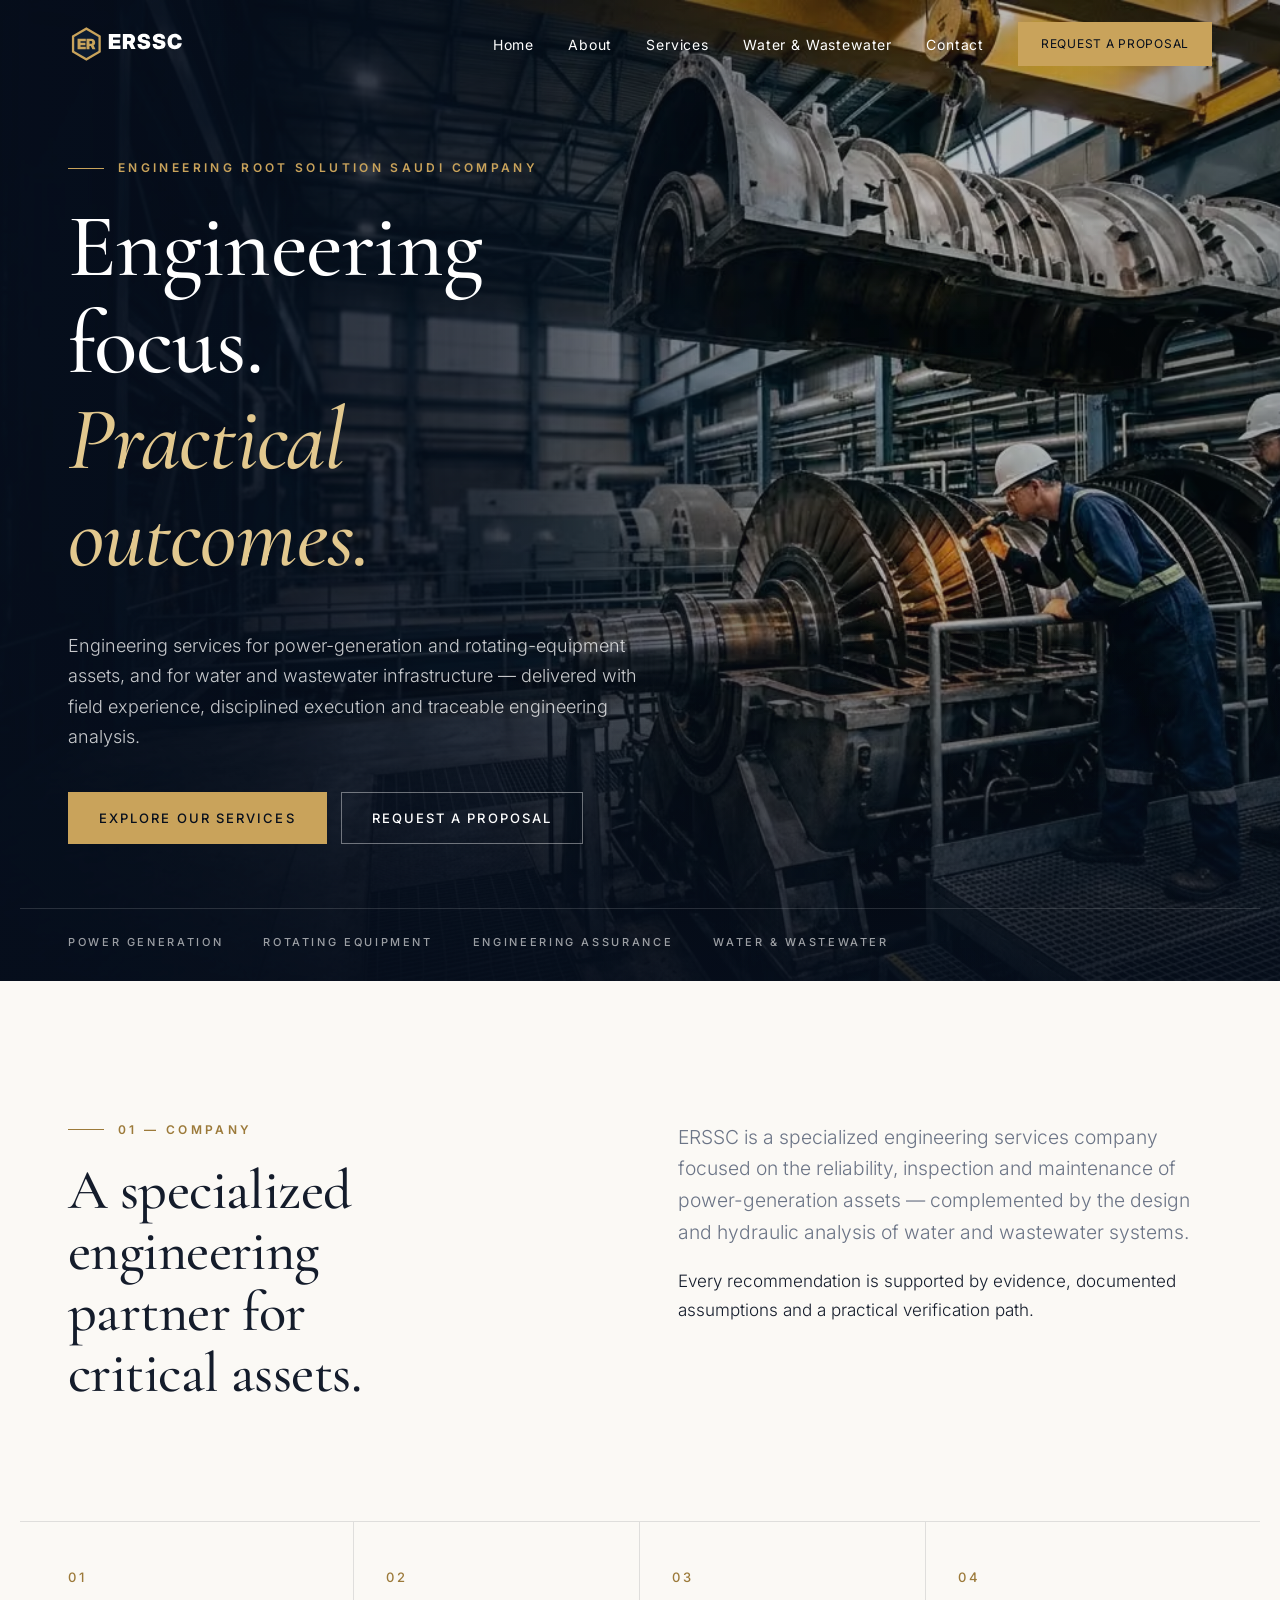
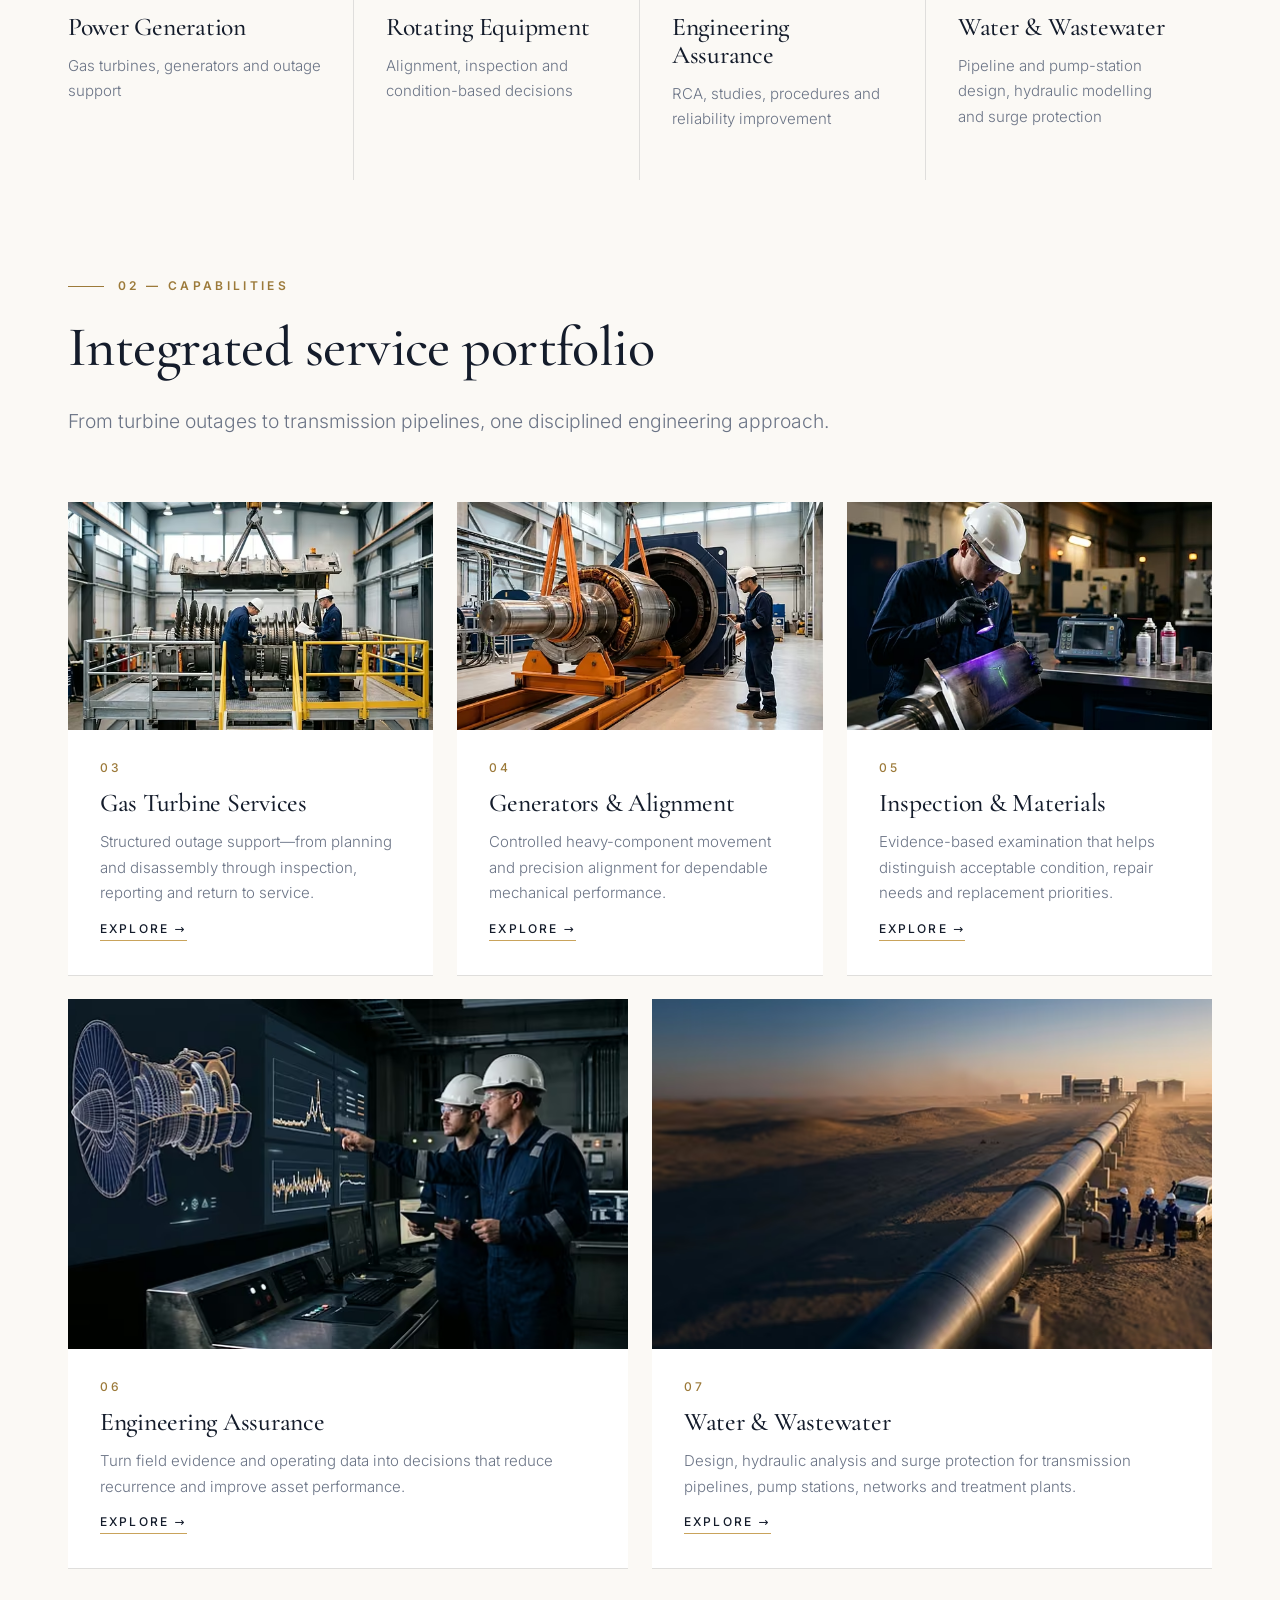
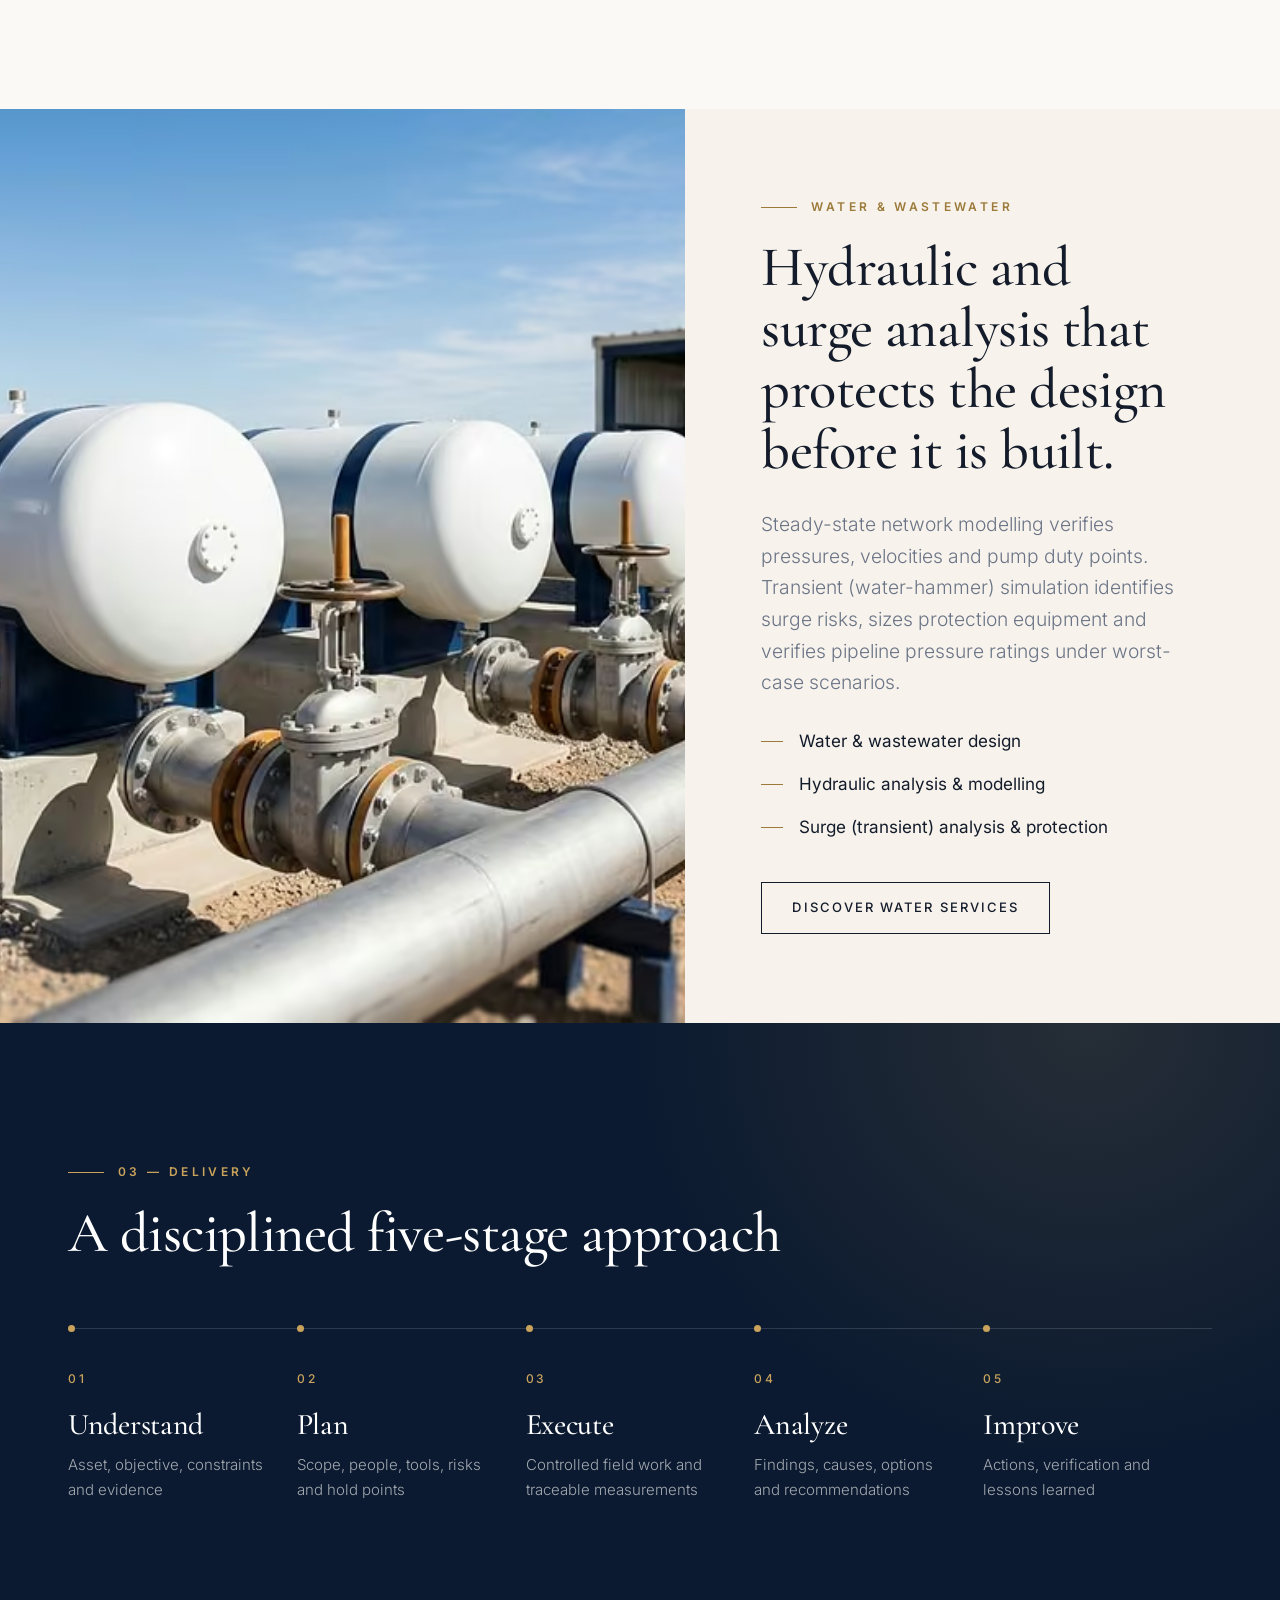
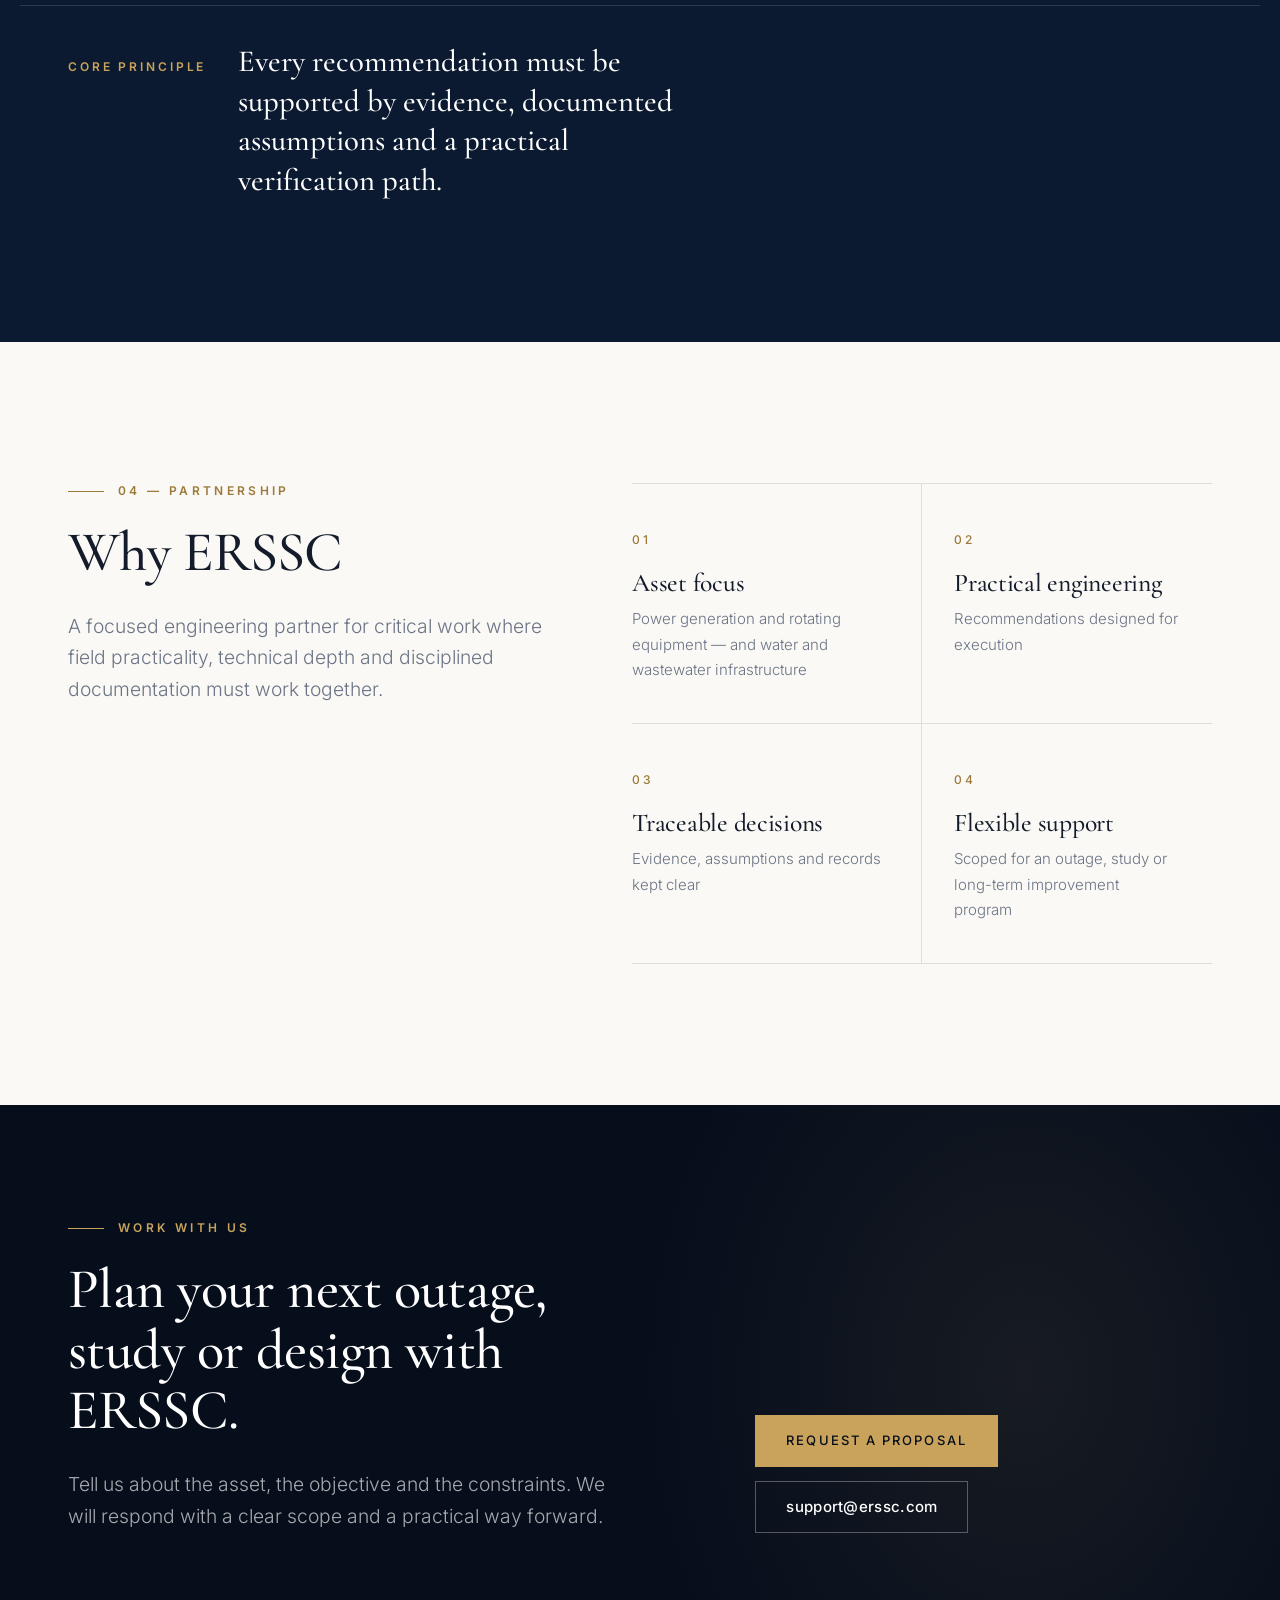
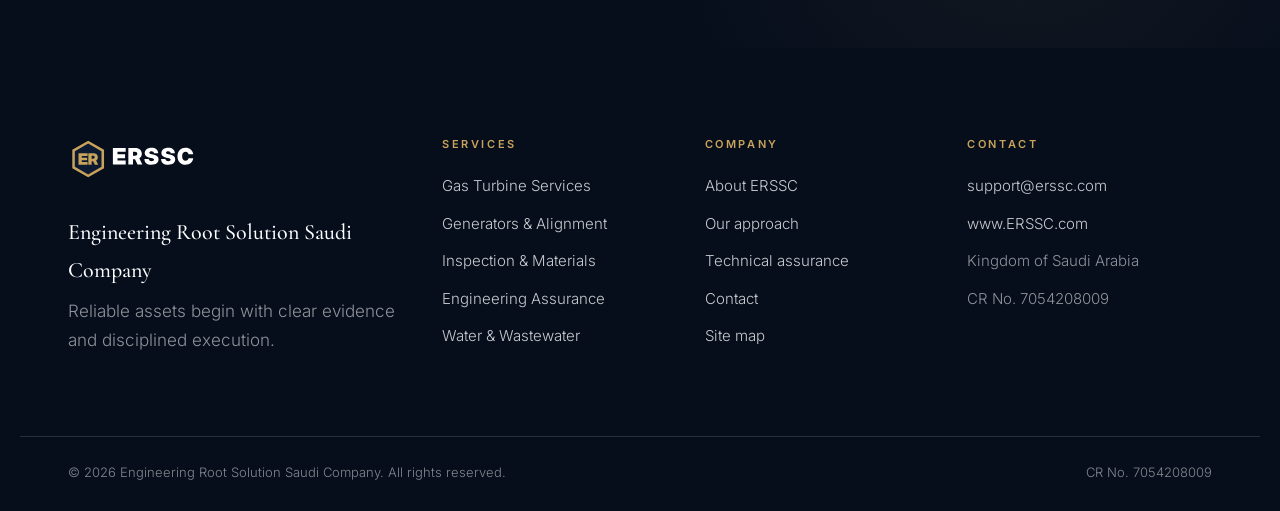
<file: index.html>
<!doctype html>
<html lang="en">
<head>
<meta charset="utf-8">
<meta name="viewport" content="width=device-width, initial-scale=1">
<title>ERSSC — Engineering Root Solution Saudi Company</title>
<meta name="description" content="ERSSC is a Saudi engineering services company for power-generation and rotating-equipment assets, and for water and wastewater design, hydraulic analysis and surge analysis.">
<link rel="canonical" href="https://erssc.com/">
<meta name="theme-color" content="#0B1A30">
<link rel="icon" href="/favicon.svg" type="image/svg+xml">
<link rel="icon" href="/favicon-32.png" sizes="32x32" type="image/png">
<link rel="apple-touch-icon" href="/apple-touch-icon.png">
<link rel="manifest" href="/site.webmanifest">
<meta property="og:type" content="website">
<meta property="og:site_name" content="ERSSC">
<meta property="og:title" content="ERSSC — Engineering Root Solution Saudi Company">
<meta property="og:description" content="ERSSC is a Saudi engineering services company for power-generation and rotating-equipment assets, and for water and wastewater design, hydraulic analysis and surge analysis.">
<meta property="og:url" content="https://erssc.com/">
<meta property="og:image" content="https://erssc.com/assets/img/og-image.jpg">
<meta name="twitter:card" content="summary_large_image">
<link rel="preload" href="/assets/fonts/cormorant.woff2" as="font" type="font/woff2" crossorigin>
<link rel="preload" href="/assets/fonts/inter.woff2" as="font" type="font/woff2" crossorigin>
<link rel="stylesheet" href="/assets/css/site.css">
<script type="application/ld+json">{"@context": "https://schema.org", "@type": "Organization", "name": "Engineering Root Solution Saudi Company", "alternateName": "ERSSC", "url": "https://erssc.com", "email": "support@erssc.com", "logo": "https://erssc.com/assets/img/icon-512.png", "address": {"@type": "PostalAddress", "addressCountry": "SA"}, "identifier": {"@type": "PropertyValue", "propertyID": "Commercial Registration", "value": "7054208009"}}</script>
<script defer src="/assets/js/site.js"></script>
</head>
<body>
<a class="skip" href="#main">Skip to content</a>
<header class="site-header on-dark" data-header>
  <div class="wrap header-inner">
    <a class="brand" href="/" aria-label="ERSSC home"><svg class="logo-svg" xmlns="http://www.w3.org/2000/svg" viewBox="0 0 701 240" role="img" aria-label="ERSSC — Engineering Root Solution Saudi Company"><polygon points="110.00,20.00 196.60,70.00 196.60,170.00 110.00,220.00 23.40,170.00 23.40,70.00" fill="#C9A35B"/><polygon points="110.00,36.00 182.75,78.00 182.75,162.00 110.00,204.00 37.25,162.00 37.25,78.00" fill="#0B1A30"/><path d="M57.353515625 152.0H106.939453125V136.875H75.228515625V127.3359375H104.490234375V112.7265625H75.228515625V103.1015625H106.939453125V87.9765625H57.353515625ZM110.955078125 152.0H128.830078125V131.9765625H136.822265625L146.404296875 152.0H165.009765625L153.279296875 128.109375C159.509765625 124.4140625 163.033203125 118.26953125 163.033203125 110.3203125C163.033203125 96.61328125 153.451171875 87.9765625 138.154296875 87.9765625H110.955078125ZM128.830078125 118.140625V102.5H136.822265625C142.193359375 102.5 145.587890625 105.63671875 145.587890625 110.3203125C145.587890625 115.00390625 142.193359375 118.140625 136.822265625 118.140625Z" fill="#C9A35B"/><path d="M244.84375 150.0H314.71484375V128.6875H270.03125V115.24609375H311.263671875V94.66015625H270.03125V81.09765625H314.71484375V59.78515625H244.84375ZM329.19140625 150.0H354.37890625V121.78515625H365.640625L379.142578125 150.0H405.359375L388.830078125 116.3359375C397.609375 111.12890625 402.57421875 102.470703125 402.57421875 91.26953125C402.57421875 71.955078125 389.072265625 59.78515625 367.517578125 59.78515625H329.19140625ZM354.37890625 102.2890625V80.25H365.640625C373.208984375 80.25 377.9921875 84.669921875 377.9921875 91.26953125C377.9921875 97.869140625 373.208984375 102.2890625 365.640625 102.2890625ZM455.498046875 151.453125C479.958984375 151.453125 493.9453125 140.67578125 493.9453125 121.78515625C493.9453125 107.375 485.166015625 99.3828125 464.458984375 95.568359375L457.193359375 94.236328125C447.80859375 92.541015625 443.751953125 90.240234375 443.751953125 85.94140625C443.751953125 81.400390625 448.716796875 78.19140625 455.80078125 78.19140625C463.30859375 78.19140625 468.333984375 82.06640625 468.939453125 88.36328125H492.068359375C491.462890625 69.47265625 477.83984375 58.33203125 455.31640625 58.33203125C433.3984375 58.33203125 418.443359375 70.017578125 418.443359375 87.15234375C418.443359375 100.533203125 427.888671875 109.796875 445.326171875 113.126953125L454.287109375 114.822265625C464.458984375 116.759765625 469.060546875 119.302734375 469.060546875 123.662109375C469.060546875 128.384765625 463.732421875 131.59375 455.80078125 131.59375C446.658203125 131.59375 440.90625 127.294921875 440.54296875 119.96875H416.748046875C416.748046875 140.251953125 430.4921875 151.453125 455.498046875 151.453125ZM546.4453125 151.453125C570.90625 151.453125 584.892578125 140.67578125 584.892578125 121.78515625C584.892578125 107.375 576.11328125 99.3828125 555.40625 95.568359375L548.140625 94.236328125C538.755859375 92.541015625 534.69921875 90.240234375 534.69921875 85.94140625C534.69921875 81.400390625 539.6640625 78.19140625 546.748046875 78.19140625C554.255859375 78.19140625 559.28125 82.06640625 559.88671875 88.36328125H583.015625C582.41015625 69.47265625 568.787109375 58.33203125 546.263671875 58.33203125C524.345703125 58.33203125 509.390625 70.017578125 509.390625 87.15234375C509.390625 100.533203125 518.8359375 109.796875 536.2734375 113.126953125L545.234375 114.822265625C555.40625 116.759765625 560.0078125 119.302734375 560.0078125 123.662109375C560.0078125 128.384765625 554.6796875 131.59375 546.748046875 131.59375C537.60546875 131.59375 531.853515625 127.294921875 531.490234375 119.96875H507.6953125C507.6953125 140.251953125 521.439453125 151.453125 546.4453125 151.453125ZM641.025390625 151.453125C664.09375 151.453125 680.380859375 137.40625 682.923828125 116.09375H657.5546875C655.98046875 124.5703125 650.16796875 129.65625 641.509765625 129.65625C629.21875 129.65625 622.619140625 120.6953125 622.619140625 104.953125C622.619140625 89.150390625 629.279296875 80.12890625 641.509765625 80.12890625C650.16796875 80.12890625 656.041015625 85.275390625 657.5546875 93.8125H682.923828125C680.44140625 72.5 664.09375 58.33203125 641.025390625 58.33203125C616.3828125 58.33203125 597.189453125 74.80078125 597.189453125 104.953125C597.189453125 134.86328125 616.3828125 151.453125 641.025390625 151.453125Z" fill="currentColor"/></svg></a>
    <nav class="nav" aria-label="Main">
      <button class="nav-toggle" aria-expanded="false" aria-controls="nav-list" data-nav-toggle><span></span><span></span><span class="sr">Menu</span></button>
      <ul id="nav-list" data-nav-list><li><a href="/" aria-current="page">Home</a></li><li><a href="/about">About</a></li><li><a href="/services">Services</a></li><li><a href="/services/water-wastewater">Water & Wastewater</a></li><li><a href="/contact">Contact</a></li><li class="nav-cta"><a class="btn btn-gold" href="/contact">Request a proposal</a></li></ul>
    </nav>
  </div>
</header>
<main id="main">

<section class="hero">
  <picture class="hero-img"><source type="image/avif" srcset="/assets/img/hero-640.avif 640w, /assets/img/hero-1024.avif 1024w, /assets/img/hero-1408.avif 1408w" sizes="100vw"><source type="image/webp" srcset="/assets/img/hero-640.webp 640w, /assets/img/hero-1024.webp 1024w, /assets/img/hero-1408.webp 1408w" sizes="100vw"><img src="/assets/img/hero-1024.webp" alt="Engineers inspecting an open gas turbine rotor in a power-plant turbine hall" width="1408" height="768" fetchpriority="high" loading="eager"></picture>
  <div class="hero-shade"></div>
  <div class="wrap hero-inner">
    <p class="kicker">Engineering Root Solution Saudi Company</p>
    <h1>Engineering focus.<br><em>Practical outcomes.</em></h1>
    <p class="lede">Engineering services for power-generation and rotating-equipment assets, and for water and wastewater infrastructure — delivered with field experience, disciplined execution and traceable engineering analysis.</p>
    <div class="hero-actions"><a class="btn btn-gold" href="/services">Explore our services</a><a class="btn btn-ghost" href="/contact">Request a proposal</a></div>
  </div>
  <div class="wrap hero-foot"><span>Power Generation</span><span>Rotating Equipment</span><span>Engineering Assurance</span><span>Water &amp; Wastewater</span></div>
</section>

<section class="intro" data-reveal>
  <div class="wrap intro-grid">
    <div><p class="kicker">01 — Company</p><h2>A specialized engineering partner for critical assets.</h2></div>
    <div><p class="lead">ERSSC is a specialized engineering services company focused on the reliability, inspection and maintenance of power-generation assets — complemented by the design and hydraulic analysis of water and wastewater systems.</p>
    <p>Every recommendation is supported by evidence, documented assumptions and a practical verification path.</p></div>
  </div>
  <div class="wrap pillars"><a class="pillar" href="/services/gas-turbines"><span class="pillar-n">01</span><h3>Power Generation</h3><p>Gas turbines, generators and outage support</p><span class="arrow" aria-hidden="true">→</span></a><a class="pillar" href="/services/generators-alignment"><span class="pillar-n">02</span><h3>Rotating Equipment</h3><p>Alignment, inspection and condition-based decisions</p><span class="arrow" aria-hidden="true">→</span></a><a class="pillar" href="/services/engineering-assurance"><span class="pillar-n">03</span><h3>Engineering Assurance</h3><p>RCA, studies, procedures and reliability improvement</p><span class="arrow" aria-hidden="true">→</span></a><a class="pillar" href="/services/water-wastewater"><span class="pillar-n">04</span><h3>Water & Wastewater</h3><p>Pipeline and pump-station design, hydraulic modelling and surge protection</p><span class="arrow" aria-hidden="true">→</span></a></div>
</section>

<section class="services" data-reveal>
  <div class="wrap section-head"><p class="kicker">02 — Capabilities</p><h2>Integrated service portfolio</h2><p class="lead">From turbine outages to transmission pipelines, one disciplined engineering approach.</p></div>
  <div class="wrap svc-grid"><a class="svc-card" href="/services/gas-turbines"><picture class=""><source type="image/avif" srcset="/assets/img/gt-overhaul-640.avif 640w, /assets/img/gt-overhaul-1024.avif 1024w, /assets/img/gt-overhaul-1408.avif 1408w" sizes="(min-width: 960px) 33vw, 100vw"><source type="image/webp" srcset="/assets/img/gt-overhaul-640.webp 640w, /assets/img/gt-overhaul-1024.webp 1024w, /assets/img/gt-overhaul-1408.webp 1408w" sizes="(min-width: 960px) 33vw, 100vw"><img src="/assets/img/gt-overhaul-1024.webp" alt="Gas Turbine Services" width="1408" height="768" loading="lazy" decoding="async"></picture><div class="svc-card-body"><span class="svc-n">03</span><h3>Gas Turbine Services</h3><p>Structured outage support—from planning and disassembly through inspection, reporting and return to service.</p><span class="link">Explore <span aria-hidden="true">→</span></span></div></a><a class="svc-card" href="/services/generators-alignment"><picture class=""><source type="image/avif" srcset="/assets/img/rotor-640.avif 640w, /assets/img/rotor-1024.avif 1024w, /assets/img/rotor-1408.avif 1408w" sizes="(min-width: 960px) 33vw, 100vw"><source type="image/webp" srcset="/assets/img/rotor-640.webp 640w, /assets/img/rotor-1024.webp 1024w, /assets/img/rotor-1408.webp 1408w" sizes="(min-width: 960px) 33vw, 100vw"><img src="/assets/img/rotor-1024.webp" alt="Generators &amp; Alignment" width="1408" height="768" loading="lazy" decoding="async"></picture><div class="svc-card-body"><span class="svc-n">04</span><h3>Generators & Alignment</h3><p>Controlled heavy-component movement and precision alignment for dependable mechanical performance.</p><span class="link">Explore <span aria-hidden="true">→</span></span></div></a><a class="svc-card" href="/services/inspection-materials"><picture class=""><source type="image/avif" srcset="/assets/img/ndt-640.avif 640w, /assets/img/ndt-1024.avif 1024w, /assets/img/ndt-1408.avif 1408w" sizes="(min-width: 960px) 33vw, 100vw"><source type="image/webp" srcset="/assets/img/ndt-640.webp 640w, /assets/img/ndt-1024.webp 1024w, /assets/img/ndt-1408.webp 1408w" sizes="(min-width: 960px) 33vw, 100vw"><img src="/assets/img/ndt-1024.webp" alt="Inspection &amp; Materials" width="1408" height="768" loading="lazy" decoding="async"></picture><div class="svc-card-body"><span class="svc-n">05</span><h3>Inspection & Materials</h3><p>Evidence-based examination that helps distinguish acceptable condition, repair needs and replacement priorities.</p><span class="link">Explore <span aria-hidden="true">→</span></span></div></a><a class="svc-card" href="/services/engineering-assurance"><picture class=""><source type="image/avif" srcset="/assets/img/rca-640.avif 640w, /assets/img/rca-1024.avif 1024w, /assets/img/rca-1408.avif 1408w" sizes="(min-width: 960px) 33vw, 100vw"><source type="image/webp" srcset="/assets/img/rca-640.webp 640w, /assets/img/rca-1024.webp 1024w, /assets/img/rca-1408.webp 1408w" sizes="(min-width: 960px) 33vw, 100vw"><img src="/assets/img/rca-1024.webp" alt="Engineering Assurance" width="1408" height="768" loading="lazy" decoding="async"></picture><div class="svc-card-body"><span class="svc-n">06</span><h3>Engineering Assurance</h3><p>Turn field evidence and operating data into decisions that reduce recurrence and improve asset performance.</p><span class="link">Explore <span aria-hidden="true">→</span></span></div></a><a class="svc-card" href="/services/water-wastewater"><picture class=""><source type="image/avif" srcset="/assets/img/water-pipeline-640.avif 640w, /assets/img/water-pipeline-1024.avif 1024w, /assets/img/water-pipeline-1408.avif 1408w" sizes="(min-width: 960px) 33vw, 100vw"><source type="image/webp" srcset="/assets/img/water-pipeline-640.webp 640w, /assets/img/water-pipeline-1024.webp 1024w, /assets/img/water-pipeline-1408.webp 1408w" sizes="(min-width: 960px) 33vw, 100vw"><img src="/assets/img/water-pipeline-1024.webp" alt="Water &amp; Wastewater" width="1408" height="768" loading="lazy" decoding="async"></picture><div class="svc-card-body"><span class="svc-n">07</span><h3>Water & Wastewater</h3><p>Design, hydraulic analysis and surge protection for transmission pipelines, pump stations, networks and treatment plants.</p><span class="link">Explore <span aria-hidden="true">→</span></span></div></a></div>
</section>

<section class="feature" data-reveal>
  <div class="feature-media"><picture class=""><source type="image/avif" srcset="/assets/img/water-surge-640.avif 640w, /assets/img/water-surge-1024.avif 1024w, /assets/img/water-surge-1408.avif 1408w" sizes="(min-width: 960px) 55vw, 100vw"><source type="image/webp" srcset="/assets/img/water-surge-640.webp 640w, /assets/img/water-surge-1024.webp 1024w, /assets/img/water-surge-1408.webp 1408w" sizes="(min-width: 960px) 55vw, 100vw"><img src="/assets/img/water-surge-1024.webp" alt="Surge vessels protecting a water transmission pump station" width="1408" height="768" loading="lazy" decoding="async"></picture></div>
  <div class="feature-copy">
    <p class="kicker">Water &amp; Wastewater</p>
    <h2>Hydraulic and surge analysis that protects the design before it is built.</h2>
    <p class="lead">Steady-state network modelling verifies pressures, velocities and pump duty points. Transient (water-hammer) simulation identifies surge risks, sizes protection equipment and verifies pipeline pressure ratings under worst-case scenarios.</p>
    <ul class="ticks"><li>Water &amp; wastewater design</li><li>Hydraulic analysis &amp; modelling</li><li>Surge (transient) analysis &amp; protection</li></ul>
    <a class="btn btn-line-dark" href="/services/water-wastewater">Discover water services</a>
  </div>
</section>

<section class="approach" data-reveal>
  <div class="wrap section-head light"><p class="kicker">03 — Delivery</p><h2>A disciplined five-stage approach</h2></div>
  <ol class="wrap steps"><li><span class="step-n">01</span><h3>Understand</h3><p>Asset, objective, constraints and evidence</p></li><li><span class="step-n">02</span><h3>Plan</h3><p>Scope, people, tools, risks and hold points</p></li><li><span class="step-n">03</span><h3>Execute</h3><p>Controlled field work and traceable measurements</p></li><li><span class="step-n">04</span><h3>Analyze</h3><p>Findings, causes, options and recommendations</p></li><li><span class="step-n">05</span><h3>Improve</h3><p>Actions, verification and lessons learned</p></li></ol>
  <div class="wrap principle"><span>Core principle</span><p>Every recommendation must be supported by evidence, documented assumptions and a practical verification path.</p></div>
</section>

<section class="why" data-reveal>
  <div class="wrap why-grid">
    <div class="why-head"><p class="kicker">04 — Partnership</p><h2>Why ERSSC</h2><p class="lead">A focused engineering partner for critical work where field practicality, technical depth and disciplined documentation must work together.</p></div>
    <div class="why-list"><div class="why-item"><span class="why-n">01</span><h3>Asset focus</h3><p>Power generation and rotating equipment — and water and wastewater infrastructure</p></div><div class="why-item"><span class="why-n">02</span><h3>Practical engineering</h3><p>Recommendations designed for execution</p></div><div class="why-item"><span class="why-n">03</span><h3>Traceable decisions</h3><p>Evidence, assumptions and records kept clear</p></div><div class="why-item"><span class="why-n">04</span><h3>Flexible support</h3><p>Scoped for an outage, study or long-term improvement program</p></div></div>
  </div>
</section>
<section class="cta" data-reveal>
  <div class="wrap cta-inner">
    <div><p class="kicker">Work with us</p><h2>Plan your next outage, study or design with ERSSC.</h2><p class="lead">Tell us about the asset, the objective and the constraints. We will respond with a clear scope and a practical way forward.</p></div>
    <div class="cta-actions"><a class="btn btn-gold" href="/contact">Request a proposal</a><a class="btn btn-line" href="mailto:support@erssc.com">support@erssc.com</a></div>
  </div>
</section>
</main>
<footer class="site-footer">
  <div class="wrap footer-grid">
    <div class="footer-brand">
      <a class="brand" href="/" aria-label="ERSSC home"><svg class="logo-svg" xmlns="http://www.w3.org/2000/svg" viewBox="0 0 701 240" role="img" aria-label="ERSSC — Engineering Root Solution Saudi Company"><polygon points="110.00,20.00 196.60,70.00 196.60,170.00 110.00,220.00 23.40,170.00 23.40,70.00" fill="#C9A35B"/><polygon points="110.00,36.00 182.75,78.00 182.75,162.00 110.00,204.00 37.25,162.00 37.25,78.00" fill="#0B1A30"/><path d="M57.353515625 152.0H106.939453125V136.875H75.228515625V127.3359375H104.490234375V112.7265625H75.228515625V103.1015625H106.939453125V87.9765625H57.353515625ZM110.955078125 152.0H128.830078125V131.9765625H136.822265625L146.404296875 152.0H165.009765625L153.279296875 128.109375C159.509765625 124.4140625 163.033203125 118.26953125 163.033203125 110.3203125C163.033203125 96.61328125 153.451171875 87.9765625 138.154296875 87.9765625H110.955078125ZM128.830078125 118.140625V102.5H136.822265625C142.193359375 102.5 145.587890625 105.63671875 145.587890625 110.3203125C145.587890625 115.00390625 142.193359375 118.140625 136.822265625 118.140625Z" fill="#C9A35B"/><path d="M244.84375 150.0H314.71484375V128.6875H270.03125V115.24609375H311.263671875V94.66015625H270.03125V81.09765625H314.71484375V59.78515625H244.84375ZM329.19140625 150.0H354.37890625V121.78515625H365.640625L379.142578125 150.0H405.359375L388.830078125 116.3359375C397.609375 111.12890625 402.57421875 102.470703125 402.57421875 91.26953125C402.57421875 71.955078125 389.072265625 59.78515625 367.517578125 59.78515625H329.19140625ZM354.37890625 102.2890625V80.25H365.640625C373.208984375 80.25 377.9921875 84.669921875 377.9921875 91.26953125C377.9921875 97.869140625 373.208984375 102.2890625 365.640625 102.2890625ZM455.498046875 151.453125C479.958984375 151.453125 493.9453125 140.67578125 493.9453125 121.78515625C493.9453125 107.375 485.166015625 99.3828125 464.458984375 95.568359375L457.193359375 94.236328125C447.80859375 92.541015625 443.751953125 90.240234375 443.751953125 85.94140625C443.751953125 81.400390625 448.716796875 78.19140625 455.80078125 78.19140625C463.30859375 78.19140625 468.333984375 82.06640625 468.939453125 88.36328125H492.068359375C491.462890625 69.47265625 477.83984375 58.33203125 455.31640625 58.33203125C433.3984375 58.33203125 418.443359375 70.017578125 418.443359375 87.15234375C418.443359375 100.533203125 427.888671875 109.796875 445.326171875 113.126953125L454.287109375 114.822265625C464.458984375 116.759765625 469.060546875 119.302734375 469.060546875 123.662109375C469.060546875 128.384765625 463.732421875 131.59375 455.80078125 131.59375C446.658203125 131.59375 440.90625 127.294921875 440.54296875 119.96875H416.748046875C416.748046875 140.251953125 430.4921875 151.453125 455.498046875 151.453125ZM546.4453125 151.453125C570.90625 151.453125 584.892578125 140.67578125 584.892578125 121.78515625C584.892578125 107.375 576.11328125 99.3828125 555.40625 95.568359375L548.140625 94.236328125C538.755859375 92.541015625 534.69921875 90.240234375 534.69921875 85.94140625C534.69921875 81.400390625 539.6640625 78.19140625 546.748046875 78.19140625C554.255859375 78.19140625 559.28125 82.06640625 559.88671875 88.36328125H583.015625C582.41015625 69.47265625 568.787109375 58.33203125 546.263671875 58.33203125C524.345703125 58.33203125 509.390625 70.017578125 509.390625 87.15234375C509.390625 100.533203125 518.8359375 109.796875 536.2734375 113.126953125L545.234375 114.822265625C555.40625 116.759765625 560.0078125 119.302734375 560.0078125 123.662109375C560.0078125 128.384765625 554.6796875 131.59375 546.748046875 131.59375C537.60546875 131.59375 531.853515625 127.294921875 531.490234375 119.96875H507.6953125C507.6953125 140.251953125 521.439453125 151.453125 546.4453125 151.453125ZM641.025390625 151.453125C664.09375 151.453125 680.380859375 137.40625 682.923828125 116.09375H657.5546875C655.98046875 124.5703125 650.16796875 129.65625 641.509765625 129.65625C629.21875 129.65625 622.619140625 120.6953125 622.619140625 104.953125C622.619140625 89.150390625 629.279296875 80.12890625 641.509765625 80.12890625C650.16796875 80.12890625 656.041015625 85.275390625 657.5546875 93.8125H682.923828125C680.44140625 72.5 664.09375 58.33203125 641.025390625 58.33203125C616.3828125 58.33203125 597.189453125 74.80078125 597.189453125 104.953125C597.189453125 134.86328125 616.3828125 151.453125 641.025390625 151.453125Z" fill="currentColor"/></svg></a>
      <p class="footer-name">Engineering Root Solution Saudi Company</p>
      <p class="muted">Reliable assets begin with clear evidence and disciplined execution.</p>
    </div>
    <div><h2 class="footer-h">Services</h2><ul class="footer-list"><li><a href="/services/gas-turbines">Gas Turbine Services</a></li><li><a href="/services/generators-alignment">Generators & Alignment</a></li><li><a href="/services/inspection-materials">Inspection & Materials</a></li><li><a href="/services/engineering-assurance">Engineering Assurance</a></li><li><a href="/services/water-wastewater">Water & Wastewater</a></li></ul></div>
    <div><h2 class="footer-h">Company</h2><ul class="footer-list"><li><a href="/about">About ERSSC</a></li><li><a href="/about#approach">Our approach</a></li><li><a href="/about#assurance">Technical assurance</a></li><li><a href="/contact">Contact</a></li><li><a href="/sitemap">Site map</a></li></ul></div>
    <div><h2 class="footer-h">Contact</h2><ul class="footer-list">
      <li><a href="mailto:support@erssc.com">support@erssc.com</a></li><li><a href="https://erssc.com">www.ERSSC.com</a></li><li class="muted">Kingdom of Saudi Arabia</li><li class="muted">CR No. 7054208009</li></ul></div>
  </div>
  <div class="wrap footer-base"><span>© 2026 Engineering Root Solution Saudi Company. All rights reserved.</span><span>CR No. 7054208009</span></div>
</footer>
</body>
</html>
</file>
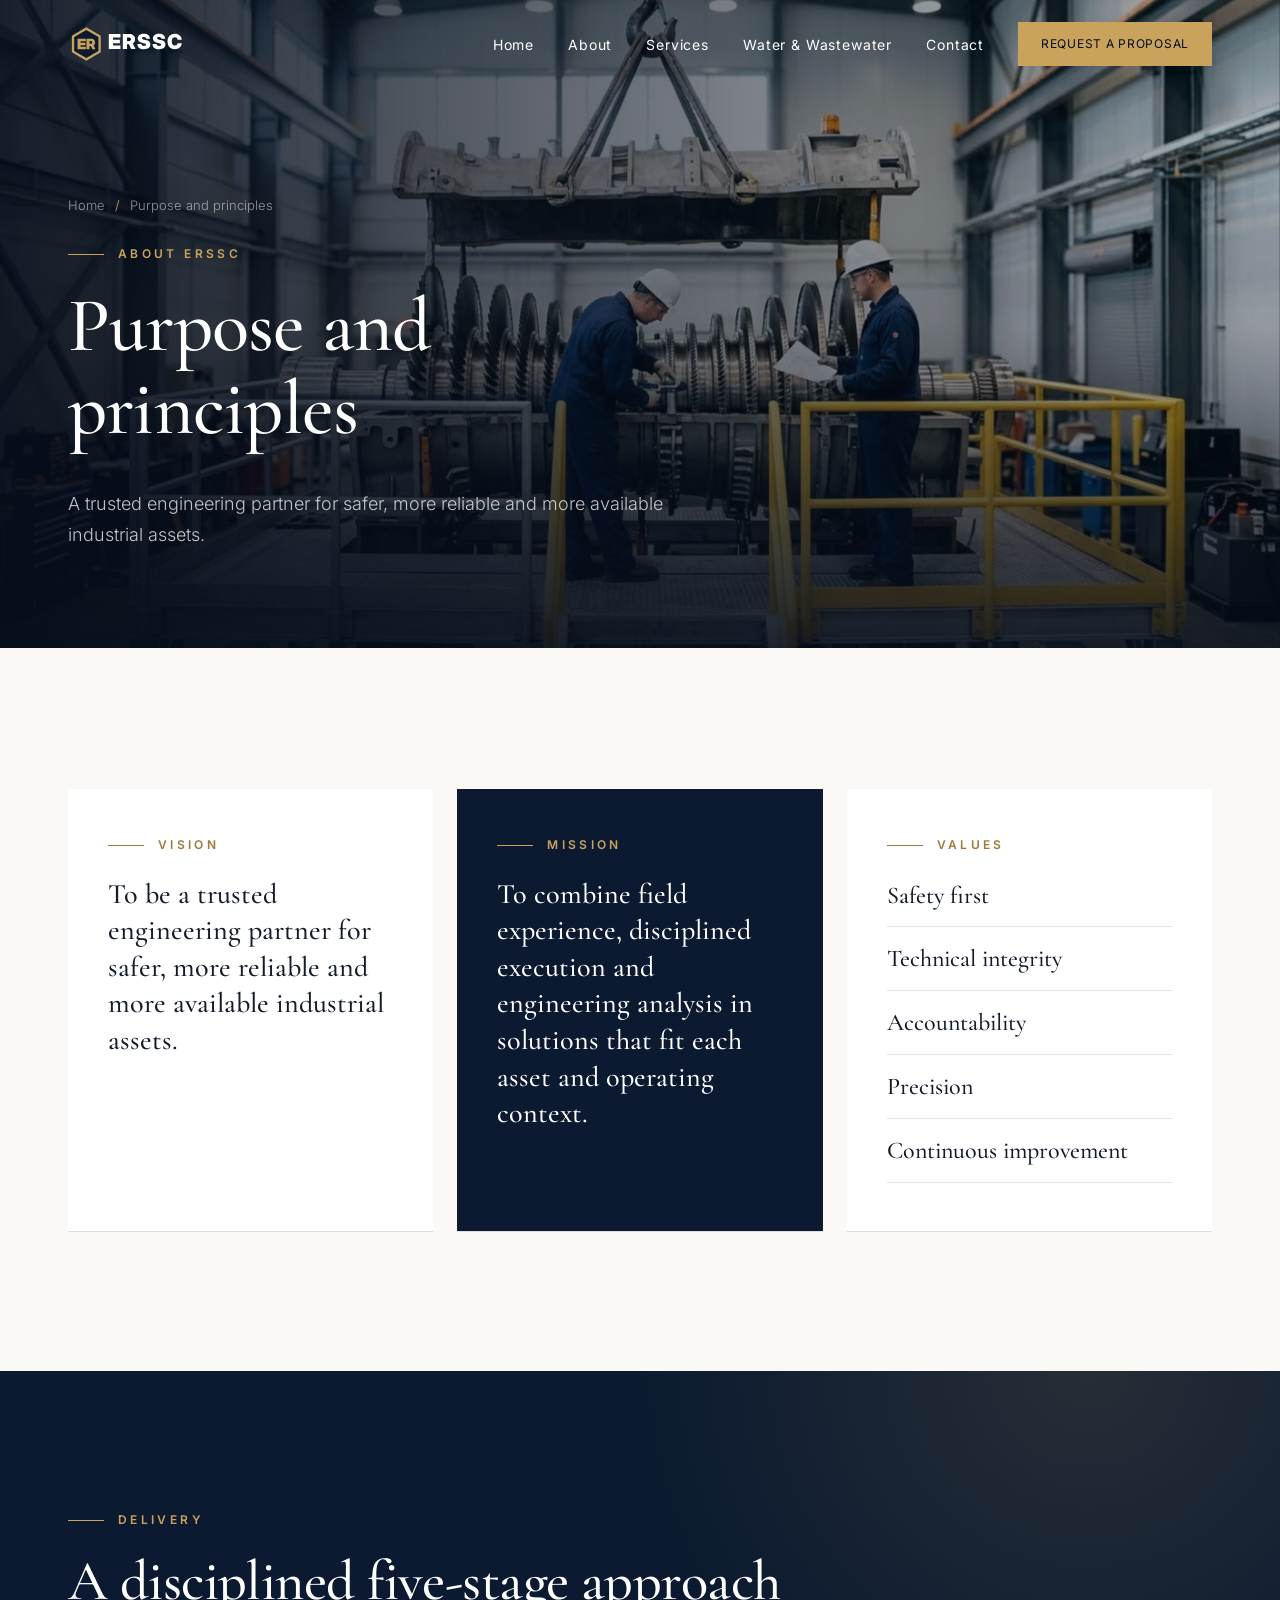
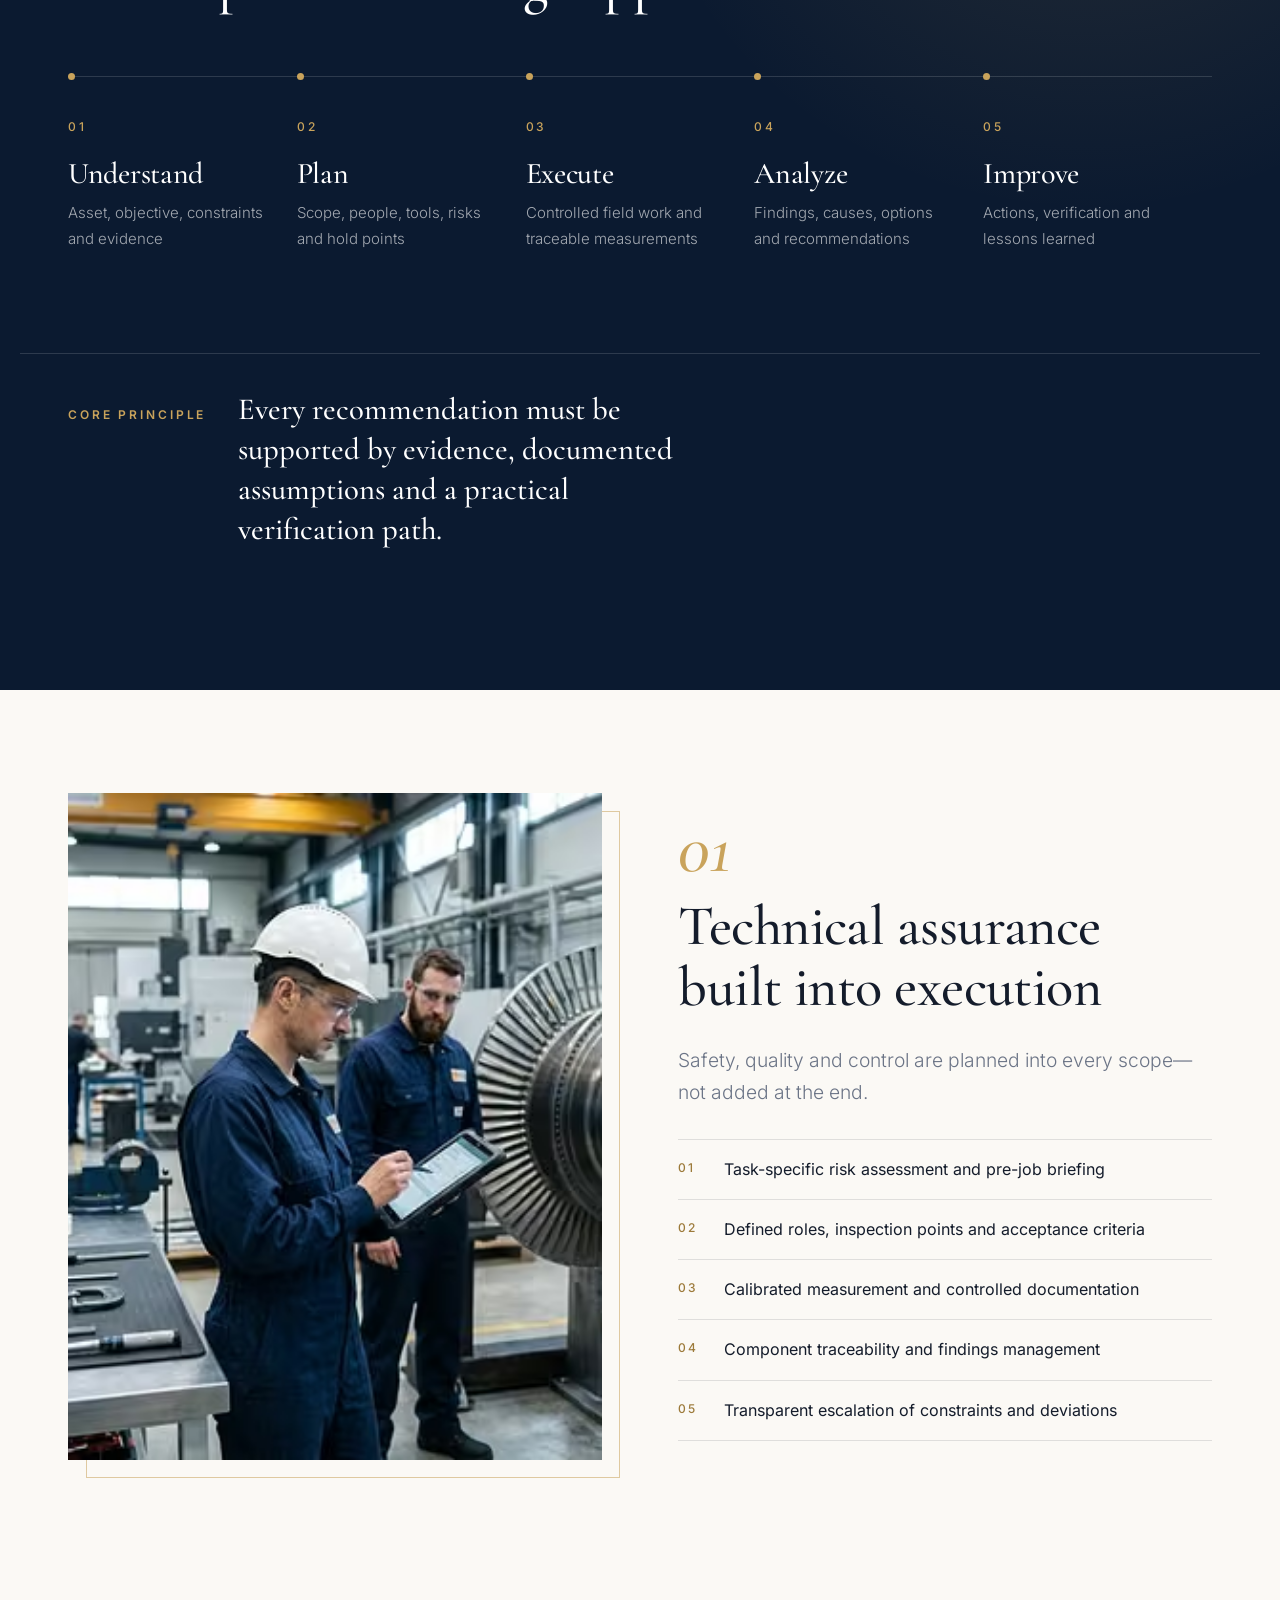
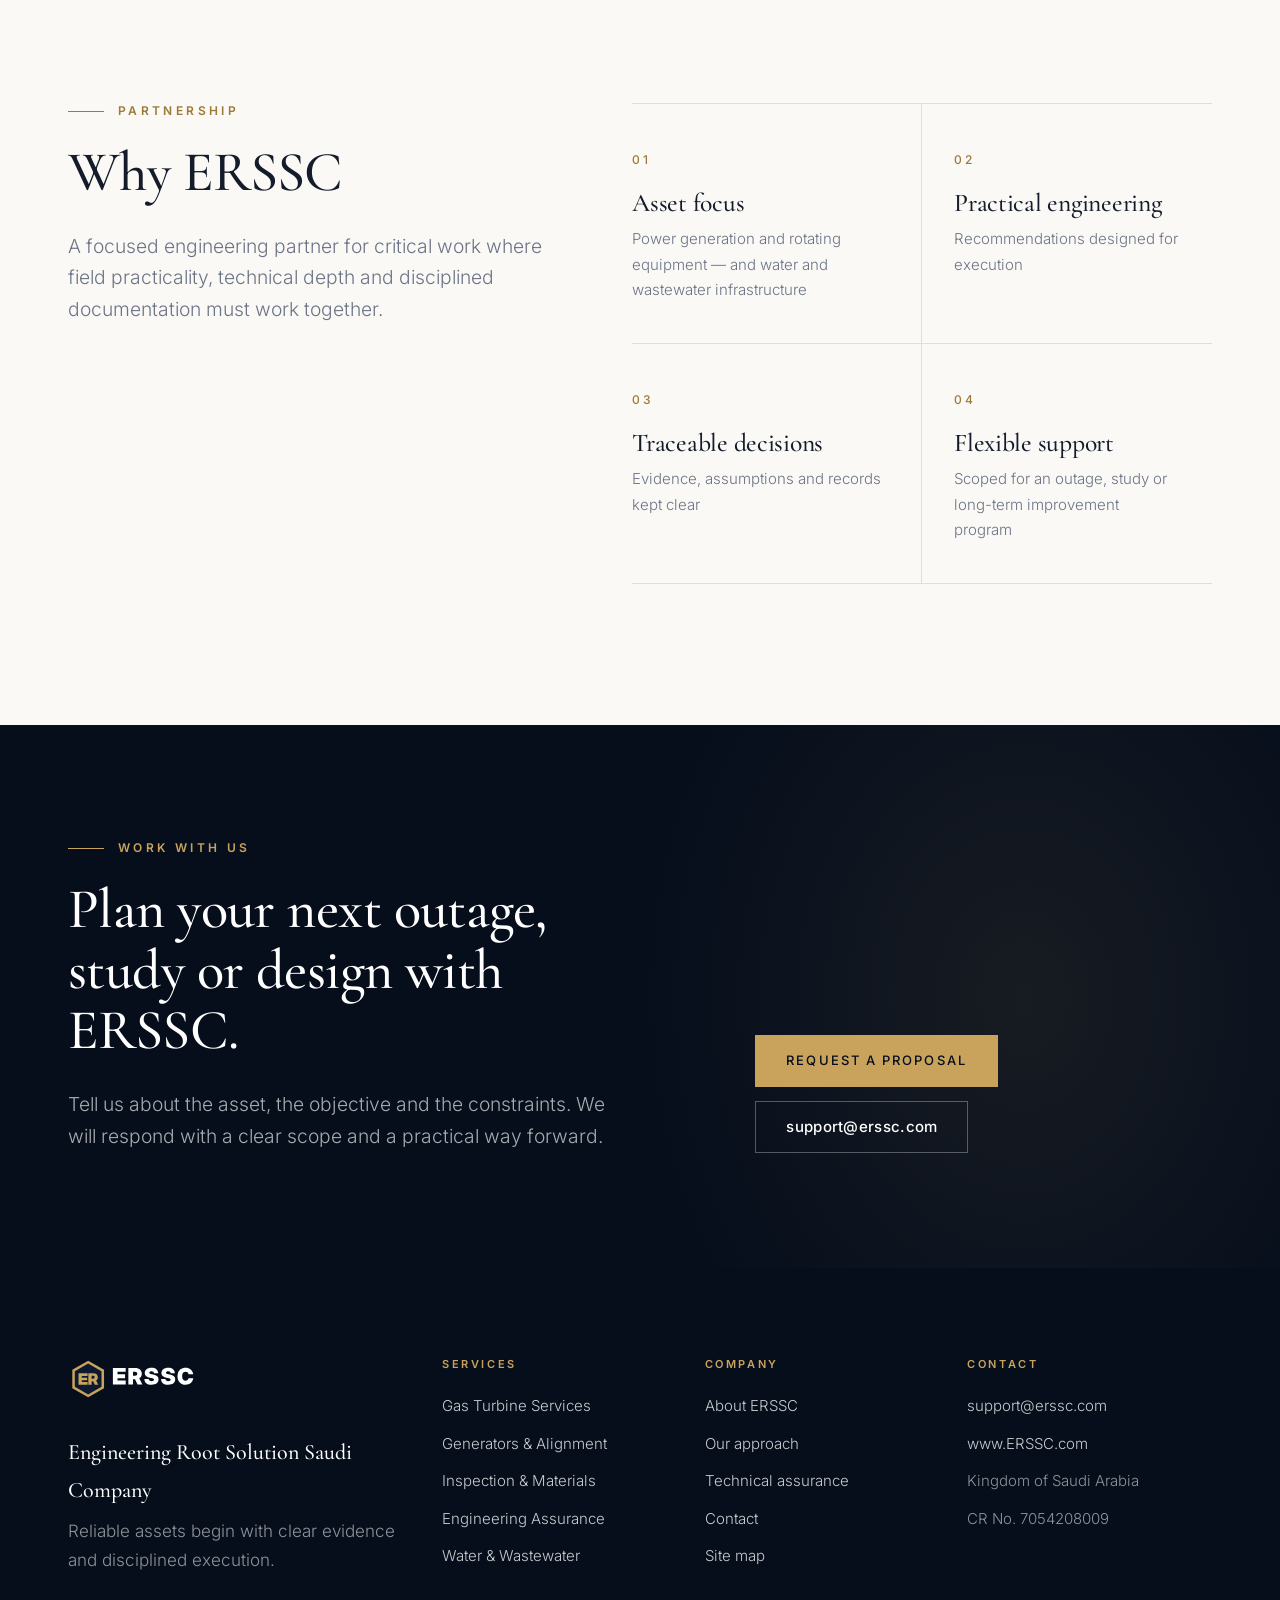
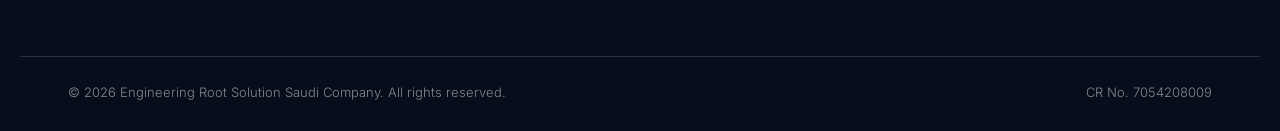
<file: about.html>
<!doctype html>
<html lang="en">
<head>
<meta charset="utf-8">
<meta name="viewport" content="width=device-width, initial-scale=1">
<title>About | ERSSC</title>
<meta name="description" content="ERSSC vision, mission and values — a trusted engineering partner for safer, more reliable and more available industrial assets.">
<link rel="canonical" href="https://erssc.com/about">
<meta name="theme-color" content="#0B1A30">
<link rel="icon" href="/favicon.svg" type="image/svg+xml">
<link rel="icon" href="/favicon-32.png" sizes="32x32" type="image/png">
<link rel="apple-touch-icon" href="/apple-touch-icon.png">
<link rel="manifest" href="/site.webmanifest">
<meta property="og:type" content="website">
<meta property="og:site_name" content="ERSSC">
<meta property="og:title" content="About | ERSSC">
<meta property="og:description" content="ERSSC vision, mission and values — a trusted engineering partner for safer, more reliable and more available industrial assets.">
<meta property="og:url" content="https://erssc.com/about">
<meta property="og:image" content="https://erssc.com/assets/img/og-image.jpg">
<meta name="twitter:card" content="summary_large_image">
<link rel="preload" href="/assets/fonts/cormorant.woff2" as="font" type="font/woff2" crossorigin>
<link rel="preload" href="/assets/fonts/inter.woff2" as="font" type="font/woff2" crossorigin>
<link rel="stylesheet" href="/assets/css/site.css">
<script type="application/ld+json">{"@context": "https://schema.org", "@type": "Organization", "name": "Engineering Root Solution Saudi Company", "alternateName": "ERSSC", "url": "https://erssc.com", "email": "support@erssc.com", "logo": "https://erssc.com/assets/img/icon-512.png", "address": {"@type": "PostalAddress", "addressCountry": "SA"}, "identifier": {"@type": "PropertyValue", "propertyID": "Commercial Registration", "value": "7054208009"}}</script>
<script defer src="/assets/js/site.js"></script>
</head>
<body>
<a class="skip" href="#main">Skip to content</a>
<header class="site-header on-dark" data-header>
  <div class="wrap header-inner">
    <a class="brand" href="/" aria-label="ERSSC home"><svg class="logo-svg" xmlns="http://www.w3.org/2000/svg" viewBox="0 0 701 240" role="img" aria-label="ERSSC — Engineering Root Solution Saudi Company"><polygon points="110.00,20.00 196.60,70.00 196.60,170.00 110.00,220.00 23.40,170.00 23.40,70.00" fill="#C9A35B"/><polygon points="110.00,36.00 182.75,78.00 182.75,162.00 110.00,204.00 37.25,162.00 37.25,78.00" fill="#0B1A30"/><path d="M57.353515625 152.0H106.939453125V136.875H75.228515625V127.3359375H104.490234375V112.7265625H75.228515625V103.1015625H106.939453125V87.9765625H57.353515625ZM110.955078125 152.0H128.830078125V131.9765625H136.822265625L146.404296875 152.0H165.009765625L153.279296875 128.109375C159.509765625 124.4140625 163.033203125 118.26953125 163.033203125 110.3203125C163.033203125 96.61328125 153.451171875 87.9765625 138.154296875 87.9765625H110.955078125ZM128.830078125 118.140625V102.5H136.822265625C142.193359375 102.5 145.587890625 105.63671875 145.587890625 110.3203125C145.587890625 115.00390625 142.193359375 118.140625 136.822265625 118.140625Z" fill="#C9A35B"/><path d="M244.84375 150.0H314.71484375V128.6875H270.03125V115.24609375H311.263671875V94.66015625H270.03125V81.09765625H314.71484375V59.78515625H244.84375ZM329.19140625 150.0H354.37890625V121.78515625H365.640625L379.142578125 150.0H405.359375L388.830078125 116.3359375C397.609375 111.12890625 402.57421875 102.470703125 402.57421875 91.26953125C402.57421875 71.955078125 389.072265625 59.78515625 367.517578125 59.78515625H329.19140625ZM354.37890625 102.2890625V80.25H365.640625C373.208984375 80.25 377.9921875 84.669921875 377.9921875 91.26953125C377.9921875 97.869140625 373.208984375 102.2890625 365.640625 102.2890625ZM455.498046875 151.453125C479.958984375 151.453125 493.9453125 140.67578125 493.9453125 121.78515625C493.9453125 107.375 485.166015625 99.3828125 464.458984375 95.568359375L457.193359375 94.236328125C447.80859375 92.541015625 443.751953125 90.240234375 443.751953125 85.94140625C443.751953125 81.400390625 448.716796875 78.19140625 455.80078125 78.19140625C463.30859375 78.19140625 468.333984375 82.06640625 468.939453125 88.36328125H492.068359375C491.462890625 69.47265625 477.83984375 58.33203125 455.31640625 58.33203125C433.3984375 58.33203125 418.443359375 70.017578125 418.443359375 87.15234375C418.443359375 100.533203125 427.888671875 109.796875 445.326171875 113.126953125L454.287109375 114.822265625C464.458984375 116.759765625 469.060546875 119.302734375 469.060546875 123.662109375C469.060546875 128.384765625 463.732421875 131.59375 455.80078125 131.59375C446.658203125 131.59375 440.90625 127.294921875 440.54296875 119.96875H416.748046875C416.748046875 140.251953125 430.4921875 151.453125 455.498046875 151.453125ZM546.4453125 151.453125C570.90625 151.453125 584.892578125 140.67578125 584.892578125 121.78515625C584.892578125 107.375 576.11328125 99.3828125 555.40625 95.568359375L548.140625 94.236328125C538.755859375 92.541015625 534.69921875 90.240234375 534.69921875 85.94140625C534.69921875 81.400390625 539.6640625 78.19140625 546.748046875 78.19140625C554.255859375 78.19140625 559.28125 82.06640625 559.88671875 88.36328125H583.015625C582.41015625 69.47265625 568.787109375 58.33203125 546.263671875 58.33203125C524.345703125 58.33203125 509.390625 70.017578125 509.390625 87.15234375C509.390625 100.533203125 518.8359375 109.796875 536.2734375 113.126953125L545.234375 114.822265625C555.40625 116.759765625 560.0078125 119.302734375 560.0078125 123.662109375C560.0078125 128.384765625 554.6796875 131.59375 546.748046875 131.59375C537.60546875 131.59375 531.853515625 127.294921875 531.490234375 119.96875H507.6953125C507.6953125 140.251953125 521.439453125 151.453125 546.4453125 151.453125ZM641.025390625 151.453125C664.09375 151.453125 680.380859375 137.40625 682.923828125 116.09375H657.5546875C655.98046875 124.5703125 650.16796875 129.65625 641.509765625 129.65625C629.21875 129.65625 622.619140625 120.6953125 622.619140625 104.953125C622.619140625 89.150390625 629.279296875 80.12890625 641.509765625 80.12890625C650.16796875 80.12890625 656.041015625 85.275390625 657.5546875 93.8125H682.923828125C680.44140625 72.5 664.09375 58.33203125 641.025390625 58.33203125C616.3828125 58.33203125 597.189453125 74.80078125 597.189453125 104.953125C597.189453125 134.86328125 616.3828125 151.453125 641.025390625 151.453125Z" fill="currentColor"/></svg></a>
    <nav class="nav" aria-label="Main">
      <button class="nav-toggle" aria-expanded="false" aria-controls="nav-list" data-nav-toggle><span></span><span></span><span class="sr">Menu</span></button>
      <ul id="nav-list" data-nav-list><li><a href="/">Home</a></li><li><a href="/about" aria-current="page">About</a></li><li><a href="/services">Services</a></li><li><a href="/services/water-wastewater">Water & Wastewater</a></li><li><a href="/contact">Contact</a></li><li class="nav-cta"><a class="btn btn-gold" href="/contact">Request a proposal</a></li></ul>
    </nav>
  </div>
</header>
<main id="main">
<section class="page-hero">
  <picture class="page-hero-img"><source type="image/avif" srcset="/assets/img/gt-overhaul-640.avif 640w, /assets/img/gt-overhaul-1024.avif 1024w, /assets/img/gt-overhaul-1408.avif 1408w" sizes="100vw"><source type="image/webp" srcset="/assets/img/gt-overhaul-640.webp 640w, /assets/img/gt-overhaul-1024.webp 1024w, /assets/img/gt-overhaul-1408.webp 1408w" sizes="100vw"><img src="/assets/img/gt-overhaul-1024.webp" alt="Engineers inspecting a turbine rotor while the casing is lifted" width="1408" height="768" fetchpriority="high" loading="eager"></picture>
  <div class="page-hero-shade"></div>
  <div class="wrap page-hero-inner"><nav class="crumbs" aria-label="Breadcrumb"><ol><li><a href="/">Home</a></li><li aria-current="page">Purpose and principles</li></ol></nav><p class="kicker">About ERSSC</p><h1>Purpose and principles</h1><p class="lede">A trusted engineering partner for safer, more reliable and more available industrial assets.</p></div>
</section>

<section class="vmv" data-reveal>
  <div class="wrap vmv-grid">
    <div class="vmv-item"><p class="kicker">Vision</p><p class="vmv-text">To be a trusted engineering partner for safer, more reliable and more available industrial assets.</p></div>
    <div class="vmv-item dark"><p class="kicker">Mission</p><p class="vmv-text">To combine field experience, disciplined execution and engineering analysis in solutions that fit each asset and operating context.</p></div>
    <div class="vmv-item"><p class="kicker">Values</p><ul class="values"><li>Safety first</li><li>Technical integrity</li><li>Accountability</li><li>Precision</li><li>Continuous improvement</li></ul></div>
  </div>
</section>
<section class="approach" id="approach" data-reveal>
  <div class="wrap section-head light"><p class="kicker">Delivery</p><h2>A disciplined five-stage approach</h2></div>
  <ol class="wrap steps"><li><span class="step-n">01</span><h3>Understand</h3><p>Asset, objective, constraints and evidence</p></li><li><span class="step-n">02</span><h3>Plan</h3><p>Scope, people, tools, risks and hold points</p></li><li><span class="step-n">03</span><h3>Execute</h3><p>Controlled field work and traceable measurements</p></li><li><span class="step-n">04</span><h3>Analyze</h3><p>Findings, causes, options and recommendations</p></li><li><span class="step-n">05</span><h3>Improve</h3><p>Actions, verification and lessons learned</p></li></ol>
  <div class="wrap principle"><span>Core principle</span><p>Every recommendation must be supported by evidence, documented assumptions and a practical verification path.</p></div>
</section>
<section class="detail" id="assurance" data-reveal>
  <div class="wrap detail-grid">
    <div class="detail-media"><picture class=""><source type="image/avif" srcset="/assets/img/assurance-640.avif 640w, /assets/img/assurance-1024.avif 1024w, /assets/img/assurance-1408.avif 1408w" sizes="(min-width: 960px) 50vw, 100vw"><source type="image/webp" srcset="/assets/img/assurance-640.webp 640w, /assets/img/assurance-1024.webp 1024w, /assets/img/assurance-1408.webp 1408w" sizes="(min-width: 960px) 50vw, 100vw"><img src="/assets/img/assurance-1024.webp" alt="Engineers reviewing an inspection checklist beside a turbine rotor" width="1408" height="768" loading="lazy" decoding="async"></picture></div>
    <div class="detail-copy">
      <p class="index">01</p>
      <h2>Technical assurance built into execution</h2>
      <p class="lead">Safety, quality and control are planned into every scope—not added at the end.</p>
      <ol class="points"><li><span class="num">01</span><span>Task-specific risk assessment and pre-job briefing</span></li><li><span class="num">02</span><span>Defined roles, inspection points and acceptance criteria</span></li><li><span class="num">03</span><span>Calibrated measurement and controlled documentation</span></li><li><span class="num">04</span><span>Component traceability and findings management</span></li><li><span class="num">05</span><span>Transparent escalation of constraints and deviations</span></li></ol>
    </div>
  </div>
</section>

<section class="why" data-reveal>
  <div class="wrap why-grid">
    <div class="why-head"><p class="kicker">Partnership</p><h2>Why ERSSC</h2><p class="lead">A focused engineering partner for critical work where field practicality, technical depth and disciplined documentation must work together.</p></div>
    <div class="why-list"><div class="why-item"><span class="why-n">01</span><h3>Asset focus</h3><p>Power generation and rotating equipment — and water and wastewater infrastructure</p></div><div class="why-item"><span class="why-n">02</span><h3>Practical engineering</h3><p>Recommendations designed for execution</p></div><div class="why-item"><span class="why-n">03</span><h3>Traceable decisions</h3><p>Evidence, assumptions and records kept clear</p></div><div class="why-item"><span class="why-n">04</span><h3>Flexible support</h3><p>Scoped for an outage, study or long-term improvement program</p></div></div>
  </div>
</section>
<section class="cta" data-reveal>
  <div class="wrap cta-inner">
    <div><p class="kicker">Work with us</p><h2>Plan your next outage, study or design with ERSSC.</h2><p class="lead">Tell us about the asset, the objective and the constraints. We will respond with a clear scope and a practical way forward.</p></div>
    <div class="cta-actions"><a class="btn btn-gold" href="/contact">Request a proposal</a><a class="btn btn-line" href="mailto:support@erssc.com">support@erssc.com</a></div>
  </div>
</section>
</main>
<footer class="site-footer">
  <div class="wrap footer-grid">
    <div class="footer-brand">
      <a class="brand" href="/" aria-label="ERSSC home"><svg class="logo-svg" xmlns="http://www.w3.org/2000/svg" viewBox="0 0 701 240" role="img" aria-label="ERSSC — Engineering Root Solution Saudi Company"><polygon points="110.00,20.00 196.60,70.00 196.60,170.00 110.00,220.00 23.40,170.00 23.40,70.00" fill="#C9A35B"/><polygon points="110.00,36.00 182.75,78.00 182.75,162.00 110.00,204.00 37.25,162.00 37.25,78.00" fill="#0B1A30"/><path d="M57.353515625 152.0H106.939453125V136.875H75.228515625V127.3359375H104.490234375V112.7265625H75.228515625V103.1015625H106.939453125V87.9765625H57.353515625ZM110.955078125 152.0H128.830078125V131.9765625H136.822265625L146.404296875 152.0H165.009765625L153.279296875 128.109375C159.509765625 124.4140625 163.033203125 118.26953125 163.033203125 110.3203125C163.033203125 96.61328125 153.451171875 87.9765625 138.154296875 87.9765625H110.955078125ZM128.830078125 118.140625V102.5H136.822265625C142.193359375 102.5 145.587890625 105.63671875 145.587890625 110.3203125C145.587890625 115.00390625 142.193359375 118.140625 136.822265625 118.140625Z" fill="#C9A35B"/><path d="M244.84375 150.0H314.71484375V128.6875H270.03125V115.24609375H311.263671875V94.66015625H270.03125V81.09765625H314.71484375V59.78515625H244.84375ZM329.19140625 150.0H354.37890625V121.78515625H365.640625L379.142578125 150.0H405.359375L388.830078125 116.3359375C397.609375 111.12890625 402.57421875 102.470703125 402.57421875 91.26953125C402.57421875 71.955078125 389.072265625 59.78515625 367.517578125 59.78515625H329.19140625ZM354.37890625 102.2890625V80.25H365.640625C373.208984375 80.25 377.9921875 84.669921875 377.9921875 91.26953125C377.9921875 97.869140625 373.208984375 102.2890625 365.640625 102.2890625ZM455.498046875 151.453125C479.958984375 151.453125 493.9453125 140.67578125 493.9453125 121.78515625C493.9453125 107.375 485.166015625 99.3828125 464.458984375 95.568359375L457.193359375 94.236328125C447.80859375 92.541015625 443.751953125 90.240234375 443.751953125 85.94140625C443.751953125 81.400390625 448.716796875 78.19140625 455.80078125 78.19140625C463.30859375 78.19140625 468.333984375 82.06640625 468.939453125 88.36328125H492.068359375C491.462890625 69.47265625 477.83984375 58.33203125 455.31640625 58.33203125C433.3984375 58.33203125 418.443359375 70.017578125 418.443359375 87.15234375C418.443359375 100.533203125 427.888671875 109.796875 445.326171875 113.126953125L454.287109375 114.822265625C464.458984375 116.759765625 469.060546875 119.302734375 469.060546875 123.662109375C469.060546875 128.384765625 463.732421875 131.59375 455.80078125 131.59375C446.658203125 131.59375 440.90625 127.294921875 440.54296875 119.96875H416.748046875C416.748046875 140.251953125 430.4921875 151.453125 455.498046875 151.453125ZM546.4453125 151.453125C570.90625 151.453125 584.892578125 140.67578125 584.892578125 121.78515625C584.892578125 107.375 576.11328125 99.3828125 555.40625 95.568359375L548.140625 94.236328125C538.755859375 92.541015625 534.69921875 90.240234375 534.69921875 85.94140625C534.69921875 81.400390625 539.6640625 78.19140625 546.748046875 78.19140625C554.255859375 78.19140625 559.28125 82.06640625 559.88671875 88.36328125H583.015625C582.41015625 69.47265625 568.787109375 58.33203125 546.263671875 58.33203125C524.345703125 58.33203125 509.390625 70.017578125 509.390625 87.15234375C509.390625 100.533203125 518.8359375 109.796875 536.2734375 113.126953125L545.234375 114.822265625C555.40625 116.759765625 560.0078125 119.302734375 560.0078125 123.662109375C560.0078125 128.384765625 554.6796875 131.59375 546.748046875 131.59375C537.60546875 131.59375 531.853515625 127.294921875 531.490234375 119.96875H507.6953125C507.6953125 140.251953125 521.439453125 151.453125 546.4453125 151.453125ZM641.025390625 151.453125C664.09375 151.453125 680.380859375 137.40625 682.923828125 116.09375H657.5546875C655.98046875 124.5703125 650.16796875 129.65625 641.509765625 129.65625C629.21875 129.65625 622.619140625 120.6953125 622.619140625 104.953125C622.619140625 89.150390625 629.279296875 80.12890625 641.509765625 80.12890625C650.16796875 80.12890625 656.041015625 85.275390625 657.5546875 93.8125H682.923828125C680.44140625 72.5 664.09375 58.33203125 641.025390625 58.33203125C616.3828125 58.33203125 597.189453125 74.80078125 597.189453125 104.953125C597.189453125 134.86328125 616.3828125 151.453125 641.025390625 151.453125Z" fill="currentColor"/></svg></a>
      <p class="footer-name">Engineering Root Solution Saudi Company</p>
      <p class="muted">Reliable assets begin with clear evidence and disciplined execution.</p>
    </div>
    <div><h2 class="footer-h">Services</h2><ul class="footer-list"><li><a href="/services/gas-turbines">Gas Turbine Services</a></li><li><a href="/services/generators-alignment">Generators & Alignment</a></li><li><a href="/services/inspection-materials">Inspection & Materials</a></li><li><a href="/services/engineering-assurance">Engineering Assurance</a></li><li><a href="/services/water-wastewater">Water & Wastewater</a></li></ul></div>
    <div><h2 class="footer-h">Company</h2><ul class="footer-list"><li><a href="/about">About ERSSC</a></li><li><a href="/about#approach">Our approach</a></li><li><a href="/about#assurance">Technical assurance</a></li><li><a href="/contact">Contact</a></li><li><a href="/sitemap">Site map</a></li></ul></div>
    <div><h2 class="footer-h">Contact</h2><ul class="footer-list">
      <li><a href="mailto:support@erssc.com">support@erssc.com</a></li><li><a href="https://erssc.com">www.ERSSC.com</a></li><li class="muted">Kingdom of Saudi Arabia</li><li class="muted">CR No. 7054208009</li></ul></div>
  </div>
  <div class="wrap footer-base"><span>© 2026 Engineering Root Solution Saudi Company. All rights reserved.</span><span>CR No. 7054208009</span></div>
</footer>
</body>
</html>
</file>
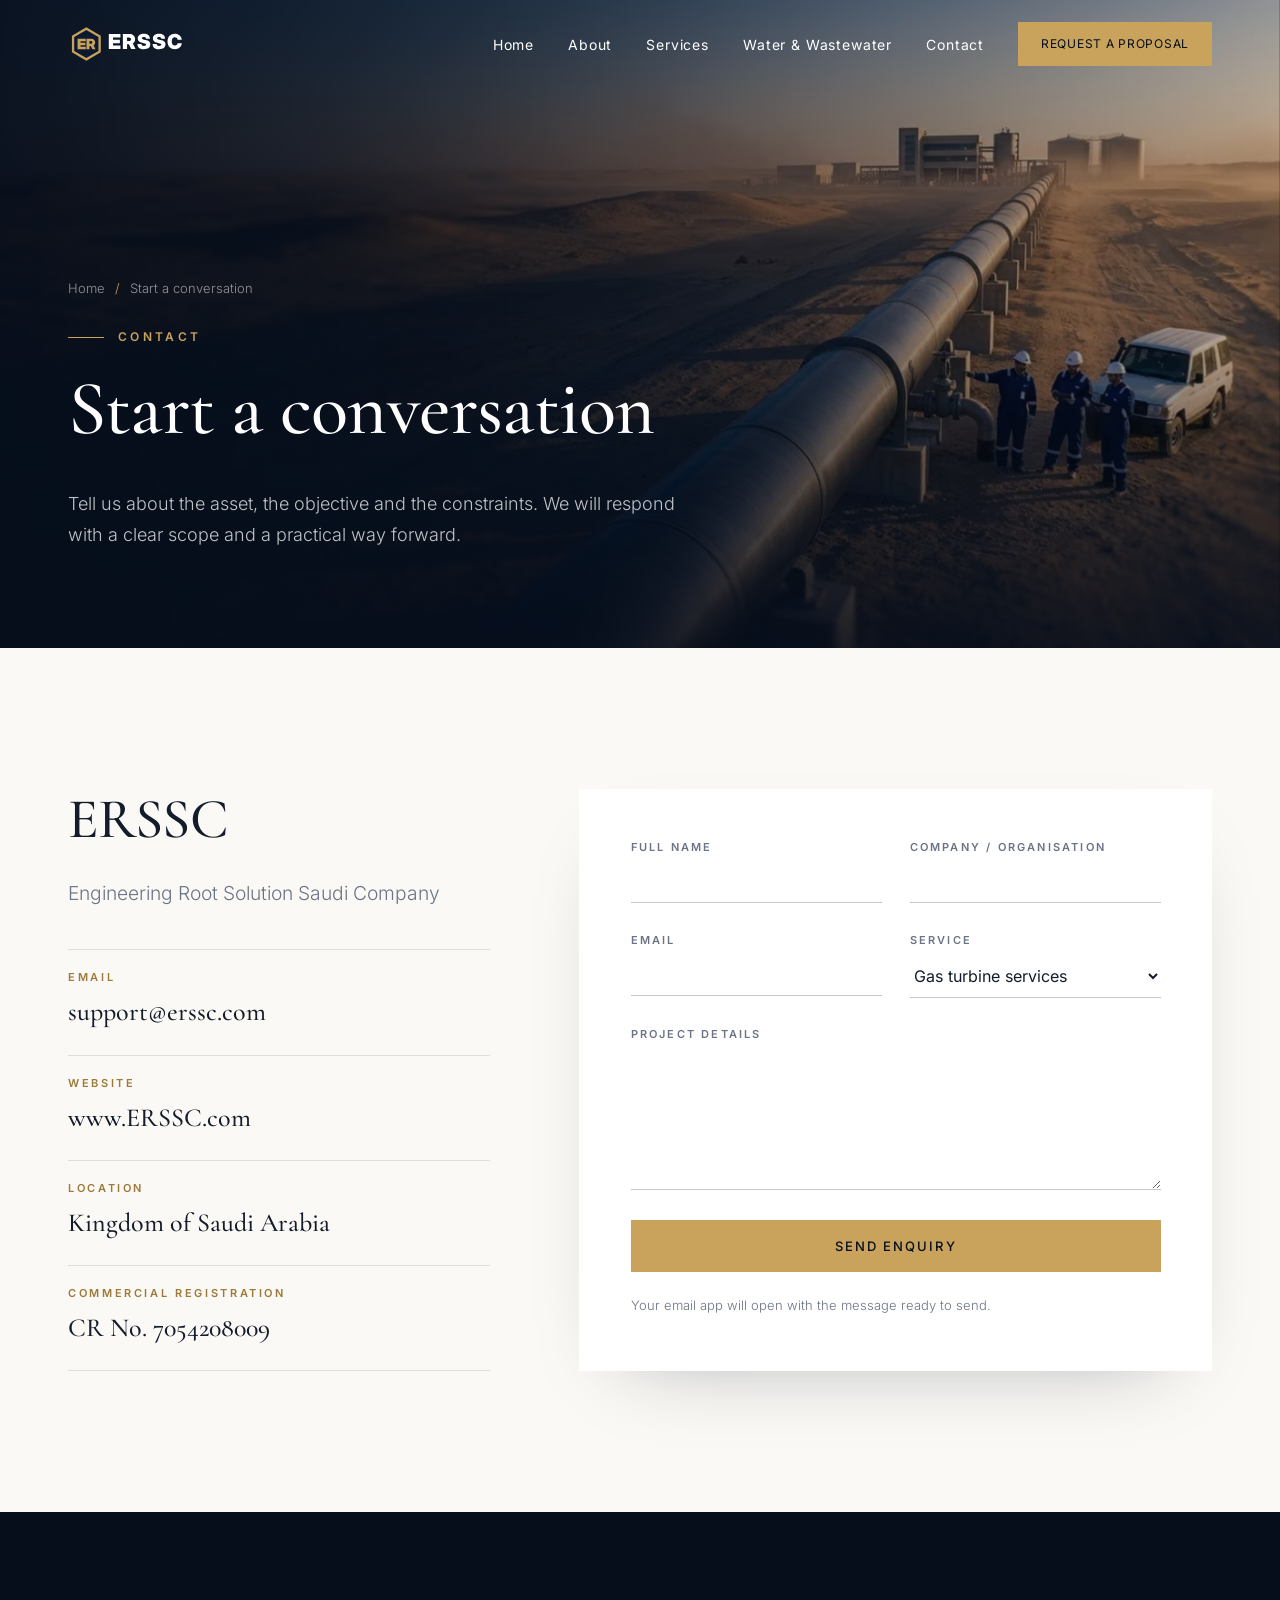
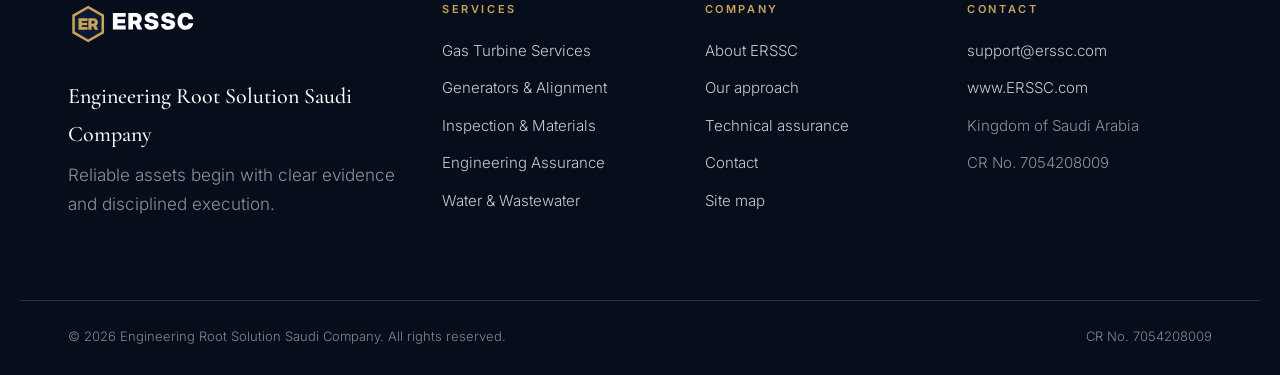
<file: contact.html>
<!doctype html>
<html lang="en">
<head>
<meta charset="utf-8">
<meta name="viewport" content="width=device-width, initial-scale=1">
<title>Contact | ERSSC</title>
<meta name="description" content="Contact ERSSC — Engineering Root Solution Saudi Company. Email support@erssc.com.">
<link rel="canonical" href="https://erssc.com/contact">
<meta name="theme-color" content="#0B1A30">
<link rel="icon" href="/favicon.svg" type="image/svg+xml">
<link rel="icon" href="/favicon-32.png" sizes="32x32" type="image/png">
<link rel="apple-touch-icon" href="/apple-touch-icon.png">
<link rel="manifest" href="/site.webmanifest">
<meta property="og:type" content="website">
<meta property="og:site_name" content="ERSSC">
<meta property="og:title" content="Contact | ERSSC">
<meta property="og:description" content="Contact ERSSC — Engineering Root Solution Saudi Company. Email support@erssc.com.">
<meta property="og:url" content="https://erssc.com/contact">
<meta property="og:image" content="https://erssc.com/assets/img/og-image.jpg">
<meta name="twitter:card" content="summary_large_image">
<link rel="preload" href="/assets/fonts/cormorant.woff2" as="font" type="font/woff2" crossorigin>
<link rel="preload" href="/assets/fonts/inter.woff2" as="font" type="font/woff2" crossorigin>
<link rel="stylesheet" href="/assets/css/site.css">
<script type="application/ld+json">{"@context": "https://schema.org", "@type": "Organization", "name": "Engineering Root Solution Saudi Company", "alternateName": "ERSSC", "url": "https://erssc.com", "email": "support@erssc.com", "logo": "https://erssc.com/assets/img/icon-512.png", "address": {"@type": "PostalAddress", "addressCountry": "SA"}, "identifier": {"@type": "PropertyValue", "propertyID": "Commercial Registration", "value": "7054208009"}}</script>
<script defer src="/assets/js/site.js"></script>
</head>
<body>
<a class="skip" href="#main">Skip to content</a>
<header class="site-header on-dark" data-header>
  <div class="wrap header-inner">
    <a class="brand" href="/" aria-label="ERSSC home"><svg class="logo-svg" xmlns="http://www.w3.org/2000/svg" viewBox="0 0 701 240" role="img" aria-label="ERSSC — Engineering Root Solution Saudi Company"><polygon points="110.00,20.00 196.60,70.00 196.60,170.00 110.00,220.00 23.40,170.00 23.40,70.00" fill="#C9A35B"/><polygon points="110.00,36.00 182.75,78.00 182.75,162.00 110.00,204.00 37.25,162.00 37.25,78.00" fill="#0B1A30"/><path d="M57.353515625 152.0H106.939453125V136.875H75.228515625V127.3359375H104.490234375V112.7265625H75.228515625V103.1015625H106.939453125V87.9765625H57.353515625ZM110.955078125 152.0H128.830078125V131.9765625H136.822265625L146.404296875 152.0H165.009765625L153.279296875 128.109375C159.509765625 124.4140625 163.033203125 118.26953125 163.033203125 110.3203125C163.033203125 96.61328125 153.451171875 87.9765625 138.154296875 87.9765625H110.955078125ZM128.830078125 118.140625V102.5H136.822265625C142.193359375 102.5 145.587890625 105.63671875 145.587890625 110.3203125C145.587890625 115.00390625 142.193359375 118.140625 136.822265625 118.140625Z" fill="#C9A35B"/><path d="M244.84375 150.0H314.71484375V128.6875H270.03125V115.24609375H311.263671875V94.66015625H270.03125V81.09765625H314.71484375V59.78515625H244.84375ZM329.19140625 150.0H354.37890625V121.78515625H365.640625L379.142578125 150.0H405.359375L388.830078125 116.3359375C397.609375 111.12890625 402.57421875 102.470703125 402.57421875 91.26953125C402.57421875 71.955078125 389.072265625 59.78515625 367.517578125 59.78515625H329.19140625ZM354.37890625 102.2890625V80.25H365.640625C373.208984375 80.25 377.9921875 84.669921875 377.9921875 91.26953125C377.9921875 97.869140625 373.208984375 102.2890625 365.640625 102.2890625ZM455.498046875 151.453125C479.958984375 151.453125 493.9453125 140.67578125 493.9453125 121.78515625C493.9453125 107.375 485.166015625 99.3828125 464.458984375 95.568359375L457.193359375 94.236328125C447.80859375 92.541015625 443.751953125 90.240234375 443.751953125 85.94140625C443.751953125 81.400390625 448.716796875 78.19140625 455.80078125 78.19140625C463.30859375 78.19140625 468.333984375 82.06640625 468.939453125 88.36328125H492.068359375C491.462890625 69.47265625 477.83984375 58.33203125 455.31640625 58.33203125C433.3984375 58.33203125 418.443359375 70.017578125 418.443359375 87.15234375C418.443359375 100.533203125 427.888671875 109.796875 445.326171875 113.126953125L454.287109375 114.822265625C464.458984375 116.759765625 469.060546875 119.302734375 469.060546875 123.662109375C469.060546875 128.384765625 463.732421875 131.59375 455.80078125 131.59375C446.658203125 131.59375 440.90625 127.294921875 440.54296875 119.96875H416.748046875C416.748046875 140.251953125 430.4921875 151.453125 455.498046875 151.453125ZM546.4453125 151.453125C570.90625 151.453125 584.892578125 140.67578125 584.892578125 121.78515625C584.892578125 107.375 576.11328125 99.3828125 555.40625 95.568359375L548.140625 94.236328125C538.755859375 92.541015625 534.69921875 90.240234375 534.69921875 85.94140625C534.69921875 81.400390625 539.6640625 78.19140625 546.748046875 78.19140625C554.255859375 78.19140625 559.28125 82.06640625 559.88671875 88.36328125H583.015625C582.41015625 69.47265625 568.787109375 58.33203125 546.263671875 58.33203125C524.345703125 58.33203125 509.390625 70.017578125 509.390625 87.15234375C509.390625 100.533203125 518.8359375 109.796875 536.2734375 113.126953125L545.234375 114.822265625C555.40625 116.759765625 560.0078125 119.302734375 560.0078125 123.662109375C560.0078125 128.384765625 554.6796875 131.59375 546.748046875 131.59375C537.60546875 131.59375 531.853515625 127.294921875 531.490234375 119.96875H507.6953125C507.6953125 140.251953125 521.439453125 151.453125 546.4453125 151.453125ZM641.025390625 151.453125C664.09375 151.453125 680.380859375 137.40625 682.923828125 116.09375H657.5546875C655.98046875 124.5703125 650.16796875 129.65625 641.509765625 129.65625C629.21875 129.65625 622.619140625 120.6953125 622.619140625 104.953125C622.619140625 89.150390625 629.279296875 80.12890625 641.509765625 80.12890625C650.16796875 80.12890625 656.041015625 85.275390625 657.5546875 93.8125H682.923828125C680.44140625 72.5 664.09375 58.33203125 641.025390625 58.33203125C616.3828125 58.33203125 597.189453125 74.80078125 597.189453125 104.953125C597.189453125 134.86328125 616.3828125 151.453125 641.025390625 151.453125Z" fill="currentColor"/></svg></a>
    <nav class="nav" aria-label="Main">
      <button class="nav-toggle" aria-expanded="false" aria-controls="nav-list" data-nav-toggle><span></span><span></span><span class="sr">Menu</span></button>
      <ul id="nav-list" data-nav-list><li><a href="/">Home</a></li><li><a href="/about">About</a></li><li><a href="/services">Services</a></li><li><a href="/services/water-wastewater">Water & Wastewater</a></li><li><a href="/contact" aria-current="page">Contact</a></li><li class="nav-cta"><a class="btn btn-gold" href="/contact">Request a proposal</a></li></ul>
    </nav>
  </div>
</header>
<main id="main">
<section class="page-hero">
  <picture class="page-hero-img"><source type="image/avif" srcset="/assets/img/water-pipeline-640.avif 640w, /assets/img/water-pipeline-1024.avif 1024w, /assets/img/water-pipeline-1408.avif 1408w" sizes="100vw"><source type="image/webp" srcset="/assets/img/water-pipeline-640.webp 640w, /assets/img/water-pipeline-1024.webp 1024w, /assets/img/water-pipeline-1408.webp 1408w" sizes="100vw"><img src="/assets/img/water-pipeline-1024.webp" alt="Water transmission pipeline crossing the desert at golden hour" width="1408" height="768" fetchpriority="high" loading="eager"></picture>
  <div class="page-hero-shade"></div>
  <div class="wrap page-hero-inner"><nav class="crumbs" aria-label="Breadcrumb"><ol><li><a href="/">Home</a></li><li aria-current="page">Start a conversation</li></ol></nav><p class="kicker">Contact</p><h1>Start a conversation</h1><p class="lede">Tell us about the asset, the objective and the constraints. We will respond with a clear scope and a practical way forward.</p></div>
</section>

<section class="contact" data-reveal>
  <div class="wrap contact-grid">
    <div class="contact-info">
      <h2>ERSSC</h2><p class="lead">Engineering Root Solution Saudi Company</p>
      <dl>
        <div><dt>Email</dt><dd><a href="mailto:support@erssc.com">support@erssc.com</a></dd></div>
        <div><dt>Website</dt><dd><a href="https://erssc.com">www.ERSSC.com</a></dd></div>
        <div><dt>Location</dt><dd>Kingdom of Saudi Arabia</dd></div>
        <div><dt>Commercial Registration</dt><dd>CR No. 7054208009</dd></div>
      </dl>
    </div>
    <form class="contact-form" data-mailto="support@erssc.com" novalidate>
      <div class="field"><label for="f-name">Full name</label><input id="f-name" name="name" autocomplete="name" required></div>
      <div class="field"><label for="f-company">Company / organisation</label><input id="f-company" name="company" autocomplete="organization"></div>
      <div class="field"><label for="f-email">Email</label><input id="f-email" name="email" type="email" autocomplete="email" required></div>
      <div class="field"><label for="f-service">Service</label><select id="f-service" name="service"><option>Gas turbine services</option><option>Generators &amp; alignment</option><option>Inspection &amp; materials</option><option>Engineering assurance</option><option>Water &amp; wastewater design</option><option>Hydraulic analysis</option><option>Surge analysis</option><option>Other</option></select></div>
      <div class="field full"><label for="f-msg">Project details</label><textarea id="f-msg" name="message" rows="6" required></textarea></div>
      <div class="field full"><button class="btn btn-gold" type="submit">Send enquiry</button><p class="form-note" data-form-note>Your email app will open with the message ready to send.</p></div>
    </form>
  </div>
</section>
</main>
<footer class="site-footer">
  <div class="wrap footer-grid">
    <div class="footer-brand">
      <a class="brand" href="/" aria-label="ERSSC home"><svg class="logo-svg" xmlns="http://www.w3.org/2000/svg" viewBox="0 0 701 240" role="img" aria-label="ERSSC — Engineering Root Solution Saudi Company"><polygon points="110.00,20.00 196.60,70.00 196.60,170.00 110.00,220.00 23.40,170.00 23.40,70.00" fill="#C9A35B"/><polygon points="110.00,36.00 182.75,78.00 182.75,162.00 110.00,204.00 37.25,162.00 37.25,78.00" fill="#0B1A30"/><path d="M57.353515625 152.0H106.939453125V136.875H75.228515625V127.3359375H104.490234375V112.7265625H75.228515625V103.1015625H106.939453125V87.9765625H57.353515625ZM110.955078125 152.0H128.830078125V131.9765625H136.822265625L146.404296875 152.0H165.009765625L153.279296875 128.109375C159.509765625 124.4140625 163.033203125 118.26953125 163.033203125 110.3203125C163.033203125 96.61328125 153.451171875 87.9765625 138.154296875 87.9765625H110.955078125ZM128.830078125 118.140625V102.5H136.822265625C142.193359375 102.5 145.587890625 105.63671875 145.587890625 110.3203125C145.587890625 115.00390625 142.193359375 118.140625 136.822265625 118.140625Z" fill="#C9A35B"/><path d="M244.84375 150.0H314.71484375V128.6875H270.03125V115.24609375H311.263671875V94.66015625H270.03125V81.09765625H314.71484375V59.78515625H244.84375ZM329.19140625 150.0H354.37890625V121.78515625H365.640625L379.142578125 150.0H405.359375L388.830078125 116.3359375C397.609375 111.12890625 402.57421875 102.470703125 402.57421875 91.26953125C402.57421875 71.955078125 389.072265625 59.78515625 367.517578125 59.78515625H329.19140625ZM354.37890625 102.2890625V80.25H365.640625C373.208984375 80.25 377.9921875 84.669921875 377.9921875 91.26953125C377.9921875 97.869140625 373.208984375 102.2890625 365.640625 102.2890625ZM455.498046875 151.453125C479.958984375 151.453125 493.9453125 140.67578125 493.9453125 121.78515625C493.9453125 107.375 485.166015625 99.3828125 464.458984375 95.568359375L457.193359375 94.236328125C447.80859375 92.541015625 443.751953125 90.240234375 443.751953125 85.94140625C443.751953125 81.400390625 448.716796875 78.19140625 455.80078125 78.19140625C463.30859375 78.19140625 468.333984375 82.06640625 468.939453125 88.36328125H492.068359375C491.462890625 69.47265625 477.83984375 58.33203125 455.31640625 58.33203125C433.3984375 58.33203125 418.443359375 70.017578125 418.443359375 87.15234375C418.443359375 100.533203125 427.888671875 109.796875 445.326171875 113.126953125L454.287109375 114.822265625C464.458984375 116.759765625 469.060546875 119.302734375 469.060546875 123.662109375C469.060546875 128.384765625 463.732421875 131.59375 455.80078125 131.59375C446.658203125 131.59375 440.90625 127.294921875 440.54296875 119.96875H416.748046875C416.748046875 140.251953125 430.4921875 151.453125 455.498046875 151.453125ZM546.4453125 151.453125C570.90625 151.453125 584.892578125 140.67578125 584.892578125 121.78515625C584.892578125 107.375 576.11328125 99.3828125 555.40625 95.568359375L548.140625 94.236328125C538.755859375 92.541015625 534.69921875 90.240234375 534.69921875 85.94140625C534.69921875 81.400390625 539.6640625 78.19140625 546.748046875 78.19140625C554.255859375 78.19140625 559.28125 82.06640625 559.88671875 88.36328125H583.015625C582.41015625 69.47265625 568.787109375 58.33203125 546.263671875 58.33203125C524.345703125 58.33203125 509.390625 70.017578125 509.390625 87.15234375C509.390625 100.533203125 518.8359375 109.796875 536.2734375 113.126953125L545.234375 114.822265625C555.40625 116.759765625 560.0078125 119.302734375 560.0078125 123.662109375C560.0078125 128.384765625 554.6796875 131.59375 546.748046875 131.59375C537.60546875 131.59375 531.853515625 127.294921875 531.490234375 119.96875H507.6953125C507.6953125 140.251953125 521.439453125 151.453125 546.4453125 151.453125ZM641.025390625 151.453125C664.09375 151.453125 680.380859375 137.40625 682.923828125 116.09375H657.5546875C655.98046875 124.5703125 650.16796875 129.65625 641.509765625 129.65625C629.21875 129.65625 622.619140625 120.6953125 622.619140625 104.953125C622.619140625 89.150390625 629.279296875 80.12890625 641.509765625 80.12890625C650.16796875 80.12890625 656.041015625 85.275390625 657.5546875 93.8125H682.923828125C680.44140625 72.5 664.09375 58.33203125 641.025390625 58.33203125C616.3828125 58.33203125 597.189453125 74.80078125 597.189453125 104.953125C597.189453125 134.86328125 616.3828125 151.453125 641.025390625 151.453125Z" fill="currentColor"/></svg></a>
      <p class="footer-name">Engineering Root Solution Saudi Company</p>
      <p class="muted">Reliable assets begin with clear evidence and disciplined execution.</p>
    </div>
    <div><h2 class="footer-h">Services</h2><ul class="footer-list"><li><a href="/services/gas-turbines">Gas Turbine Services</a></li><li><a href="/services/generators-alignment">Generators & Alignment</a></li><li><a href="/services/inspection-materials">Inspection & Materials</a></li><li><a href="/services/engineering-assurance">Engineering Assurance</a></li><li><a href="/services/water-wastewater">Water & Wastewater</a></li></ul></div>
    <div><h2 class="footer-h">Company</h2><ul class="footer-list"><li><a href="/about">About ERSSC</a></li><li><a href="/about#approach">Our approach</a></li><li><a href="/about#assurance">Technical assurance</a></li><li><a href="/contact">Contact</a></li><li><a href="/sitemap">Site map</a></li></ul></div>
    <div><h2 class="footer-h">Contact</h2><ul class="footer-list">
      <li><a href="mailto:support@erssc.com">support@erssc.com</a></li><li><a href="https://erssc.com">www.ERSSC.com</a></li><li class="muted">Kingdom of Saudi Arabia</li><li class="muted">CR No. 7054208009</li></ul></div>
  </div>
  <div class="wrap footer-base"><span>© 2026 Engineering Root Solution Saudi Company. All rights reserved.</span><span>CR No. 7054208009</span></div>
</footer>
</body>
</html>
</file>
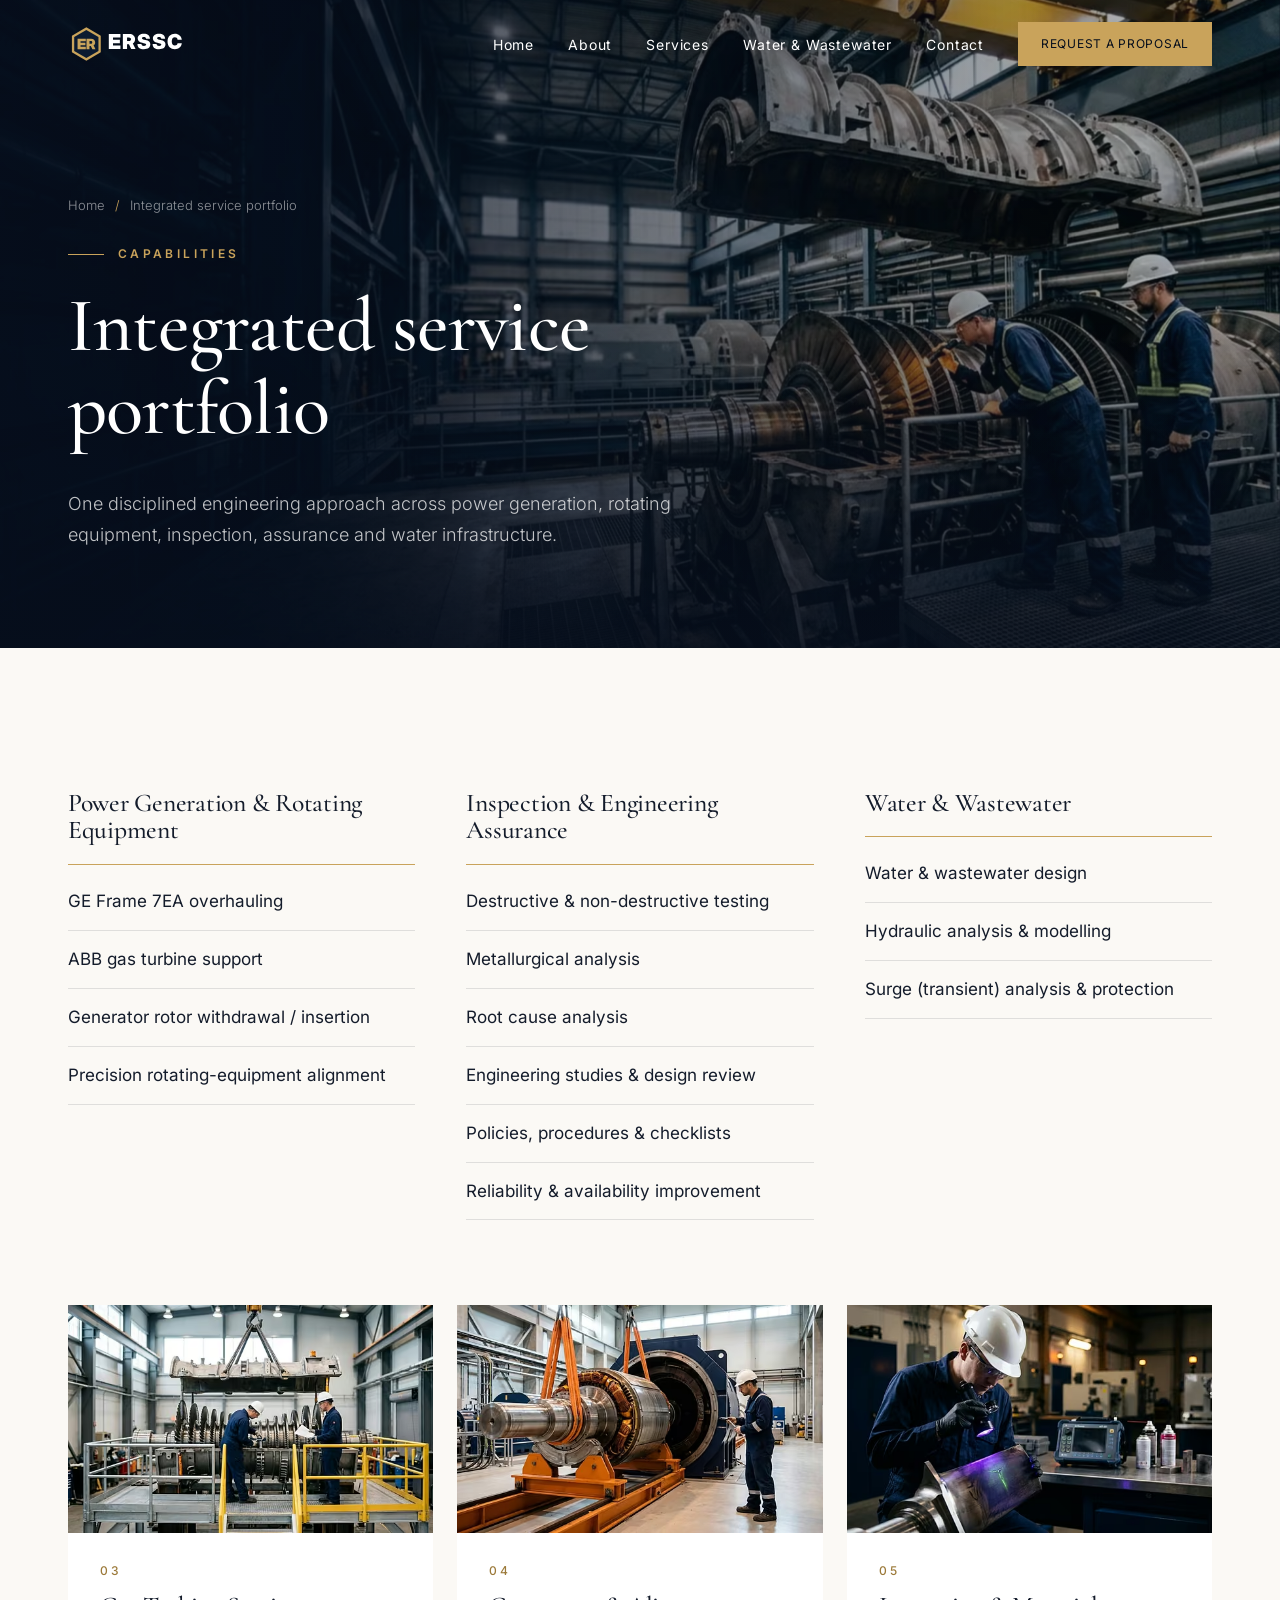
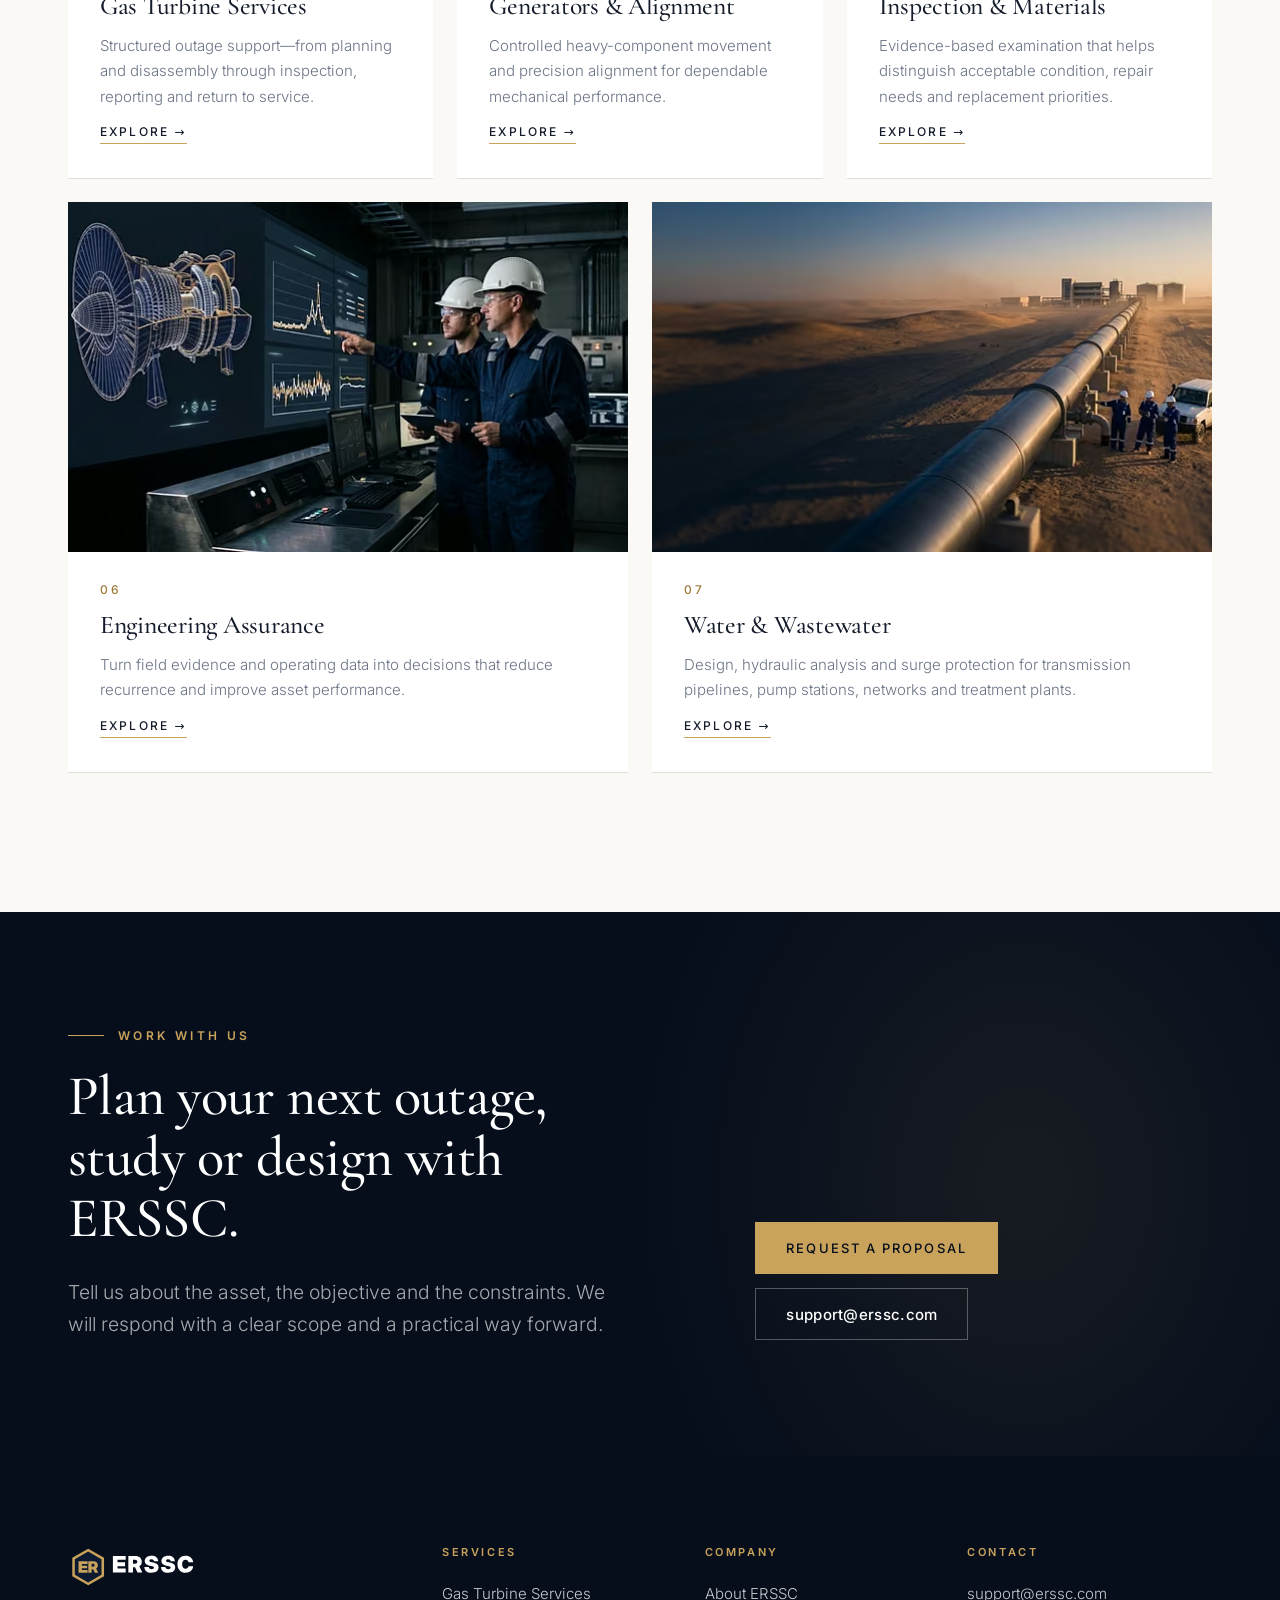
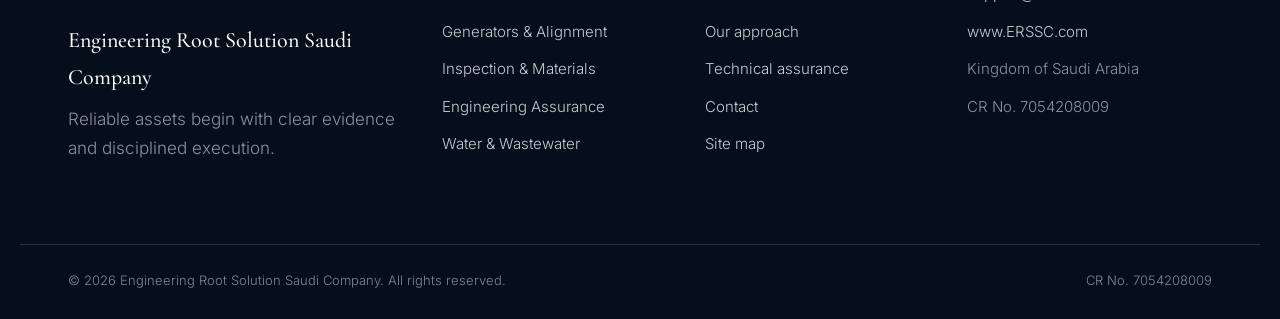
<file: services.html>
<!doctype html>
<html lang="en">
<head>
<meta charset="utf-8">
<meta name="viewport" content="width=device-width, initial-scale=1">
<title>Services | ERSSC</title>
<meta name="description" content="ERSSC services: gas turbine overhauls, generator rotor work, precision alignment, NDT, metallurgy, RCA, engineering studies, and water &amp; wastewater design, hydraulic and surge analysis.">
<link rel="canonical" href="https://erssc.com/services">
<meta name="theme-color" content="#0B1A30">
<link rel="icon" href="/favicon.svg" type="image/svg+xml">
<link rel="icon" href="/favicon-32.png" sizes="32x32" type="image/png">
<link rel="apple-touch-icon" href="/apple-touch-icon.png">
<link rel="manifest" href="/site.webmanifest">
<meta property="og:type" content="website">
<meta property="og:site_name" content="ERSSC">
<meta property="og:title" content="Services | ERSSC">
<meta property="og:description" content="ERSSC services: gas turbine overhauls, generator rotor work, precision alignment, NDT, metallurgy, RCA, engineering studies, and water &amp; wastewater design, hydraulic and surge analysis.">
<meta property="og:url" content="https://erssc.com/services">
<meta property="og:image" content="https://erssc.com/assets/img/og-image.jpg">
<meta name="twitter:card" content="summary_large_image">
<link rel="preload" href="/assets/fonts/cormorant.woff2" as="font" type="font/woff2" crossorigin>
<link rel="preload" href="/assets/fonts/inter.woff2" as="font" type="font/woff2" crossorigin>
<link rel="stylesheet" href="/assets/css/site.css">
<script type="application/ld+json">{"@context": "https://schema.org", "@type": "Organization", "name": "Engineering Root Solution Saudi Company", "alternateName": "ERSSC", "url": "https://erssc.com", "email": "support@erssc.com", "logo": "https://erssc.com/assets/img/icon-512.png", "address": {"@type": "PostalAddress", "addressCountry": "SA"}, "identifier": {"@type": "PropertyValue", "propertyID": "Commercial Registration", "value": "7054208009"}}</script>
<script defer src="/assets/js/site.js"></script>
</head>
<body>
<a class="skip" href="#main">Skip to content</a>
<header class="site-header on-dark" data-header>
  <div class="wrap header-inner">
    <a class="brand" href="/" aria-label="ERSSC home"><svg class="logo-svg" xmlns="http://www.w3.org/2000/svg" viewBox="0 0 701 240" role="img" aria-label="ERSSC — Engineering Root Solution Saudi Company"><polygon points="110.00,20.00 196.60,70.00 196.60,170.00 110.00,220.00 23.40,170.00 23.40,70.00" fill="#C9A35B"/><polygon points="110.00,36.00 182.75,78.00 182.75,162.00 110.00,204.00 37.25,162.00 37.25,78.00" fill="#0B1A30"/><path d="M57.353515625 152.0H106.939453125V136.875H75.228515625V127.3359375H104.490234375V112.7265625H75.228515625V103.1015625H106.939453125V87.9765625H57.353515625ZM110.955078125 152.0H128.830078125V131.9765625H136.822265625L146.404296875 152.0H165.009765625L153.279296875 128.109375C159.509765625 124.4140625 163.033203125 118.26953125 163.033203125 110.3203125C163.033203125 96.61328125 153.451171875 87.9765625 138.154296875 87.9765625H110.955078125ZM128.830078125 118.140625V102.5H136.822265625C142.193359375 102.5 145.587890625 105.63671875 145.587890625 110.3203125C145.587890625 115.00390625 142.193359375 118.140625 136.822265625 118.140625Z" fill="#C9A35B"/><path d="M244.84375 150.0H314.71484375V128.6875H270.03125V115.24609375H311.263671875V94.66015625H270.03125V81.09765625H314.71484375V59.78515625H244.84375ZM329.19140625 150.0H354.37890625V121.78515625H365.640625L379.142578125 150.0H405.359375L388.830078125 116.3359375C397.609375 111.12890625 402.57421875 102.470703125 402.57421875 91.26953125C402.57421875 71.955078125 389.072265625 59.78515625 367.517578125 59.78515625H329.19140625ZM354.37890625 102.2890625V80.25H365.640625C373.208984375 80.25 377.9921875 84.669921875 377.9921875 91.26953125C377.9921875 97.869140625 373.208984375 102.2890625 365.640625 102.2890625ZM455.498046875 151.453125C479.958984375 151.453125 493.9453125 140.67578125 493.9453125 121.78515625C493.9453125 107.375 485.166015625 99.3828125 464.458984375 95.568359375L457.193359375 94.236328125C447.80859375 92.541015625 443.751953125 90.240234375 443.751953125 85.94140625C443.751953125 81.400390625 448.716796875 78.19140625 455.80078125 78.19140625C463.30859375 78.19140625 468.333984375 82.06640625 468.939453125 88.36328125H492.068359375C491.462890625 69.47265625 477.83984375 58.33203125 455.31640625 58.33203125C433.3984375 58.33203125 418.443359375 70.017578125 418.443359375 87.15234375C418.443359375 100.533203125 427.888671875 109.796875 445.326171875 113.126953125L454.287109375 114.822265625C464.458984375 116.759765625 469.060546875 119.302734375 469.060546875 123.662109375C469.060546875 128.384765625 463.732421875 131.59375 455.80078125 131.59375C446.658203125 131.59375 440.90625 127.294921875 440.54296875 119.96875H416.748046875C416.748046875 140.251953125 430.4921875 151.453125 455.498046875 151.453125ZM546.4453125 151.453125C570.90625 151.453125 584.892578125 140.67578125 584.892578125 121.78515625C584.892578125 107.375 576.11328125 99.3828125 555.40625 95.568359375L548.140625 94.236328125C538.755859375 92.541015625 534.69921875 90.240234375 534.69921875 85.94140625C534.69921875 81.400390625 539.6640625 78.19140625 546.748046875 78.19140625C554.255859375 78.19140625 559.28125 82.06640625 559.88671875 88.36328125H583.015625C582.41015625 69.47265625 568.787109375 58.33203125 546.263671875 58.33203125C524.345703125 58.33203125 509.390625 70.017578125 509.390625 87.15234375C509.390625 100.533203125 518.8359375 109.796875 536.2734375 113.126953125L545.234375 114.822265625C555.40625 116.759765625 560.0078125 119.302734375 560.0078125 123.662109375C560.0078125 128.384765625 554.6796875 131.59375 546.748046875 131.59375C537.60546875 131.59375 531.853515625 127.294921875 531.490234375 119.96875H507.6953125C507.6953125 140.251953125 521.439453125 151.453125 546.4453125 151.453125ZM641.025390625 151.453125C664.09375 151.453125 680.380859375 137.40625 682.923828125 116.09375H657.5546875C655.98046875 124.5703125 650.16796875 129.65625 641.509765625 129.65625C629.21875 129.65625 622.619140625 120.6953125 622.619140625 104.953125C622.619140625 89.150390625 629.279296875 80.12890625 641.509765625 80.12890625C650.16796875 80.12890625 656.041015625 85.275390625 657.5546875 93.8125H682.923828125C680.44140625 72.5 664.09375 58.33203125 641.025390625 58.33203125C616.3828125 58.33203125 597.189453125 74.80078125 597.189453125 104.953125C597.189453125 134.86328125 616.3828125 151.453125 641.025390625 151.453125Z" fill="currentColor"/></svg></a>
    <nav class="nav" aria-label="Main">
      <button class="nav-toggle" aria-expanded="false" aria-controls="nav-list" data-nav-toggle><span></span><span></span><span class="sr">Menu</span></button>
      <ul id="nav-list" data-nav-list><li><a href="/">Home</a></li><li><a href="/about">About</a></li><li><a href="/services" aria-current="page">Services</a></li><li><a href="/services/water-wastewater">Water & Wastewater</a></li><li><a href="/contact">Contact</a></li><li class="nav-cta"><a class="btn btn-gold" href="/contact">Request a proposal</a></li></ul>
    </nav>
  </div>
</header>
<main id="main">
<section class="page-hero">
  <picture class="page-hero-img"><source type="image/avif" srcset="/assets/img/hero-640.avif 640w, /assets/img/hero-1024.avif 1024w, /assets/img/hero-1408.avif 1408w" sizes="100vw"><source type="image/webp" srcset="/assets/img/hero-640.webp 640w, /assets/img/hero-1024.webp 1024w, /assets/img/hero-1408.webp 1408w" sizes="100vw"><img src="/assets/img/hero-1024.webp" alt="Gas turbine overhaul in a turbine hall" width="1408" height="768" fetchpriority="high" loading="eager"></picture>
  <div class="page-hero-shade"></div>
  <div class="wrap page-hero-inner"><nav class="crumbs" aria-label="Breadcrumb"><ol><li><a href="/">Home</a></li><li aria-current="page">Integrated service portfolio</li></ol></nav><p class="kicker">Capabilities</p><h1>Integrated service portfolio</h1><p class="lede">One disciplined engineering approach across power generation, rotating equipment, inspection, assurance and water infrastructure.</p></div>
</section>

<section class="portfolio" data-reveal><div class="wrap port-grid"><div class="port-col"><h3>Power Generation &amp; Rotating Equipment</h3><ul><li>GE Frame 7EA overhauling</li><li>ABB gas turbine support</li><li>Generator rotor withdrawal / insertion</li><li>Precision rotating-equipment alignment</li></ul></div><div class="port-col"><h3>Inspection &amp; Engineering Assurance</h3><ul><li>Destructive &amp; non-destructive testing</li><li>Metallurgical analysis</li><li>Root cause analysis</li><li>Engineering studies &amp; design review</li><li>Policies, procedures &amp; checklists</li><li>Reliability &amp; availability improvement</li></ul></div><div class="port-col"><h3>Water &amp; Wastewater</h3><ul><li>Water &amp; wastewater design</li><li>Hydraulic analysis &amp; modelling</li><li>Surge (transient) analysis &amp; protection</li></ul></div></div></section>
<section class="services" data-reveal><div class="wrap svc-grid"><a class="svc-card" href="/services/gas-turbines"><picture class=""><source type="image/avif" srcset="/assets/img/gt-overhaul-640.avif 640w, /assets/img/gt-overhaul-1024.avif 1024w, /assets/img/gt-overhaul-1408.avif 1408w" sizes="(min-width: 960px) 33vw, 100vw"><source type="image/webp" srcset="/assets/img/gt-overhaul-640.webp 640w, /assets/img/gt-overhaul-1024.webp 1024w, /assets/img/gt-overhaul-1408.webp 1408w" sizes="(min-width: 960px) 33vw, 100vw"><img src="/assets/img/gt-overhaul-1024.webp" alt="Gas Turbine Services" width="1408" height="768" loading="lazy" decoding="async"></picture><div class="svc-card-body"><span class="svc-n">03</span><h3>Gas Turbine Services</h3><p>Structured outage support—from planning and disassembly through inspection, reporting and return to service.</p><span class="link">Explore <span aria-hidden="true">→</span></span></div></a><a class="svc-card" href="/services/generators-alignment"><picture class=""><source type="image/avif" srcset="/assets/img/rotor-640.avif 640w, /assets/img/rotor-1024.avif 1024w, /assets/img/rotor-1408.avif 1408w" sizes="(min-width: 960px) 33vw, 100vw"><source type="image/webp" srcset="/assets/img/rotor-640.webp 640w, /assets/img/rotor-1024.webp 1024w, /assets/img/rotor-1408.webp 1408w" sizes="(min-width: 960px) 33vw, 100vw"><img src="/assets/img/rotor-1024.webp" alt="Generators &amp; Alignment" width="1408" height="768" loading="lazy" decoding="async"></picture><div class="svc-card-body"><span class="svc-n">04</span><h3>Generators & Alignment</h3><p>Controlled heavy-component movement and precision alignment for dependable mechanical performance.</p><span class="link">Explore <span aria-hidden="true">→</span></span></div></a><a class="svc-card" href="/services/inspection-materials"><picture class=""><source type="image/avif" srcset="/assets/img/ndt-640.avif 640w, /assets/img/ndt-1024.avif 1024w, /assets/img/ndt-1408.avif 1408w" sizes="(min-width: 960px) 33vw, 100vw"><source type="image/webp" srcset="/assets/img/ndt-640.webp 640w, /assets/img/ndt-1024.webp 1024w, /assets/img/ndt-1408.webp 1408w" sizes="(min-width: 960px) 33vw, 100vw"><img src="/assets/img/ndt-1024.webp" alt="Inspection &amp; Materials" width="1408" height="768" loading="lazy" decoding="async"></picture><div class="svc-card-body"><span class="svc-n">05</span><h3>Inspection & Materials</h3><p>Evidence-based examination that helps distinguish acceptable condition, repair needs and replacement priorities.</p><span class="link">Explore <span aria-hidden="true">→</span></span></div></a><a class="svc-card" href="/services/engineering-assurance"><picture class=""><source type="image/avif" srcset="/assets/img/rca-640.avif 640w, /assets/img/rca-1024.avif 1024w, /assets/img/rca-1408.avif 1408w" sizes="(min-width: 960px) 33vw, 100vw"><source type="image/webp" srcset="/assets/img/rca-640.webp 640w, /assets/img/rca-1024.webp 1024w, /assets/img/rca-1408.webp 1408w" sizes="(min-width: 960px) 33vw, 100vw"><img src="/assets/img/rca-1024.webp" alt="Engineering Assurance" width="1408" height="768" loading="lazy" decoding="async"></picture><div class="svc-card-body"><span class="svc-n">06</span><h3>Engineering Assurance</h3><p>Turn field evidence and operating data into decisions that reduce recurrence and improve asset performance.</p><span class="link">Explore <span aria-hidden="true">→</span></span></div></a><a class="svc-card" href="/services/water-wastewater"><picture class=""><source type="image/avif" srcset="/assets/img/water-pipeline-640.avif 640w, /assets/img/water-pipeline-1024.avif 1024w, /assets/img/water-pipeline-1408.avif 1408w" sizes="(min-width: 960px) 33vw, 100vw"><source type="image/webp" srcset="/assets/img/water-pipeline-640.webp 640w, /assets/img/water-pipeline-1024.webp 1024w, /assets/img/water-pipeline-1408.webp 1408w" sizes="(min-width: 960px) 33vw, 100vw"><img src="/assets/img/water-pipeline-1024.webp" alt="Water &amp; Wastewater" width="1408" height="768" loading="lazy" decoding="async"></picture><div class="svc-card-body"><span class="svc-n">07</span><h3>Water & Wastewater</h3><p>Design, hydraulic analysis and surge protection for transmission pipelines, pump stations, networks and treatment plants.</p><span class="link">Explore <span aria-hidden="true">→</span></span></div></a></div></section>
<section class="cta" data-reveal>
  <div class="wrap cta-inner">
    <div><p class="kicker">Work with us</p><h2>Plan your next outage, study or design with ERSSC.</h2><p class="lead">Tell us about the asset, the objective and the constraints. We will respond with a clear scope and a practical way forward.</p></div>
    <div class="cta-actions"><a class="btn btn-gold" href="/contact">Request a proposal</a><a class="btn btn-line" href="mailto:support@erssc.com">support@erssc.com</a></div>
  </div>
</section>
</main>
<footer class="site-footer">
  <div class="wrap footer-grid">
    <div class="footer-brand">
      <a class="brand" href="/" aria-label="ERSSC home"><svg class="logo-svg" xmlns="http://www.w3.org/2000/svg" viewBox="0 0 701 240" role="img" aria-label="ERSSC — Engineering Root Solution Saudi Company"><polygon points="110.00,20.00 196.60,70.00 196.60,170.00 110.00,220.00 23.40,170.00 23.40,70.00" fill="#C9A35B"/><polygon points="110.00,36.00 182.75,78.00 182.75,162.00 110.00,204.00 37.25,162.00 37.25,78.00" fill="#0B1A30"/><path d="M57.353515625 152.0H106.939453125V136.875H75.228515625V127.3359375H104.490234375V112.7265625H75.228515625V103.1015625H106.939453125V87.9765625H57.353515625ZM110.955078125 152.0H128.830078125V131.9765625H136.822265625L146.404296875 152.0H165.009765625L153.279296875 128.109375C159.509765625 124.4140625 163.033203125 118.26953125 163.033203125 110.3203125C163.033203125 96.61328125 153.451171875 87.9765625 138.154296875 87.9765625H110.955078125ZM128.830078125 118.140625V102.5H136.822265625C142.193359375 102.5 145.587890625 105.63671875 145.587890625 110.3203125C145.587890625 115.00390625 142.193359375 118.140625 136.822265625 118.140625Z" fill="#C9A35B"/><path d="M244.84375 150.0H314.71484375V128.6875H270.03125V115.24609375H311.263671875V94.66015625H270.03125V81.09765625H314.71484375V59.78515625H244.84375ZM329.19140625 150.0H354.37890625V121.78515625H365.640625L379.142578125 150.0H405.359375L388.830078125 116.3359375C397.609375 111.12890625 402.57421875 102.470703125 402.57421875 91.26953125C402.57421875 71.955078125 389.072265625 59.78515625 367.517578125 59.78515625H329.19140625ZM354.37890625 102.2890625V80.25H365.640625C373.208984375 80.25 377.9921875 84.669921875 377.9921875 91.26953125C377.9921875 97.869140625 373.208984375 102.2890625 365.640625 102.2890625ZM455.498046875 151.453125C479.958984375 151.453125 493.9453125 140.67578125 493.9453125 121.78515625C493.9453125 107.375 485.166015625 99.3828125 464.458984375 95.568359375L457.193359375 94.236328125C447.80859375 92.541015625 443.751953125 90.240234375 443.751953125 85.94140625C443.751953125 81.400390625 448.716796875 78.19140625 455.80078125 78.19140625C463.30859375 78.19140625 468.333984375 82.06640625 468.939453125 88.36328125H492.068359375C491.462890625 69.47265625 477.83984375 58.33203125 455.31640625 58.33203125C433.3984375 58.33203125 418.443359375 70.017578125 418.443359375 87.15234375C418.443359375 100.533203125 427.888671875 109.796875 445.326171875 113.126953125L454.287109375 114.822265625C464.458984375 116.759765625 469.060546875 119.302734375 469.060546875 123.662109375C469.060546875 128.384765625 463.732421875 131.59375 455.80078125 131.59375C446.658203125 131.59375 440.90625 127.294921875 440.54296875 119.96875H416.748046875C416.748046875 140.251953125 430.4921875 151.453125 455.498046875 151.453125ZM546.4453125 151.453125C570.90625 151.453125 584.892578125 140.67578125 584.892578125 121.78515625C584.892578125 107.375 576.11328125 99.3828125 555.40625 95.568359375L548.140625 94.236328125C538.755859375 92.541015625 534.69921875 90.240234375 534.69921875 85.94140625C534.69921875 81.400390625 539.6640625 78.19140625 546.748046875 78.19140625C554.255859375 78.19140625 559.28125 82.06640625 559.88671875 88.36328125H583.015625C582.41015625 69.47265625 568.787109375 58.33203125 546.263671875 58.33203125C524.345703125 58.33203125 509.390625 70.017578125 509.390625 87.15234375C509.390625 100.533203125 518.8359375 109.796875 536.2734375 113.126953125L545.234375 114.822265625C555.40625 116.759765625 560.0078125 119.302734375 560.0078125 123.662109375C560.0078125 128.384765625 554.6796875 131.59375 546.748046875 131.59375C537.60546875 131.59375 531.853515625 127.294921875 531.490234375 119.96875H507.6953125C507.6953125 140.251953125 521.439453125 151.453125 546.4453125 151.453125ZM641.025390625 151.453125C664.09375 151.453125 680.380859375 137.40625 682.923828125 116.09375H657.5546875C655.98046875 124.5703125 650.16796875 129.65625 641.509765625 129.65625C629.21875 129.65625 622.619140625 120.6953125 622.619140625 104.953125C622.619140625 89.150390625 629.279296875 80.12890625 641.509765625 80.12890625C650.16796875 80.12890625 656.041015625 85.275390625 657.5546875 93.8125H682.923828125C680.44140625 72.5 664.09375 58.33203125 641.025390625 58.33203125C616.3828125 58.33203125 597.189453125 74.80078125 597.189453125 104.953125C597.189453125 134.86328125 616.3828125 151.453125 641.025390625 151.453125Z" fill="currentColor"/></svg></a>
      <p class="footer-name">Engineering Root Solution Saudi Company</p>
      <p class="muted">Reliable assets begin with clear evidence and disciplined execution.</p>
    </div>
    <div><h2 class="footer-h">Services</h2><ul class="footer-list"><li><a href="/services/gas-turbines">Gas Turbine Services</a></li><li><a href="/services/generators-alignment">Generators & Alignment</a></li><li><a href="/services/inspection-materials">Inspection & Materials</a></li><li><a href="/services/engineering-assurance">Engineering Assurance</a></li><li><a href="/services/water-wastewater">Water & Wastewater</a></li></ul></div>
    <div><h2 class="footer-h">Company</h2><ul class="footer-list"><li><a href="/about">About ERSSC</a></li><li><a href="/about#approach">Our approach</a></li><li><a href="/about#assurance">Technical assurance</a></li><li><a href="/contact">Contact</a></li><li><a href="/sitemap">Site map</a></li></ul></div>
    <div><h2 class="footer-h">Contact</h2><ul class="footer-list">
      <li><a href="mailto:support@erssc.com">support@erssc.com</a></li><li><a href="https://erssc.com">www.ERSSC.com</a></li><li class="muted">Kingdom of Saudi Arabia</li><li class="muted">CR No. 7054208009</li></ul></div>
  </div>
  <div class="wrap footer-base"><span>© 2026 Engineering Root Solution Saudi Company. All rights reserved.</span><span>CR No. 7054208009</span></div>
</footer>
</body>
</html>
</file>
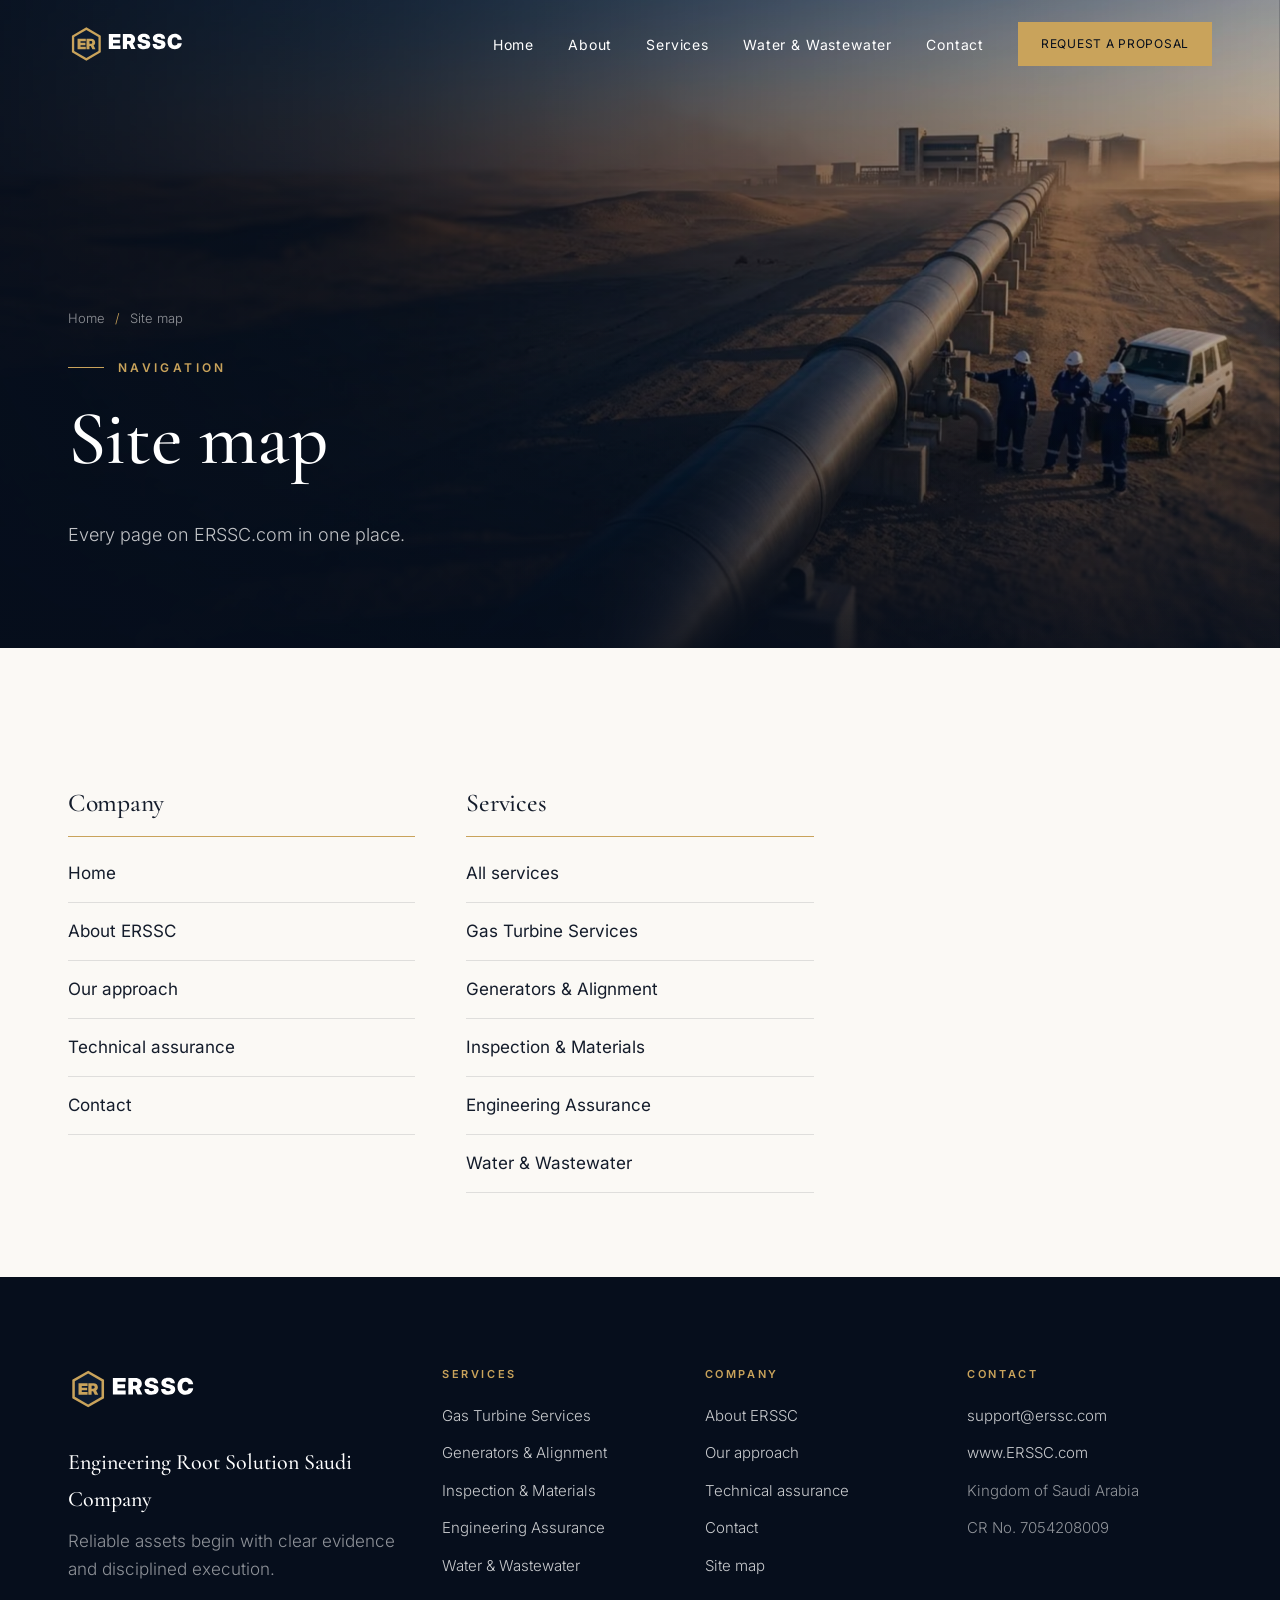
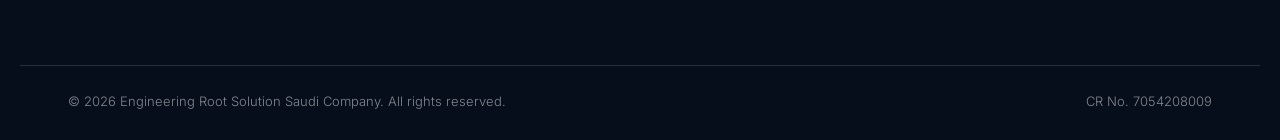
<file: sitemap.html>
<!doctype html>
<html lang="en">
<head>
<meta charset="utf-8">
<meta name="viewport" content="width=device-width, initial-scale=1">
<title>Site map | ERSSC</title>
<meta name="description" content="Site map of ERSSC.com — every page on the Engineering Root Solution Saudi Company website.">
<link rel="canonical" href="https://erssc.com/sitemap">
<meta name="theme-color" content="#0B1A30">
<link rel="icon" href="/favicon.svg" type="image/svg+xml">
<link rel="icon" href="/favicon-32.png" sizes="32x32" type="image/png">
<link rel="apple-touch-icon" href="/apple-touch-icon.png">
<link rel="manifest" href="/site.webmanifest">
<meta property="og:type" content="website">
<meta property="og:site_name" content="ERSSC">
<meta property="og:title" content="Site map | ERSSC">
<meta property="og:description" content="Site map of ERSSC.com — every page on the Engineering Root Solution Saudi Company website.">
<meta property="og:url" content="https://erssc.com/sitemap">
<meta property="og:image" content="https://erssc.com/assets/img/og-image.jpg">
<meta name="twitter:card" content="summary_large_image">
<link rel="preload" href="/assets/fonts/cormorant.woff2" as="font" type="font/woff2" crossorigin>
<link rel="preload" href="/assets/fonts/inter.woff2" as="font" type="font/woff2" crossorigin>
<link rel="stylesheet" href="/assets/css/site.css">
<script type="application/ld+json">{"@context": "https://schema.org", "@type": "Organization", "name": "Engineering Root Solution Saudi Company", "alternateName": "ERSSC", "url": "https://erssc.com", "email": "support@erssc.com", "logo": "https://erssc.com/assets/img/icon-512.png", "address": {"@type": "PostalAddress", "addressCountry": "SA"}, "identifier": {"@type": "PropertyValue", "propertyID": "Commercial Registration", "value": "7054208009"}}</script>
<script defer src="/assets/js/site.js"></script>
</head>
<body>
<a class="skip" href="#main">Skip to content</a>
<header class="site-header on-dark" data-header>
  <div class="wrap header-inner">
    <a class="brand" href="/" aria-label="ERSSC home"><svg class="logo-svg" xmlns="http://www.w3.org/2000/svg" viewBox="0 0 701 240" role="img" aria-label="ERSSC — Engineering Root Solution Saudi Company"><polygon points="110.00,20.00 196.60,70.00 196.60,170.00 110.00,220.00 23.40,170.00 23.40,70.00" fill="#C9A35B"/><polygon points="110.00,36.00 182.75,78.00 182.75,162.00 110.00,204.00 37.25,162.00 37.25,78.00" fill="#0B1A30"/><path d="M57.353515625 152.0H106.939453125V136.875H75.228515625V127.3359375H104.490234375V112.7265625H75.228515625V103.1015625H106.939453125V87.9765625H57.353515625ZM110.955078125 152.0H128.830078125V131.9765625H136.822265625L146.404296875 152.0H165.009765625L153.279296875 128.109375C159.509765625 124.4140625 163.033203125 118.26953125 163.033203125 110.3203125C163.033203125 96.61328125 153.451171875 87.9765625 138.154296875 87.9765625H110.955078125ZM128.830078125 118.140625V102.5H136.822265625C142.193359375 102.5 145.587890625 105.63671875 145.587890625 110.3203125C145.587890625 115.00390625 142.193359375 118.140625 136.822265625 118.140625Z" fill="#C9A35B"/><path d="M244.84375 150.0H314.71484375V128.6875H270.03125V115.24609375H311.263671875V94.66015625H270.03125V81.09765625H314.71484375V59.78515625H244.84375ZM329.19140625 150.0H354.37890625V121.78515625H365.640625L379.142578125 150.0H405.359375L388.830078125 116.3359375C397.609375 111.12890625 402.57421875 102.470703125 402.57421875 91.26953125C402.57421875 71.955078125 389.072265625 59.78515625 367.517578125 59.78515625H329.19140625ZM354.37890625 102.2890625V80.25H365.640625C373.208984375 80.25 377.9921875 84.669921875 377.9921875 91.26953125C377.9921875 97.869140625 373.208984375 102.2890625 365.640625 102.2890625ZM455.498046875 151.453125C479.958984375 151.453125 493.9453125 140.67578125 493.9453125 121.78515625C493.9453125 107.375 485.166015625 99.3828125 464.458984375 95.568359375L457.193359375 94.236328125C447.80859375 92.541015625 443.751953125 90.240234375 443.751953125 85.94140625C443.751953125 81.400390625 448.716796875 78.19140625 455.80078125 78.19140625C463.30859375 78.19140625 468.333984375 82.06640625 468.939453125 88.36328125H492.068359375C491.462890625 69.47265625 477.83984375 58.33203125 455.31640625 58.33203125C433.3984375 58.33203125 418.443359375 70.017578125 418.443359375 87.15234375C418.443359375 100.533203125 427.888671875 109.796875 445.326171875 113.126953125L454.287109375 114.822265625C464.458984375 116.759765625 469.060546875 119.302734375 469.060546875 123.662109375C469.060546875 128.384765625 463.732421875 131.59375 455.80078125 131.59375C446.658203125 131.59375 440.90625 127.294921875 440.54296875 119.96875H416.748046875C416.748046875 140.251953125 430.4921875 151.453125 455.498046875 151.453125ZM546.4453125 151.453125C570.90625 151.453125 584.892578125 140.67578125 584.892578125 121.78515625C584.892578125 107.375 576.11328125 99.3828125 555.40625 95.568359375L548.140625 94.236328125C538.755859375 92.541015625 534.69921875 90.240234375 534.69921875 85.94140625C534.69921875 81.400390625 539.6640625 78.19140625 546.748046875 78.19140625C554.255859375 78.19140625 559.28125 82.06640625 559.88671875 88.36328125H583.015625C582.41015625 69.47265625 568.787109375 58.33203125 546.263671875 58.33203125C524.345703125 58.33203125 509.390625 70.017578125 509.390625 87.15234375C509.390625 100.533203125 518.8359375 109.796875 536.2734375 113.126953125L545.234375 114.822265625C555.40625 116.759765625 560.0078125 119.302734375 560.0078125 123.662109375C560.0078125 128.384765625 554.6796875 131.59375 546.748046875 131.59375C537.60546875 131.59375 531.853515625 127.294921875 531.490234375 119.96875H507.6953125C507.6953125 140.251953125 521.439453125 151.453125 546.4453125 151.453125ZM641.025390625 151.453125C664.09375 151.453125 680.380859375 137.40625 682.923828125 116.09375H657.5546875C655.98046875 124.5703125 650.16796875 129.65625 641.509765625 129.65625C629.21875 129.65625 622.619140625 120.6953125 622.619140625 104.953125C622.619140625 89.150390625 629.279296875 80.12890625 641.509765625 80.12890625C650.16796875 80.12890625 656.041015625 85.275390625 657.5546875 93.8125H682.923828125C680.44140625 72.5 664.09375 58.33203125 641.025390625 58.33203125C616.3828125 58.33203125 597.189453125 74.80078125 597.189453125 104.953125C597.189453125 134.86328125 616.3828125 151.453125 641.025390625 151.453125Z" fill="currentColor"/></svg></a>
    <nav class="nav" aria-label="Main">
      <button class="nav-toggle" aria-expanded="false" aria-controls="nav-list" data-nav-toggle><span></span><span></span><span class="sr">Menu</span></button>
      <ul id="nav-list" data-nav-list><li><a href="/">Home</a></li><li><a href="/about">About</a></li><li><a href="/services">Services</a></li><li><a href="/services/water-wastewater">Water & Wastewater</a></li><li><a href="/contact">Contact</a></li><li class="nav-cta"><a class="btn btn-gold" href="/contact">Request a proposal</a></li></ul>
    </nav>
  </div>
</header>
<main id="main">
<section class="page-hero">
  <picture class="page-hero-img"><source type="image/avif" srcset="/assets/img/water-pipeline-640.avif 640w, /assets/img/water-pipeline-1024.avif 1024w, /assets/img/water-pipeline-1408.avif 1408w" sizes="100vw"><source type="image/webp" srcset="/assets/img/water-pipeline-640.webp 640w, /assets/img/water-pipeline-1024.webp 1024w, /assets/img/water-pipeline-1408.webp 1408w" sizes="100vw"><img src="/assets/img/water-pipeline-1024.webp" alt="Water transmission pipeline at golden hour" width="1408" height="768" fetchpriority="high" loading="eager"></picture>
  <div class="page-hero-shade"></div>
  <div class="wrap page-hero-inner"><nav class="crumbs" aria-label="Breadcrumb"><ol><li><a href="/">Home</a></li><li aria-current="page">Site map</li></ol></nav><p class="kicker">Navigation</p><h1>Site map</h1><p class="lede">Every page on ERSSC.com in one place.</p></div>
</section>
<section class="portfolio sitemap"><div class="wrap port-grid"><div class="port-col"><h3>Company</h3><ul><li><a href="/">Home</a></li><li><a href="/about">About ERSSC</a></li><li><a href="/about#approach">Our approach</a></li><li><a href="/about#assurance">Technical assurance</a></li><li><a href="/contact">Contact</a></li></ul></div><div class="port-col"><h3>Services</h3><ul><li><a href="/services">All services</a></li><li><a href="/services/gas-turbines">Gas Turbine Services</a></li><li><a href="/services/generators-alignment">Generators &amp; Alignment</a></li><li><a href="/services/inspection-materials">Inspection &amp; Materials</a></li><li><a href="/services/engineering-assurance">Engineering Assurance</a></li><li><a href="/services/water-wastewater">Water &amp; Wastewater</a></li></ul></div></div></section></main>
<footer class="site-footer">
  <div class="wrap footer-grid">
    <div class="footer-brand">
      <a class="brand" href="/" aria-label="ERSSC home"><svg class="logo-svg" xmlns="http://www.w3.org/2000/svg" viewBox="0 0 701 240" role="img" aria-label="ERSSC — Engineering Root Solution Saudi Company"><polygon points="110.00,20.00 196.60,70.00 196.60,170.00 110.00,220.00 23.40,170.00 23.40,70.00" fill="#C9A35B"/><polygon points="110.00,36.00 182.75,78.00 182.75,162.00 110.00,204.00 37.25,162.00 37.25,78.00" fill="#0B1A30"/><path d="M57.353515625 152.0H106.939453125V136.875H75.228515625V127.3359375H104.490234375V112.7265625H75.228515625V103.1015625H106.939453125V87.9765625H57.353515625ZM110.955078125 152.0H128.830078125V131.9765625H136.822265625L146.404296875 152.0H165.009765625L153.279296875 128.109375C159.509765625 124.4140625 163.033203125 118.26953125 163.033203125 110.3203125C163.033203125 96.61328125 153.451171875 87.9765625 138.154296875 87.9765625H110.955078125ZM128.830078125 118.140625V102.5H136.822265625C142.193359375 102.5 145.587890625 105.63671875 145.587890625 110.3203125C145.587890625 115.00390625 142.193359375 118.140625 136.822265625 118.140625Z" fill="#C9A35B"/><path d="M244.84375 150.0H314.71484375V128.6875H270.03125V115.24609375H311.263671875V94.66015625H270.03125V81.09765625H314.71484375V59.78515625H244.84375ZM329.19140625 150.0H354.37890625V121.78515625H365.640625L379.142578125 150.0H405.359375L388.830078125 116.3359375C397.609375 111.12890625 402.57421875 102.470703125 402.57421875 91.26953125C402.57421875 71.955078125 389.072265625 59.78515625 367.517578125 59.78515625H329.19140625ZM354.37890625 102.2890625V80.25H365.640625C373.208984375 80.25 377.9921875 84.669921875 377.9921875 91.26953125C377.9921875 97.869140625 373.208984375 102.2890625 365.640625 102.2890625ZM455.498046875 151.453125C479.958984375 151.453125 493.9453125 140.67578125 493.9453125 121.78515625C493.9453125 107.375 485.166015625 99.3828125 464.458984375 95.568359375L457.193359375 94.236328125C447.80859375 92.541015625 443.751953125 90.240234375 443.751953125 85.94140625C443.751953125 81.400390625 448.716796875 78.19140625 455.80078125 78.19140625C463.30859375 78.19140625 468.333984375 82.06640625 468.939453125 88.36328125H492.068359375C491.462890625 69.47265625 477.83984375 58.33203125 455.31640625 58.33203125C433.3984375 58.33203125 418.443359375 70.017578125 418.443359375 87.15234375C418.443359375 100.533203125 427.888671875 109.796875 445.326171875 113.126953125L454.287109375 114.822265625C464.458984375 116.759765625 469.060546875 119.302734375 469.060546875 123.662109375C469.060546875 128.384765625 463.732421875 131.59375 455.80078125 131.59375C446.658203125 131.59375 440.90625 127.294921875 440.54296875 119.96875H416.748046875C416.748046875 140.251953125 430.4921875 151.453125 455.498046875 151.453125ZM546.4453125 151.453125C570.90625 151.453125 584.892578125 140.67578125 584.892578125 121.78515625C584.892578125 107.375 576.11328125 99.3828125 555.40625 95.568359375L548.140625 94.236328125C538.755859375 92.541015625 534.69921875 90.240234375 534.69921875 85.94140625C534.69921875 81.400390625 539.6640625 78.19140625 546.748046875 78.19140625C554.255859375 78.19140625 559.28125 82.06640625 559.88671875 88.36328125H583.015625C582.41015625 69.47265625 568.787109375 58.33203125 546.263671875 58.33203125C524.345703125 58.33203125 509.390625 70.017578125 509.390625 87.15234375C509.390625 100.533203125 518.8359375 109.796875 536.2734375 113.126953125L545.234375 114.822265625C555.40625 116.759765625 560.0078125 119.302734375 560.0078125 123.662109375C560.0078125 128.384765625 554.6796875 131.59375 546.748046875 131.59375C537.60546875 131.59375 531.853515625 127.294921875 531.490234375 119.96875H507.6953125C507.6953125 140.251953125 521.439453125 151.453125 546.4453125 151.453125ZM641.025390625 151.453125C664.09375 151.453125 680.380859375 137.40625 682.923828125 116.09375H657.5546875C655.98046875 124.5703125 650.16796875 129.65625 641.509765625 129.65625C629.21875 129.65625 622.619140625 120.6953125 622.619140625 104.953125C622.619140625 89.150390625 629.279296875 80.12890625 641.509765625 80.12890625C650.16796875 80.12890625 656.041015625 85.275390625 657.5546875 93.8125H682.923828125C680.44140625 72.5 664.09375 58.33203125 641.025390625 58.33203125C616.3828125 58.33203125 597.189453125 74.80078125 597.189453125 104.953125C597.189453125 134.86328125 616.3828125 151.453125 641.025390625 151.453125Z" fill="currentColor"/></svg></a>
      <p class="footer-name">Engineering Root Solution Saudi Company</p>
      <p class="muted">Reliable assets begin with clear evidence and disciplined execution.</p>
    </div>
    <div><h2 class="footer-h">Services</h2><ul class="footer-list"><li><a href="/services/gas-turbines">Gas Turbine Services</a></li><li><a href="/services/generators-alignment">Generators & Alignment</a></li><li><a href="/services/inspection-materials">Inspection & Materials</a></li><li><a href="/services/engineering-assurance">Engineering Assurance</a></li><li><a href="/services/water-wastewater">Water & Wastewater</a></li></ul></div>
    <div><h2 class="footer-h">Company</h2><ul class="footer-list"><li><a href="/about">About ERSSC</a></li><li><a href="/about#approach">Our approach</a></li><li><a href="/about#assurance">Technical assurance</a></li><li><a href="/contact">Contact</a></li><li><a href="/sitemap">Site map</a></li></ul></div>
    <div><h2 class="footer-h">Contact</h2><ul class="footer-list">
      <li><a href="mailto:support@erssc.com">support@erssc.com</a></li><li><a href="https://erssc.com">www.ERSSC.com</a></li><li class="muted">Kingdom of Saudi Arabia</li><li class="muted">CR No. 7054208009</li></ul></div>
  </div>
  <div class="wrap footer-base"><span>© 2026 Engineering Root Solution Saudi Company. All rights reserved.</span><span>CR No. 7054208009</span></div>
</footer>
</body>
</html>
</file>
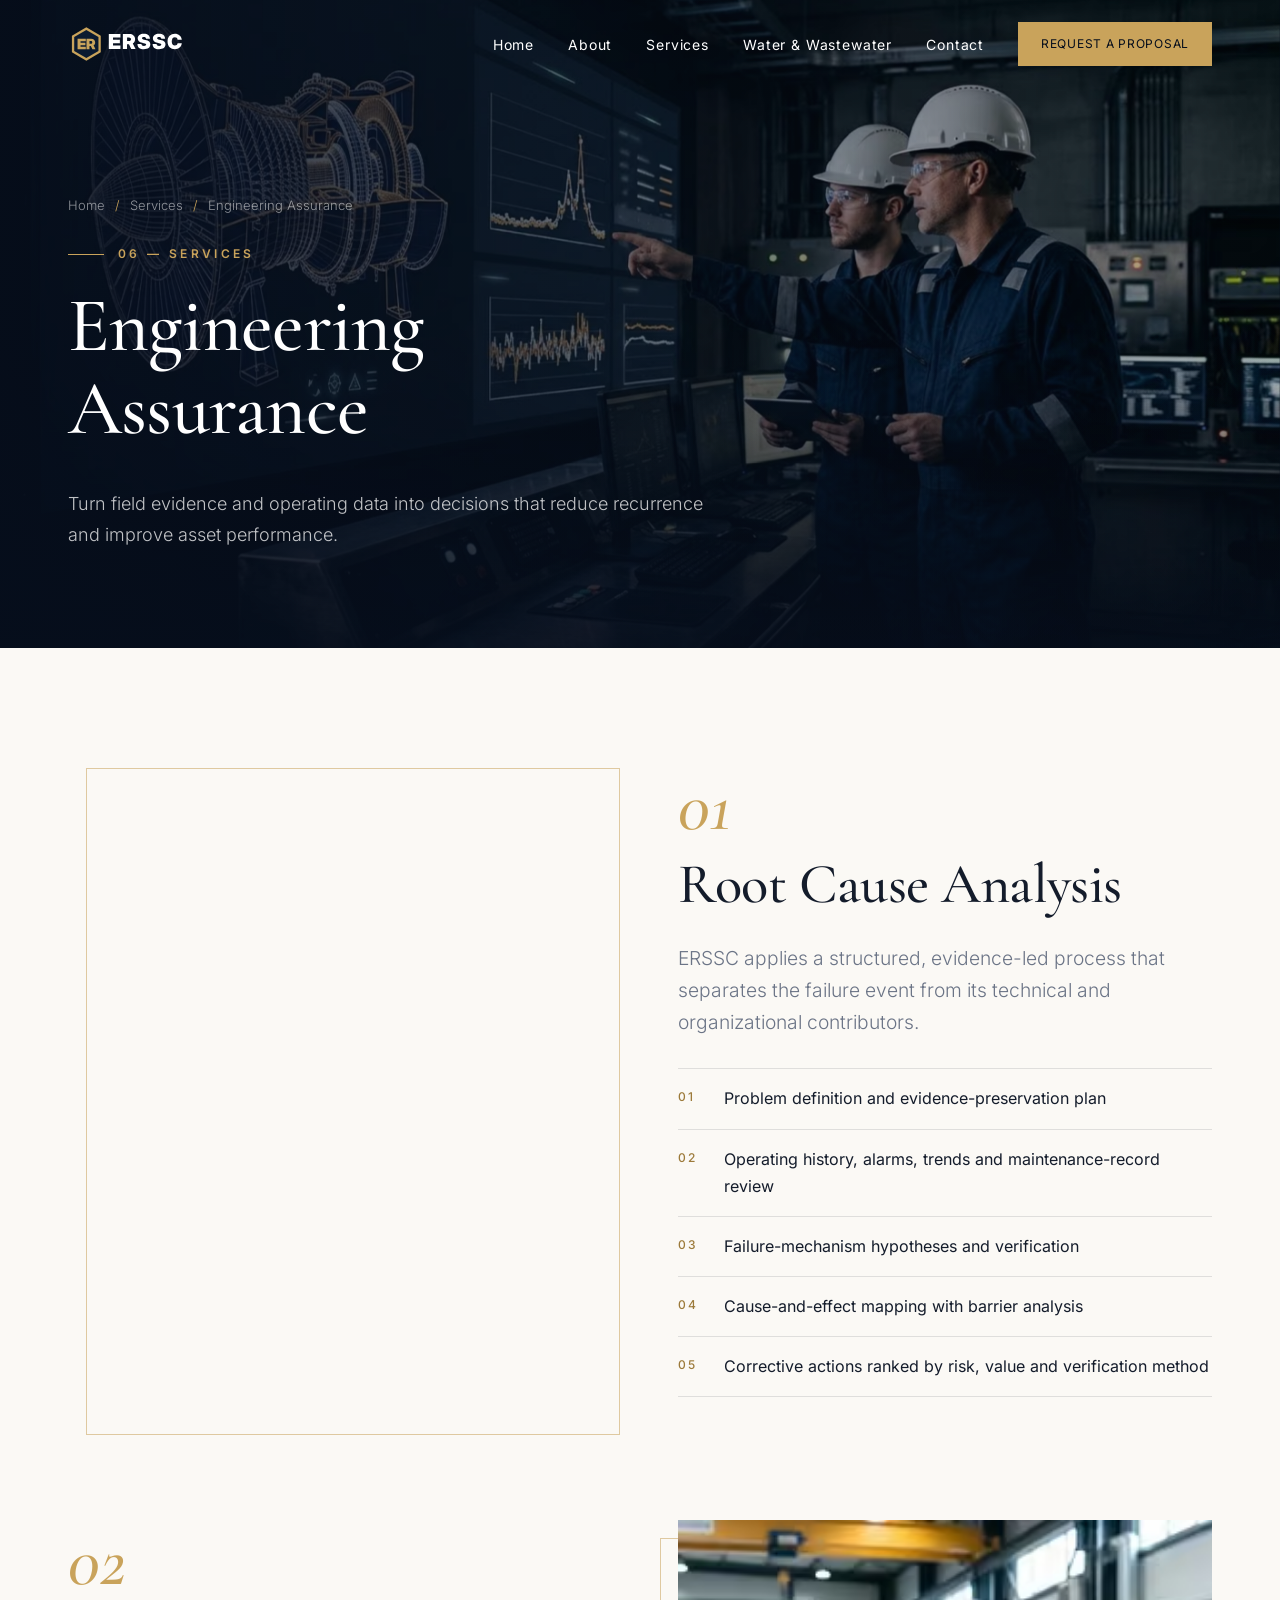
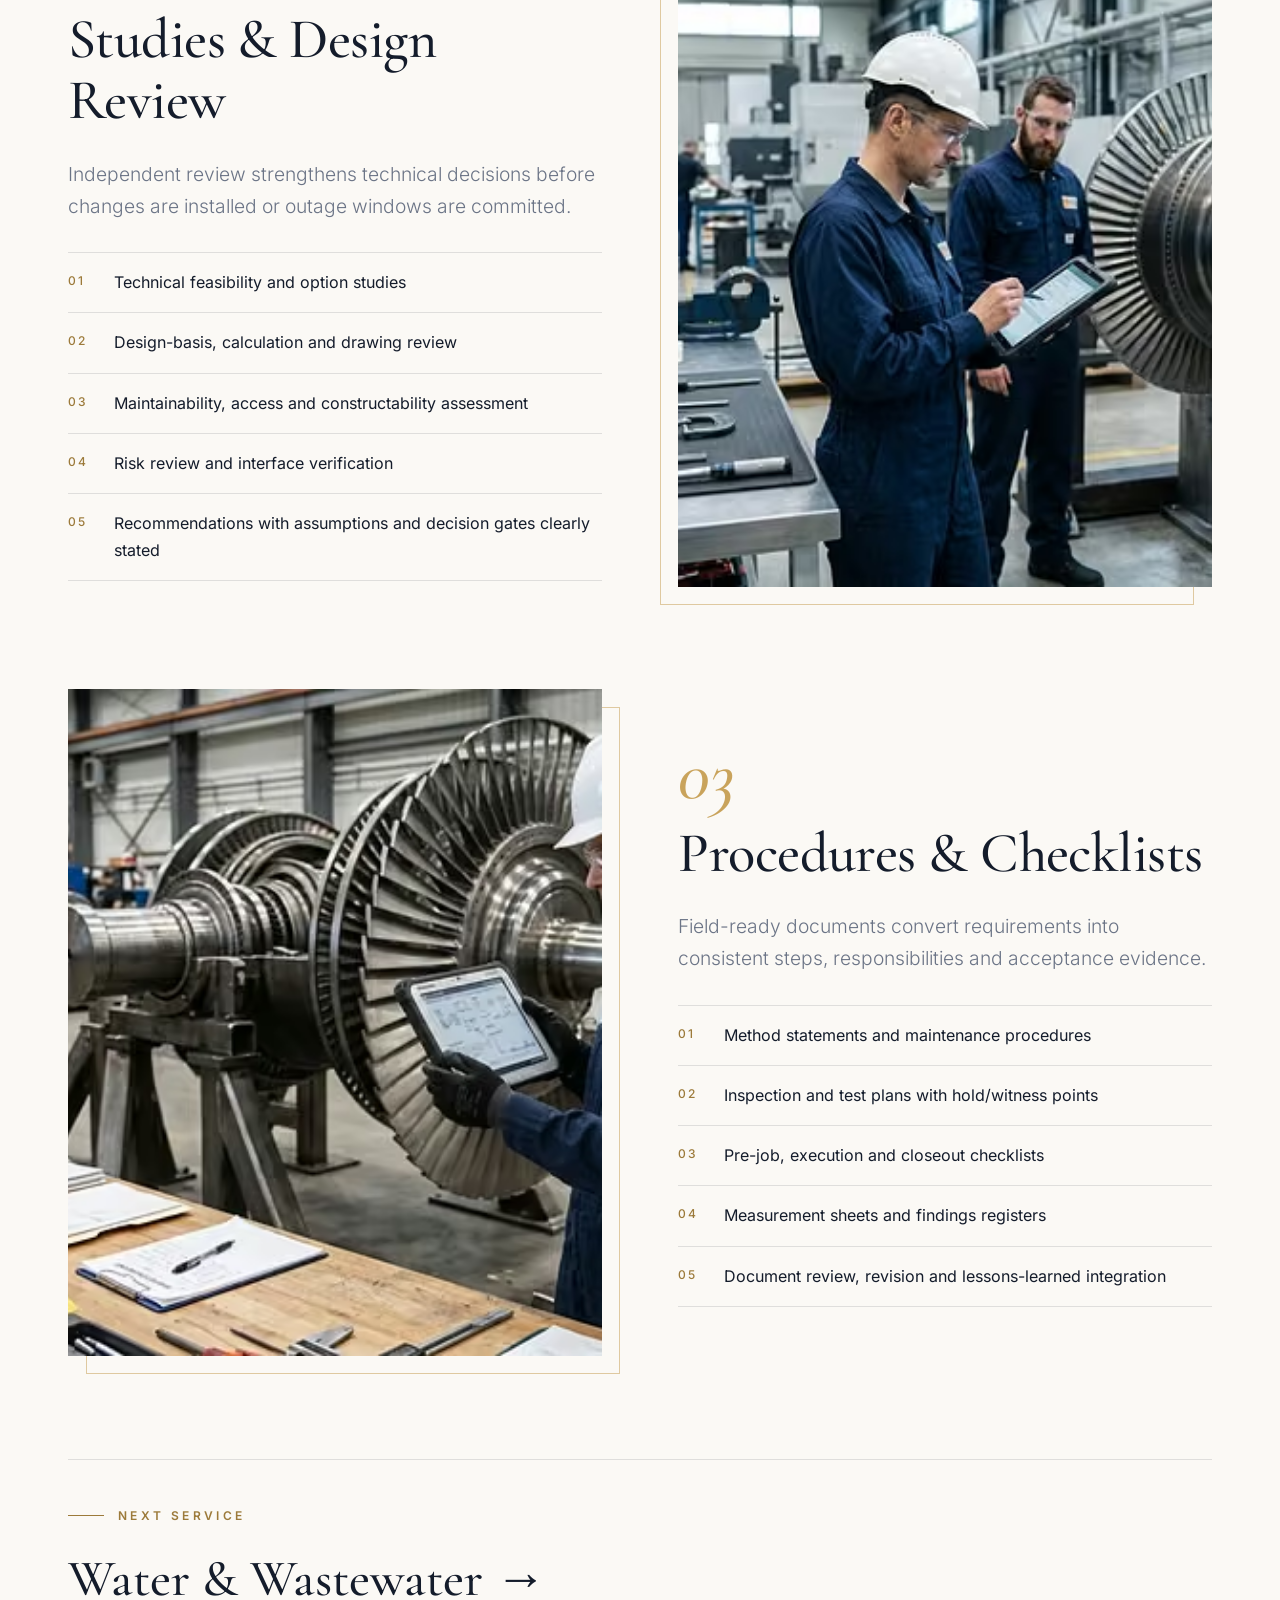
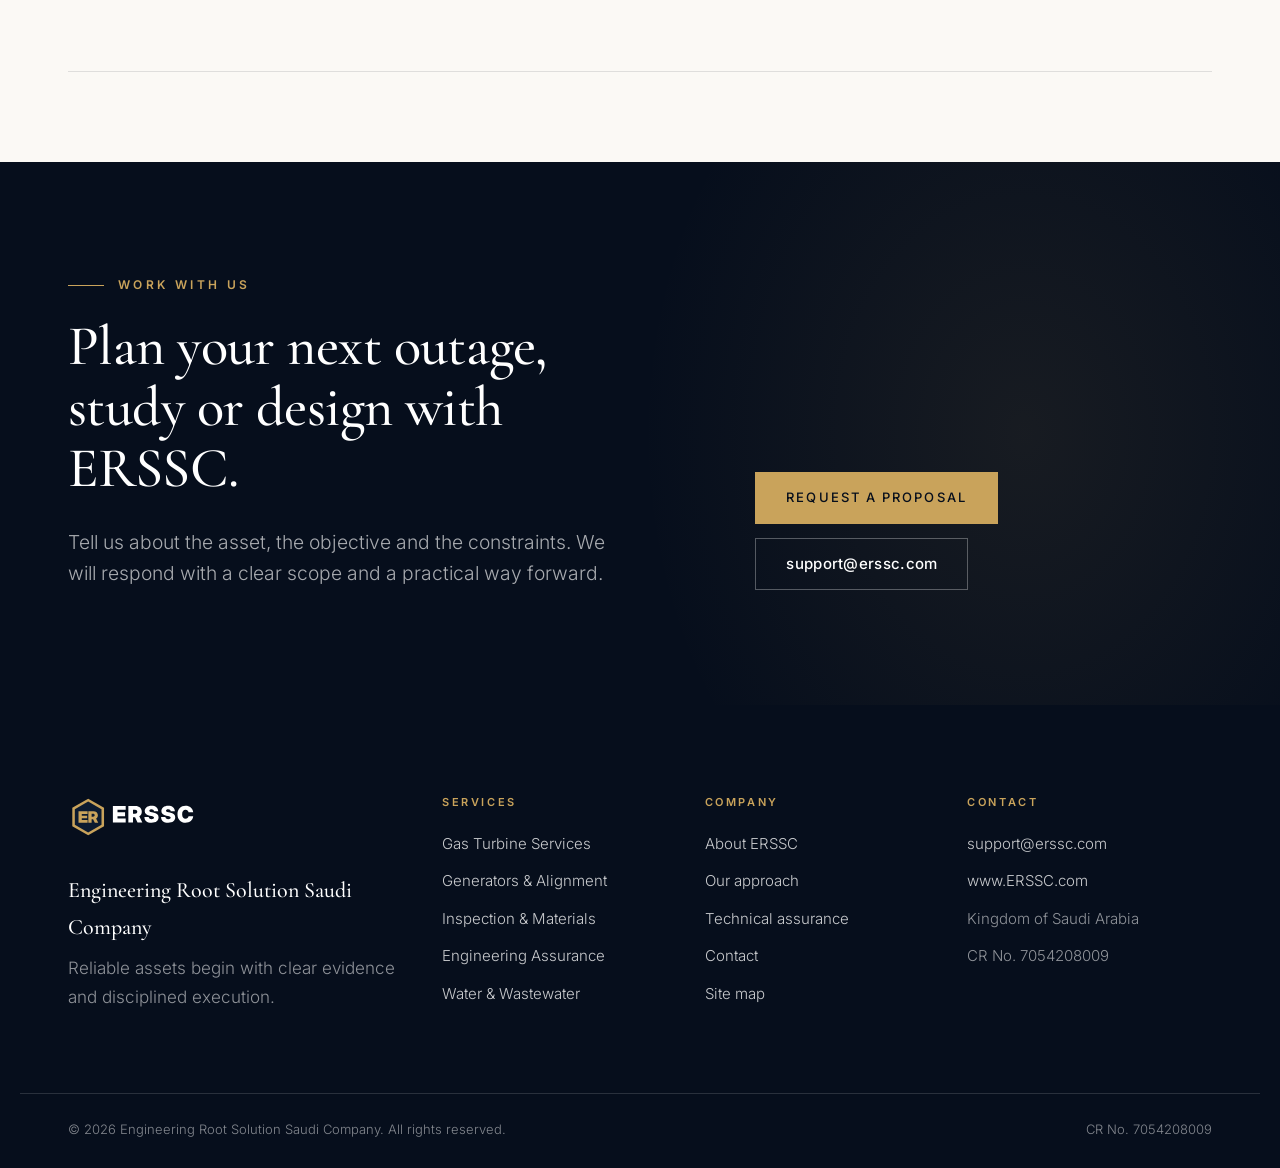
<file: services/engineering-assurance.html>
<!doctype html>
<html lang="en">
<head>
<meta charset="utf-8">
<meta name="viewport" content="width=device-width, initial-scale=1">
<title>Engineering Assurance | ERSSC</title>
<meta name="description" content="Engineering Assurance by ERSSC: Turn field evidence and operating data into decisions that reduce recurrence and improve asset performance.">
<link rel="canonical" href="https://erssc.com/services/engineering-assurance">
<meta name="theme-color" content="#0B1A30">
<link rel="icon" href="/favicon.svg" type="image/svg+xml">
<link rel="icon" href="/favicon-32.png" sizes="32x32" type="image/png">
<link rel="apple-touch-icon" href="/apple-touch-icon.png">
<link rel="manifest" href="/site.webmanifest">
<meta property="og:type" content="website">
<meta property="og:site_name" content="ERSSC">
<meta property="og:title" content="Engineering Assurance | ERSSC">
<meta property="og:description" content="Engineering Assurance by ERSSC: Turn field evidence and operating data into decisions that reduce recurrence and improve asset performance.">
<meta property="og:url" content="https://erssc.com/services/engineering-assurance">
<meta property="og:image" content="https://erssc.com/assets/img/og-image.jpg">
<meta name="twitter:card" content="summary_large_image">
<link rel="preload" href="/assets/fonts/cormorant.woff2" as="font" type="font/woff2" crossorigin>
<link rel="preload" href="/assets/fonts/inter.woff2" as="font" type="font/woff2" crossorigin>
<link rel="stylesheet" href="/assets/css/site.css">
<script type="application/ld+json">{"@context": "https://schema.org", "@type": "Organization", "name": "Engineering Root Solution Saudi Company", "alternateName": "ERSSC", "url": "https://erssc.com", "email": "support@erssc.com", "logo": "https://erssc.com/assets/img/icon-512.png", "address": {"@type": "PostalAddress", "addressCountry": "SA"}, "identifier": {"@type": "PropertyValue", "propertyID": "Commercial Registration", "value": "7054208009"}}</script>
<script defer src="/assets/js/site.js"></script>
</head>
<body>
<a class="skip" href="#main">Skip to content</a>
<header class="site-header on-dark" data-header>
  <div class="wrap header-inner">
    <a class="brand" href="/" aria-label="ERSSC home"><svg class="logo-svg" xmlns="http://www.w3.org/2000/svg" viewBox="0 0 701 240" role="img" aria-label="ERSSC — Engineering Root Solution Saudi Company"><polygon points="110.00,20.00 196.60,70.00 196.60,170.00 110.00,220.00 23.40,170.00 23.40,70.00" fill="#C9A35B"/><polygon points="110.00,36.00 182.75,78.00 182.75,162.00 110.00,204.00 37.25,162.00 37.25,78.00" fill="#0B1A30"/><path d="M57.353515625 152.0H106.939453125V136.875H75.228515625V127.3359375H104.490234375V112.7265625H75.228515625V103.1015625H106.939453125V87.9765625H57.353515625ZM110.955078125 152.0H128.830078125V131.9765625H136.822265625L146.404296875 152.0H165.009765625L153.279296875 128.109375C159.509765625 124.4140625 163.033203125 118.26953125 163.033203125 110.3203125C163.033203125 96.61328125 153.451171875 87.9765625 138.154296875 87.9765625H110.955078125ZM128.830078125 118.140625V102.5H136.822265625C142.193359375 102.5 145.587890625 105.63671875 145.587890625 110.3203125C145.587890625 115.00390625 142.193359375 118.140625 136.822265625 118.140625Z" fill="#C9A35B"/><path d="M244.84375 150.0H314.71484375V128.6875H270.03125V115.24609375H311.263671875V94.66015625H270.03125V81.09765625H314.71484375V59.78515625H244.84375ZM329.19140625 150.0H354.37890625V121.78515625H365.640625L379.142578125 150.0H405.359375L388.830078125 116.3359375C397.609375 111.12890625 402.57421875 102.470703125 402.57421875 91.26953125C402.57421875 71.955078125 389.072265625 59.78515625 367.517578125 59.78515625H329.19140625ZM354.37890625 102.2890625V80.25H365.640625C373.208984375 80.25 377.9921875 84.669921875 377.9921875 91.26953125C377.9921875 97.869140625 373.208984375 102.2890625 365.640625 102.2890625ZM455.498046875 151.453125C479.958984375 151.453125 493.9453125 140.67578125 493.9453125 121.78515625C493.9453125 107.375 485.166015625 99.3828125 464.458984375 95.568359375L457.193359375 94.236328125C447.80859375 92.541015625 443.751953125 90.240234375 443.751953125 85.94140625C443.751953125 81.400390625 448.716796875 78.19140625 455.80078125 78.19140625C463.30859375 78.19140625 468.333984375 82.06640625 468.939453125 88.36328125H492.068359375C491.462890625 69.47265625 477.83984375 58.33203125 455.31640625 58.33203125C433.3984375 58.33203125 418.443359375 70.017578125 418.443359375 87.15234375C418.443359375 100.533203125 427.888671875 109.796875 445.326171875 113.126953125L454.287109375 114.822265625C464.458984375 116.759765625 469.060546875 119.302734375 469.060546875 123.662109375C469.060546875 128.384765625 463.732421875 131.59375 455.80078125 131.59375C446.658203125 131.59375 440.90625 127.294921875 440.54296875 119.96875H416.748046875C416.748046875 140.251953125 430.4921875 151.453125 455.498046875 151.453125ZM546.4453125 151.453125C570.90625 151.453125 584.892578125 140.67578125 584.892578125 121.78515625C584.892578125 107.375 576.11328125 99.3828125 555.40625 95.568359375L548.140625 94.236328125C538.755859375 92.541015625 534.69921875 90.240234375 534.69921875 85.94140625C534.69921875 81.400390625 539.6640625 78.19140625 546.748046875 78.19140625C554.255859375 78.19140625 559.28125 82.06640625 559.88671875 88.36328125H583.015625C582.41015625 69.47265625 568.787109375 58.33203125 546.263671875 58.33203125C524.345703125 58.33203125 509.390625 70.017578125 509.390625 87.15234375C509.390625 100.533203125 518.8359375 109.796875 536.2734375 113.126953125L545.234375 114.822265625C555.40625 116.759765625 560.0078125 119.302734375 560.0078125 123.662109375C560.0078125 128.384765625 554.6796875 131.59375 546.748046875 131.59375C537.60546875 131.59375 531.853515625 127.294921875 531.490234375 119.96875H507.6953125C507.6953125 140.251953125 521.439453125 151.453125 546.4453125 151.453125ZM641.025390625 151.453125C664.09375 151.453125 680.380859375 137.40625 682.923828125 116.09375H657.5546875C655.98046875 124.5703125 650.16796875 129.65625 641.509765625 129.65625C629.21875 129.65625 622.619140625 120.6953125 622.619140625 104.953125C622.619140625 89.150390625 629.279296875 80.12890625 641.509765625 80.12890625C650.16796875 80.12890625 656.041015625 85.275390625 657.5546875 93.8125H682.923828125C680.44140625 72.5 664.09375 58.33203125 641.025390625 58.33203125C616.3828125 58.33203125 597.189453125 74.80078125 597.189453125 104.953125C597.189453125 134.86328125 616.3828125 151.453125 641.025390625 151.453125Z" fill="currentColor"/></svg></a>
    <nav class="nav" aria-label="Main">
      <button class="nav-toggle" aria-expanded="false" aria-controls="nav-list" data-nav-toggle><span></span><span></span><span class="sr">Menu</span></button>
      <ul id="nav-list" data-nav-list><li><a href="/">Home</a></li><li><a href="/about">About</a></li><li><a href="/services">Services</a></li><li><a href="/services/water-wastewater">Water & Wastewater</a></li><li><a href="/contact">Contact</a></li><li class="nav-cta"><a class="btn btn-gold" href="/contact">Request a proposal</a></li></ul>
    </nav>
  </div>
</header>
<main id="main">
<section class="page-hero">
  <picture class="page-hero-img"><source type="image/avif" srcset="/assets/img/rca-640.avif 640w, /assets/img/rca-1024.avif 1024w, /assets/img/rca-1408.avif 1408w" sizes="100vw"><source type="image/webp" srcset="/assets/img/rca-640.webp 640w, /assets/img/rca-1024.webp 1024w, /assets/img/rca-1408.webp 1408w" sizes="100vw"><img src="/assets/img/rca-1024.webp" alt="Engineering Assurance" width="1408" height="768" fetchpriority="high" loading="eager"></picture>
  <div class="page-hero-shade"></div>
  <div class="wrap page-hero-inner"><nav class="crumbs" aria-label="Breadcrumb"><ol><li><a href="/">Home</a></li><li><a href="/services">Services</a></li><li aria-current="page">Engineering Assurance</li></ol></nav><p class="kicker">06 — Services</p><h1>Engineering Assurance</h1><p class="lede">Turn field evidence and operating data into decisions that reduce recurrence and improve asset performance.</p></div>
</section>
<section class="detail" data-reveal>
  <div class="wrap detail-grid">
    <div class="detail-media"><picture class=""><source type="image/avif" srcset="/assets/img/rca-640.avif 640w, /assets/img/rca-1024.avif 1024w, /assets/img/rca-1408.avif 1408w" sizes="(min-width: 960px) 50vw, 100vw"><source type="image/webp" srcset="/assets/img/rca-640.webp 640w, /assets/img/rca-1024.webp 1024w, /assets/img/rca-1408.webp 1408w" sizes="(min-width: 960px) 50vw, 100vw"><img src="/assets/img/rca-1024.webp" alt="Engineers reviewing turbine data on a control-room display" width="1408" height="768" loading="lazy" decoding="async"></picture></div>
    <div class="detail-copy">
      <p class="index">01</p>
      <h2>Root Cause Analysis</h2>
      <p class="lead">ERSSC applies a structured, evidence-led process that separates the failure event from its technical and organizational contributors.</p>
      <ol class="points"><li><span class="num">01</span><span>Problem definition and evidence-preservation plan</span></li><li><span class="num">02</span><span>Operating history, alarms, trends and maintenance-record review</span></li><li><span class="num">03</span><span>Failure-mechanism hypotheses and verification</span></li><li><span class="num">04</span><span>Cause-and-effect mapping with barrier analysis</span></li><li><span class="num">05</span><span>Corrective actions ranked by risk, value and verification method</span></li></ol>
    </div>
  </div>
</section>
<section class="detail flip" data-reveal>
  <div class="wrap detail-grid">
    <div class="detail-media"><picture class=""><source type="image/avif" srcset="/assets/img/assurance-640.avif 640w, /assets/img/assurance-1024.avif 1024w, /assets/img/assurance-1408.avif 1408w" sizes="(min-width: 960px) 50vw, 100vw"><source type="image/webp" srcset="/assets/img/assurance-640.webp 640w, /assets/img/assurance-1024.webp 1024w, /assets/img/assurance-1408.webp 1408w" sizes="(min-width: 960px) 50vw, 100vw"><img src="/assets/img/assurance-1024.webp" alt="Engineers reviewing technical documentation on a tablet" width="1408" height="768" loading="lazy" decoding="async"></picture></div>
    <div class="detail-copy">
      <p class="index">02</p>
      <h2>Studies &amp; Design Review</h2>
      <p class="lead">Independent review strengthens technical decisions before changes are installed or outage windows are committed.</p>
      <ol class="points"><li><span class="num">01</span><span>Technical feasibility and option studies</span></li><li><span class="num">02</span><span>Design-basis, calculation and drawing review</span></li><li><span class="num">03</span><span>Maintainability, access and constructability assessment</span></li><li><span class="num">04</span><span>Risk review and interface verification</span></li><li><span class="num">05</span><span>Recommendations with assumptions and decision gates clearly stated</span></li></ol>
    </div>
  </div>
</section>
<section class="detail" data-reveal>
  <div class="wrap detail-grid">
    <div class="detail-media"><picture class=""><source type="image/avif" srcset="/assets/img/gt-outage-640.avif 640w, /assets/img/gt-outage-1024.avif 1024w, /assets/img/gt-outage-1408.avif 1408w" sizes="(min-width: 960px) 50vw, 100vw"><source type="image/webp" srcset="/assets/img/gt-outage-640.webp 640w, /assets/img/gt-outage-1024.webp 1024w, /assets/img/gt-outage-1408.webp 1408w" sizes="(min-width: 960px) 50vw, 100vw"><img src="/assets/img/gt-outage-1024.webp" alt="Inspection paperwork and tagged components on a workshop bench" width="1408" height="768" loading="lazy" decoding="async"></picture></div>
    <div class="detail-copy">
      <p class="index">03</p>
      <h2>Procedures &amp; Checklists</h2>
      <p class="lead">Field-ready documents convert requirements into consistent steps, responsibilities and acceptance evidence.</p>
      <ol class="points"><li><span class="num">01</span><span>Method statements and maintenance procedures</span></li><li><span class="num">02</span><span>Inspection and test plans with hold/witness points</span></li><li><span class="num">03</span><span>Pre-job, execution and closeout checklists</span></li><li><span class="num">04</span><span>Measurement sheets and findings registers</span></li><li><span class="num">05</span><span>Document review, revision and lessons-learned integration</span></li></ol>
    </div>
  </div>
</section>
<section class="next" data-reveal><div class="wrap"><a class="next-link" href="/services/water-wastewater"><span class="kicker">Next service</span><span class="next-title">Water & Wastewater <span aria-hidden="true">→</span></span></a></div></section><section class="cta" data-reveal>
  <div class="wrap cta-inner">
    <div><p class="kicker">Work with us</p><h2>Plan your next outage, study or design with ERSSC.</h2><p class="lead">Tell us about the asset, the objective and the constraints. We will respond with a clear scope and a practical way forward.</p></div>
    <div class="cta-actions"><a class="btn btn-gold" href="/contact">Request a proposal</a><a class="btn btn-line" href="mailto:support@erssc.com">support@erssc.com</a></div>
  </div>
</section>
</main>
<footer class="site-footer">
  <div class="wrap footer-grid">
    <div class="footer-brand">
      <a class="brand" href="/" aria-label="ERSSC home"><svg class="logo-svg" xmlns="http://www.w3.org/2000/svg" viewBox="0 0 701 240" role="img" aria-label="ERSSC — Engineering Root Solution Saudi Company"><polygon points="110.00,20.00 196.60,70.00 196.60,170.00 110.00,220.00 23.40,170.00 23.40,70.00" fill="#C9A35B"/><polygon points="110.00,36.00 182.75,78.00 182.75,162.00 110.00,204.00 37.25,162.00 37.25,78.00" fill="#0B1A30"/><path d="M57.353515625 152.0H106.939453125V136.875H75.228515625V127.3359375H104.490234375V112.7265625H75.228515625V103.1015625H106.939453125V87.9765625H57.353515625ZM110.955078125 152.0H128.830078125V131.9765625H136.822265625L146.404296875 152.0H165.009765625L153.279296875 128.109375C159.509765625 124.4140625 163.033203125 118.26953125 163.033203125 110.3203125C163.033203125 96.61328125 153.451171875 87.9765625 138.154296875 87.9765625H110.955078125ZM128.830078125 118.140625V102.5H136.822265625C142.193359375 102.5 145.587890625 105.63671875 145.587890625 110.3203125C145.587890625 115.00390625 142.193359375 118.140625 136.822265625 118.140625Z" fill="#C9A35B"/><path d="M244.84375 150.0H314.71484375V128.6875H270.03125V115.24609375H311.263671875V94.66015625H270.03125V81.09765625H314.71484375V59.78515625H244.84375ZM329.19140625 150.0H354.37890625V121.78515625H365.640625L379.142578125 150.0H405.359375L388.830078125 116.3359375C397.609375 111.12890625 402.57421875 102.470703125 402.57421875 91.26953125C402.57421875 71.955078125 389.072265625 59.78515625 367.517578125 59.78515625H329.19140625ZM354.37890625 102.2890625V80.25H365.640625C373.208984375 80.25 377.9921875 84.669921875 377.9921875 91.26953125C377.9921875 97.869140625 373.208984375 102.2890625 365.640625 102.2890625ZM455.498046875 151.453125C479.958984375 151.453125 493.9453125 140.67578125 493.9453125 121.78515625C493.9453125 107.375 485.166015625 99.3828125 464.458984375 95.568359375L457.193359375 94.236328125C447.80859375 92.541015625 443.751953125 90.240234375 443.751953125 85.94140625C443.751953125 81.400390625 448.716796875 78.19140625 455.80078125 78.19140625C463.30859375 78.19140625 468.333984375 82.06640625 468.939453125 88.36328125H492.068359375C491.462890625 69.47265625 477.83984375 58.33203125 455.31640625 58.33203125C433.3984375 58.33203125 418.443359375 70.017578125 418.443359375 87.15234375C418.443359375 100.533203125 427.888671875 109.796875 445.326171875 113.126953125L454.287109375 114.822265625C464.458984375 116.759765625 469.060546875 119.302734375 469.060546875 123.662109375C469.060546875 128.384765625 463.732421875 131.59375 455.80078125 131.59375C446.658203125 131.59375 440.90625 127.294921875 440.54296875 119.96875H416.748046875C416.748046875 140.251953125 430.4921875 151.453125 455.498046875 151.453125ZM546.4453125 151.453125C570.90625 151.453125 584.892578125 140.67578125 584.892578125 121.78515625C584.892578125 107.375 576.11328125 99.3828125 555.40625 95.568359375L548.140625 94.236328125C538.755859375 92.541015625 534.69921875 90.240234375 534.69921875 85.94140625C534.69921875 81.400390625 539.6640625 78.19140625 546.748046875 78.19140625C554.255859375 78.19140625 559.28125 82.06640625 559.88671875 88.36328125H583.015625C582.41015625 69.47265625 568.787109375 58.33203125 546.263671875 58.33203125C524.345703125 58.33203125 509.390625 70.017578125 509.390625 87.15234375C509.390625 100.533203125 518.8359375 109.796875 536.2734375 113.126953125L545.234375 114.822265625C555.40625 116.759765625 560.0078125 119.302734375 560.0078125 123.662109375C560.0078125 128.384765625 554.6796875 131.59375 546.748046875 131.59375C537.60546875 131.59375 531.853515625 127.294921875 531.490234375 119.96875H507.6953125C507.6953125 140.251953125 521.439453125 151.453125 546.4453125 151.453125ZM641.025390625 151.453125C664.09375 151.453125 680.380859375 137.40625 682.923828125 116.09375H657.5546875C655.98046875 124.5703125 650.16796875 129.65625 641.509765625 129.65625C629.21875 129.65625 622.619140625 120.6953125 622.619140625 104.953125C622.619140625 89.150390625 629.279296875 80.12890625 641.509765625 80.12890625C650.16796875 80.12890625 656.041015625 85.275390625 657.5546875 93.8125H682.923828125C680.44140625 72.5 664.09375 58.33203125 641.025390625 58.33203125C616.3828125 58.33203125 597.189453125 74.80078125 597.189453125 104.953125C597.189453125 134.86328125 616.3828125 151.453125 641.025390625 151.453125Z" fill="currentColor"/></svg></a>
      <p class="footer-name">Engineering Root Solution Saudi Company</p>
      <p class="muted">Reliable assets begin with clear evidence and disciplined execution.</p>
    </div>
    <div><h2 class="footer-h">Services</h2><ul class="footer-list"><li><a href="/services/gas-turbines">Gas Turbine Services</a></li><li><a href="/services/generators-alignment">Generators & Alignment</a></li><li><a href="/services/inspection-materials">Inspection & Materials</a></li><li><a href="/services/engineering-assurance">Engineering Assurance</a></li><li><a href="/services/water-wastewater">Water & Wastewater</a></li></ul></div>
    <div><h2 class="footer-h">Company</h2><ul class="footer-list"><li><a href="/about">About ERSSC</a></li><li><a href="/about#approach">Our approach</a></li><li><a href="/about#assurance">Technical assurance</a></li><li><a href="/contact">Contact</a></li><li><a href="/sitemap">Site map</a></li></ul></div>
    <div><h2 class="footer-h">Contact</h2><ul class="footer-list">
      <li><a href="mailto:support@erssc.com">support@erssc.com</a></li><li><a href="https://erssc.com">www.ERSSC.com</a></li><li class="muted">Kingdom of Saudi Arabia</li><li class="muted">CR No. 7054208009</li></ul></div>
  </div>
  <div class="wrap footer-base"><span>© 2026 Engineering Root Solution Saudi Company. All rights reserved.</span><span>CR No. 7054208009</span></div>
</footer>
</body>
</html>
</file>
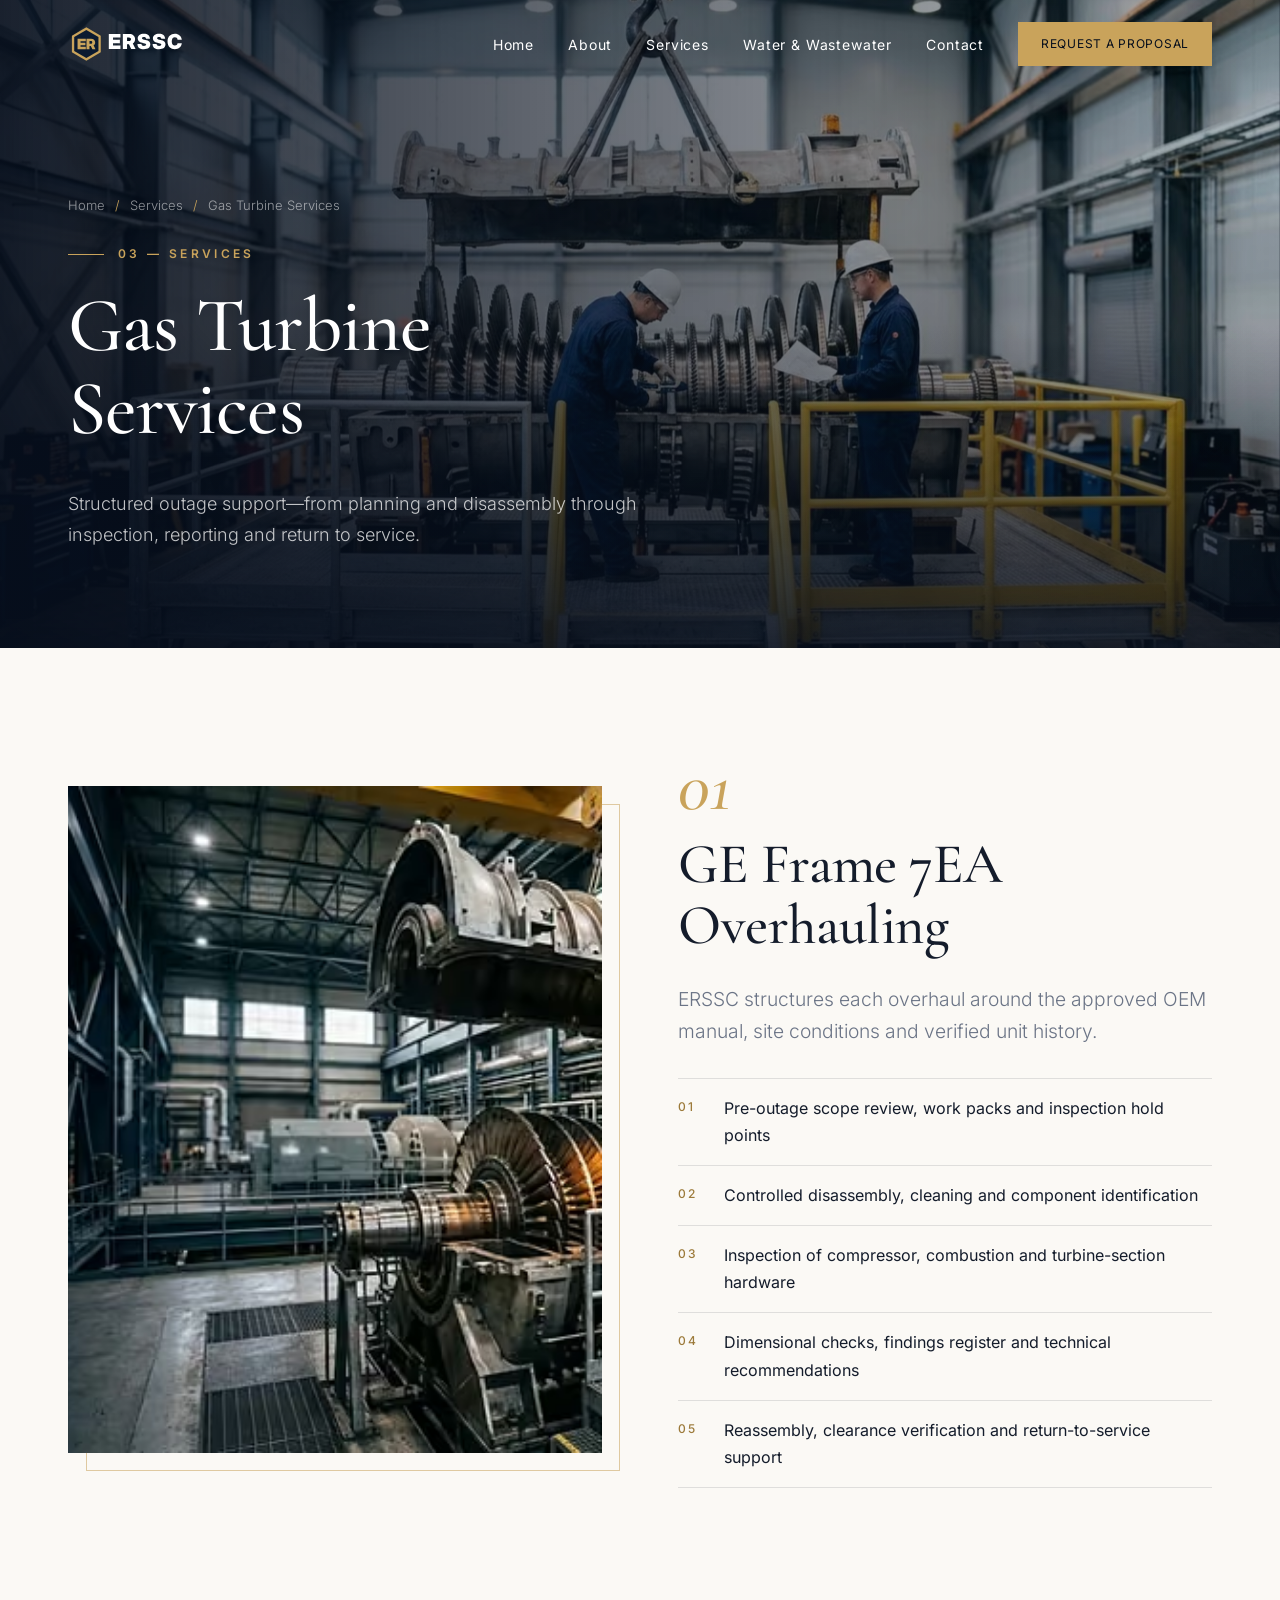
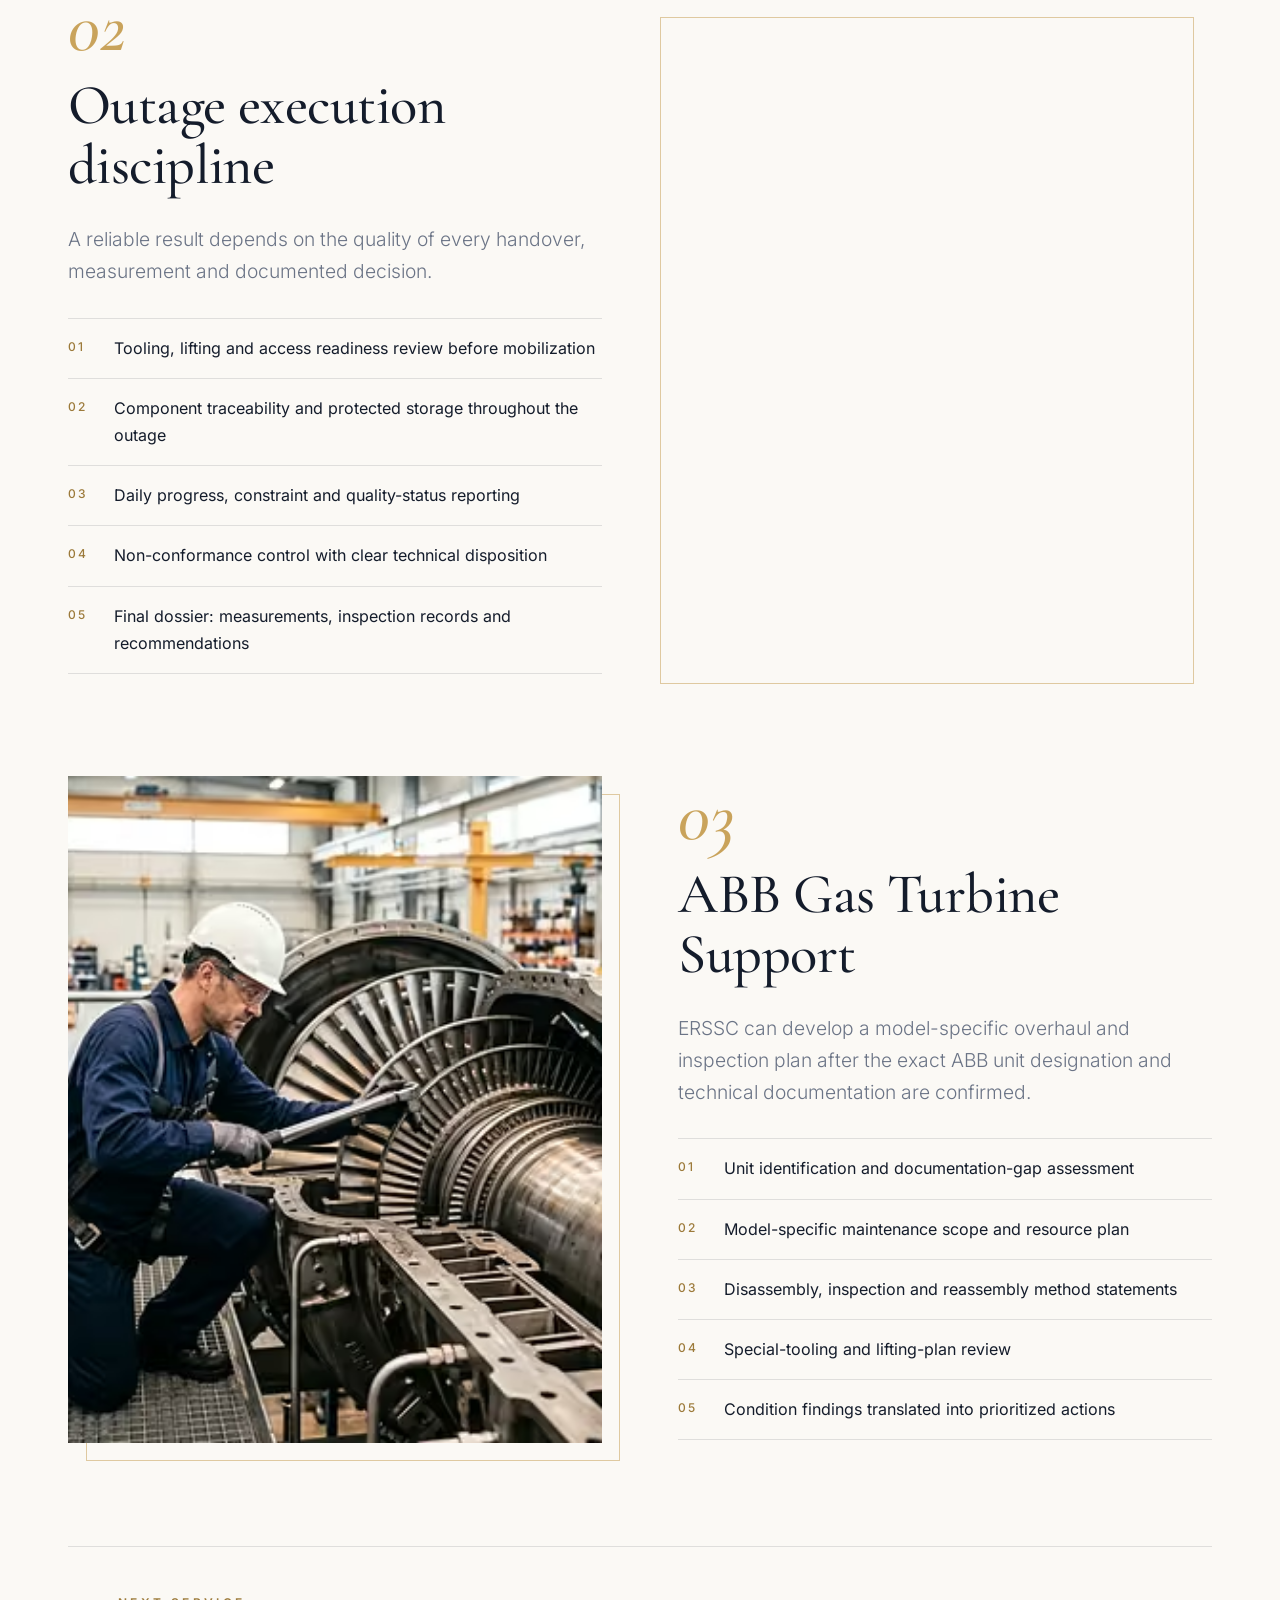
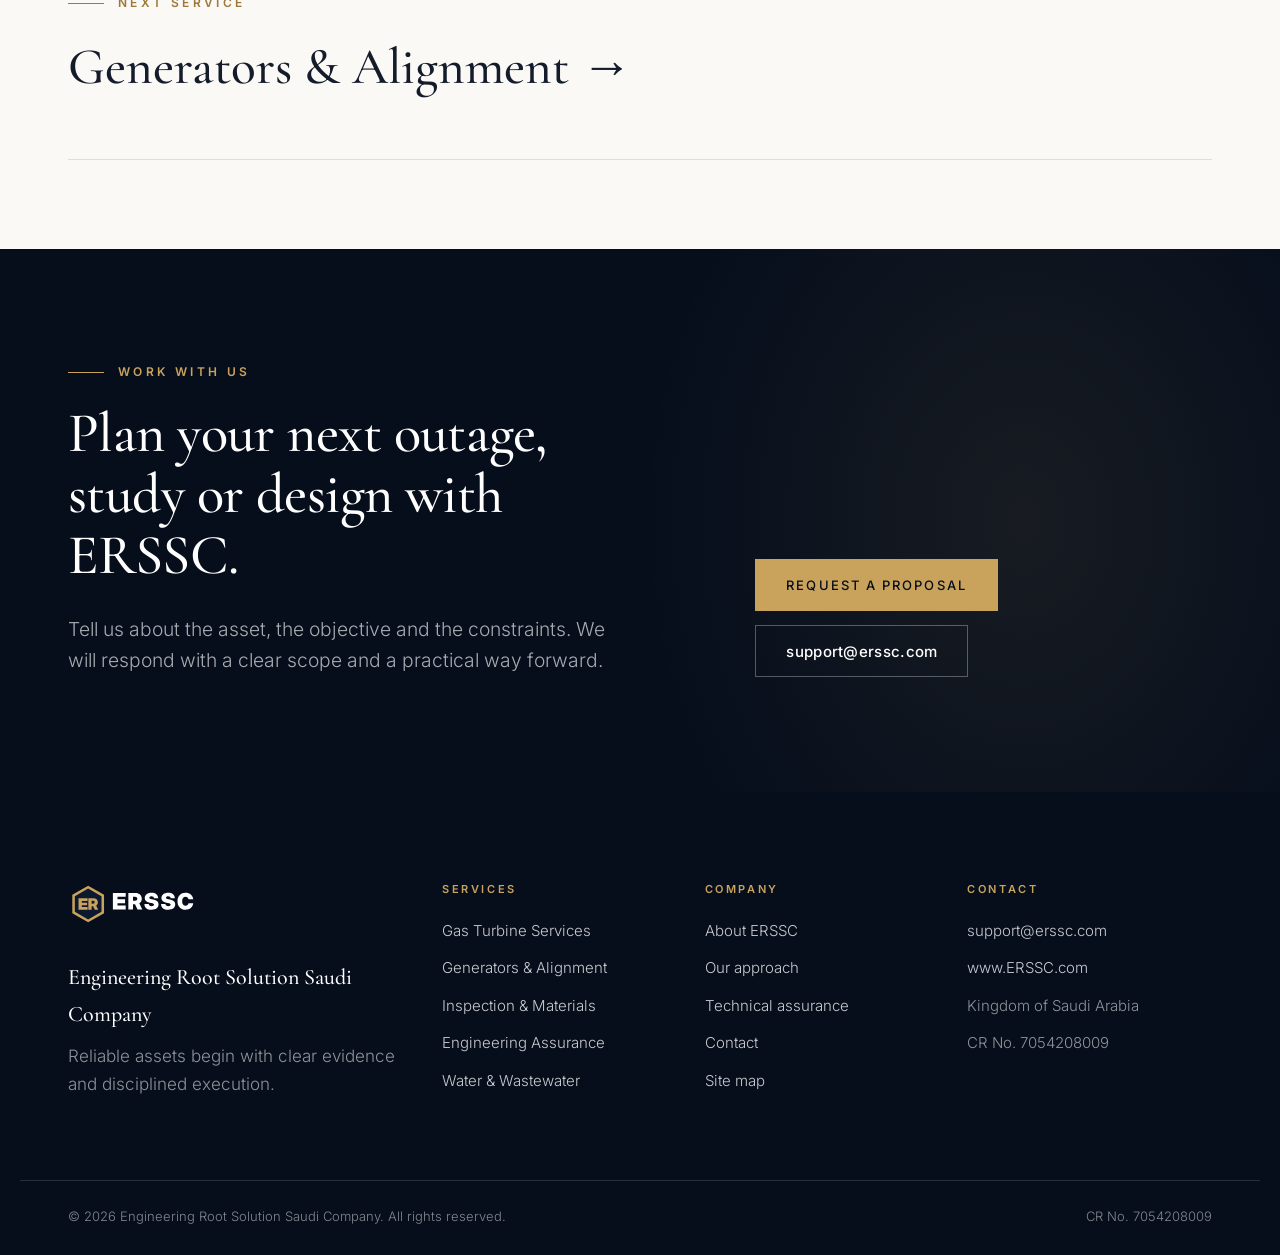
<file: services/gas-turbines.html>
<!doctype html>
<html lang="en">
<head>
<meta charset="utf-8">
<meta name="viewport" content="width=device-width, initial-scale=1">
<title>Gas Turbine Services | ERSSC</title>
<meta name="description" content="Gas Turbine Services by ERSSC: Structured outage support—from planning and disassembly through inspection, reporting and return to service.">
<link rel="canonical" href="https://erssc.com/services/gas-turbines">
<meta name="theme-color" content="#0B1A30">
<link rel="icon" href="/favicon.svg" type="image/svg+xml">
<link rel="icon" href="/favicon-32.png" sizes="32x32" type="image/png">
<link rel="apple-touch-icon" href="/apple-touch-icon.png">
<link rel="manifest" href="/site.webmanifest">
<meta property="og:type" content="website">
<meta property="og:site_name" content="ERSSC">
<meta property="og:title" content="Gas Turbine Services | ERSSC">
<meta property="og:description" content="Gas Turbine Services by ERSSC: Structured outage support—from planning and disassembly through inspection, reporting and return to service.">
<meta property="og:url" content="https://erssc.com/services/gas-turbines">
<meta property="og:image" content="https://erssc.com/assets/img/og-image.jpg">
<meta name="twitter:card" content="summary_large_image">
<link rel="preload" href="/assets/fonts/cormorant.woff2" as="font" type="font/woff2" crossorigin>
<link rel="preload" href="/assets/fonts/inter.woff2" as="font" type="font/woff2" crossorigin>
<link rel="stylesheet" href="/assets/css/site.css">
<script type="application/ld+json">{"@context": "https://schema.org", "@type": "Organization", "name": "Engineering Root Solution Saudi Company", "alternateName": "ERSSC", "url": "https://erssc.com", "email": "support@erssc.com", "logo": "https://erssc.com/assets/img/icon-512.png", "address": {"@type": "PostalAddress", "addressCountry": "SA"}, "identifier": {"@type": "PropertyValue", "propertyID": "Commercial Registration", "value": "7054208009"}}</script>
<script defer src="/assets/js/site.js"></script>
</head>
<body>
<a class="skip" href="#main">Skip to content</a>
<header class="site-header on-dark" data-header>
  <div class="wrap header-inner">
    <a class="brand" href="/" aria-label="ERSSC home"><svg class="logo-svg" xmlns="http://www.w3.org/2000/svg" viewBox="0 0 701 240" role="img" aria-label="ERSSC — Engineering Root Solution Saudi Company"><polygon points="110.00,20.00 196.60,70.00 196.60,170.00 110.00,220.00 23.40,170.00 23.40,70.00" fill="#C9A35B"/><polygon points="110.00,36.00 182.75,78.00 182.75,162.00 110.00,204.00 37.25,162.00 37.25,78.00" fill="#0B1A30"/><path d="M57.353515625 152.0H106.939453125V136.875H75.228515625V127.3359375H104.490234375V112.7265625H75.228515625V103.1015625H106.939453125V87.9765625H57.353515625ZM110.955078125 152.0H128.830078125V131.9765625H136.822265625L146.404296875 152.0H165.009765625L153.279296875 128.109375C159.509765625 124.4140625 163.033203125 118.26953125 163.033203125 110.3203125C163.033203125 96.61328125 153.451171875 87.9765625 138.154296875 87.9765625H110.955078125ZM128.830078125 118.140625V102.5H136.822265625C142.193359375 102.5 145.587890625 105.63671875 145.587890625 110.3203125C145.587890625 115.00390625 142.193359375 118.140625 136.822265625 118.140625Z" fill="#C9A35B"/><path d="M244.84375 150.0H314.71484375V128.6875H270.03125V115.24609375H311.263671875V94.66015625H270.03125V81.09765625H314.71484375V59.78515625H244.84375ZM329.19140625 150.0H354.37890625V121.78515625H365.640625L379.142578125 150.0H405.359375L388.830078125 116.3359375C397.609375 111.12890625 402.57421875 102.470703125 402.57421875 91.26953125C402.57421875 71.955078125 389.072265625 59.78515625 367.517578125 59.78515625H329.19140625ZM354.37890625 102.2890625V80.25H365.640625C373.208984375 80.25 377.9921875 84.669921875 377.9921875 91.26953125C377.9921875 97.869140625 373.208984375 102.2890625 365.640625 102.2890625ZM455.498046875 151.453125C479.958984375 151.453125 493.9453125 140.67578125 493.9453125 121.78515625C493.9453125 107.375 485.166015625 99.3828125 464.458984375 95.568359375L457.193359375 94.236328125C447.80859375 92.541015625 443.751953125 90.240234375 443.751953125 85.94140625C443.751953125 81.400390625 448.716796875 78.19140625 455.80078125 78.19140625C463.30859375 78.19140625 468.333984375 82.06640625 468.939453125 88.36328125H492.068359375C491.462890625 69.47265625 477.83984375 58.33203125 455.31640625 58.33203125C433.3984375 58.33203125 418.443359375 70.017578125 418.443359375 87.15234375C418.443359375 100.533203125 427.888671875 109.796875 445.326171875 113.126953125L454.287109375 114.822265625C464.458984375 116.759765625 469.060546875 119.302734375 469.060546875 123.662109375C469.060546875 128.384765625 463.732421875 131.59375 455.80078125 131.59375C446.658203125 131.59375 440.90625 127.294921875 440.54296875 119.96875H416.748046875C416.748046875 140.251953125 430.4921875 151.453125 455.498046875 151.453125ZM546.4453125 151.453125C570.90625 151.453125 584.892578125 140.67578125 584.892578125 121.78515625C584.892578125 107.375 576.11328125 99.3828125 555.40625 95.568359375L548.140625 94.236328125C538.755859375 92.541015625 534.69921875 90.240234375 534.69921875 85.94140625C534.69921875 81.400390625 539.6640625 78.19140625 546.748046875 78.19140625C554.255859375 78.19140625 559.28125 82.06640625 559.88671875 88.36328125H583.015625C582.41015625 69.47265625 568.787109375 58.33203125 546.263671875 58.33203125C524.345703125 58.33203125 509.390625 70.017578125 509.390625 87.15234375C509.390625 100.533203125 518.8359375 109.796875 536.2734375 113.126953125L545.234375 114.822265625C555.40625 116.759765625 560.0078125 119.302734375 560.0078125 123.662109375C560.0078125 128.384765625 554.6796875 131.59375 546.748046875 131.59375C537.60546875 131.59375 531.853515625 127.294921875 531.490234375 119.96875H507.6953125C507.6953125 140.251953125 521.439453125 151.453125 546.4453125 151.453125ZM641.025390625 151.453125C664.09375 151.453125 680.380859375 137.40625 682.923828125 116.09375H657.5546875C655.98046875 124.5703125 650.16796875 129.65625 641.509765625 129.65625C629.21875 129.65625 622.619140625 120.6953125 622.619140625 104.953125C622.619140625 89.150390625 629.279296875 80.12890625 641.509765625 80.12890625C650.16796875 80.12890625 656.041015625 85.275390625 657.5546875 93.8125H682.923828125C680.44140625 72.5 664.09375 58.33203125 641.025390625 58.33203125C616.3828125 58.33203125 597.189453125 74.80078125 597.189453125 104.953125C597.189453125 134.86328125 616.3828125 151.453125 641.025390625 151.453125Z" fill="currentColor"/></svg></a>
    <nav class="nav" aria-label="Main">
      <button class="nav-toggle" aria-expanded="false" aria-controls="nav-list" data-nav-toggle><span></span><span></span><span class="sr">Menu</span></button>
      <ul id="nav-list" data-nav-list><li><a href="/">Home</a></li><li><a href="/about">About</a></li><li><a href="/services">Services</a></li><li><a href="/services/water-wastewater">Water & Wastewater</a></li><li><a href="/contact">Contact</a></li><li class="nav-cta"><a class="btn btn-gold" href="/contact">Request a proposal</a></li></ul>
    </nav>
  </div>
</header>
<main id="main">
<section class="page-hero">
  <picture class="page-hero-img"><source type="image/avif" srcset="/assets/img/gt-overhaul-640.avif 640w, /assets/img/gt-overhaul-1024.avif 1024w, /assets/img/gt-overhaul-1408.avif 1408w" sizes="100vw"><source type="image/webp" srcset="/assets/img/gt-overhaul-640.webp 640w, /assets/img/gt-overhaul-1024.webp 1024w, /assets/img/gt-overhaul-1408.webp 1408w" sizes="100vw"><img src="/assets/img/gt-overhaul-1024.webp" alt="Gas Turbine Services" width="1408" height="768" fetchpriority="high" loading="eager"></picture>
  <div class="page-hero-shade"></div>
  <div class="wrap page-hero-inner"><nav class="crumbs" aria-label="Breadcrumb"><ol><li><a href="/">Home</a></li><li><a href="/services">Services</a></li><li aria-current="page">Gas Turbine Services</li></ol></nav><p class="kicker">03 — Services</p><h1>Gas Turbine Services</h1><p class="lede">Structured outage support—from planning and disassembly through inspection, reporting and return to service.</p></div>
</section>
<section class="detail" data-reveal>
  <div class="wrap detail-grid">
    <div class="detail-media"><picture class=""><source type="image/avif" srcset="/assets/img/hero-640.avif 640w, /assets/img/hero-1024.avif 1024w, /assets/img/hero-1408.avif 1408w" sizes="(min-width: 960px) 50vw, 100vw"><source type="image/webp" srcset="/assets/img/hero-640.webp 640w, /assets/img/hero-1024.webp 1024w, /assets/img/hero-1408.webp 1408w" sizes="(min-width: 960px) 50vw, 100vw"><img src="/assets/img/hero-1024.webp" alt="Engineers working on an opened heavy-duty gas turbine" width="1408" height="768" loading="lazy" decoding="async"></picture></div>
    <div class="detail-copy">
      <p class="index">01</p>
      <h2>GE Frame 7EA Overhauling</h2>
      <p class="lead">ERSSC structures each overhaul around the approved OEM manual, site conditions and verified unit history.</p>
      <ol class="points"><li><span class="num">01</span><span>Pre-outage scope review, work packs and inspection hold points</span></li><li><span class="num">02</span><span>Controlled disassembly, cleaning and component identification</span></li><li><span class="num">03</span><span>Inspection of compressor, combustion and turbine-section hardware</span></li><li><span class="num">04</span><span>Dimensional checks, findings register and technical recommendations</span></li><li><span class="num">05</span><span>Reassembly, clearance verification and return-to-service support</span></li></ol>
    </div>
  </div>
</section>
<section class="detail flip" data-reveal>
  <div class="wrap detail-grid">
    <div class="detail-media"><picture class=""><source type="image/avif" srcset="/assets/img/gt-overhaul-640.avif 640w, /assets/img/gt-overhaul-1024.avif 1024w, /assets/img/gt-overhaul-1408.avif 1408w" sizes="(min-width: 960px) 50vw, 100vw"><source type="image/webp" srcset="/assets/img/gt-overhaul-640.webp 640w, /assets/img/gt-overhaul-1024.webp 1024w, /assets/img/gt-overhaul-1408.webp 1408w" sizes="(min-width: 960px) 50vw, 100vw"><img src="/assets/img/gt-overhaul-1024.webp" alt="Turbine casing lifted by crane while engineers inspect the rotor" width="1408" height="768" loading="lazy" decoding="async"></picture></div>
    <div class="detail-copy">
      <p class="index">02</p>
      <h2>Outage execution discipline</h2>
      <p class="lead">A reliable result depends on the quality of every handover, measurement and documented decision.</p>
      <ol class="points"><li><span class="num">01</span><span>Tooling, lifting and access readiness review before mobilization</span></li><li><span class="num">02</span><span>Component traceability and protected storage throughout the outage</span></li><li><span class="num">03</span><span>Daily progress, constraint and quality-status reporting</span></li><li><span class="num">04</span><span>Non-conformance control with clear technical disposition</span></li><li><span class="num">05</span><span>Final dossier: measurements, inspection records and recommendations</span></li></ol>
    </div>
  </div>
</section>
<section class="detail" data-reveal>
  <div class="wrap detail-grid">
    <div class="detail-media"><picture class=""><source type="image/avif" srcset="/assets/img/gt-abb-640.avif 640w, /assets/img/gt-abb-1024.avif 1024w, /assets/img/gt-abb-1408.avif 1408w" sizes="(min-width: 960px) 50vw, 100vw"><source type="image/webp" srcset="/assets/img/gt-abb-640.webp 640w, /assets/img/gt-abb-1024.webp 1024w, /assets/img/gt-abb-1408.webp 1408w" sizes="(min-width: 960px) 50vw, 100vw"><img src="/assets/img/gt-abb-1024.webp" alt="Technician torquing bolts on an opened gas turbine casing" width="1408" height="768" loading="lazy" decoding="async"></picture></div>
    <div class="detail-copy">
      <p class="index">03</p>
      <h2>ABB Gas Turbine Support</h2>
      <p class="lead">ERSSC can develop a model-specific overhaul and inspection plan after the exact ABB unit designation and technical documentation are confirmed.</p>
      <ol class="points"><li><span class="num">01</span><span>Unit identification and documentation-gap assessment</span></li><li><span class="num">02</span><span>Model-specific maintenance scope and resource plan</span></li><li><span class="num">03</span><span>Disassembly, inspection and reassembly method statements</span></li><li><span class="num">04</span><span>Special-tooling and lifting-plan review</span></li><li><span class="num">05</span><span>Condition findings translated into prioritized actions</span></li></ol>
    </div>
  </div>
</section>
<section class="next" data-reveal><div class="wrap"><a class="next-link" href="/services/generators-alignment"><span class="kicker">Next service</span><span class="next-title">Generators & Alignment <span aria-hidden="true">→</span></span></a></div></section><section class="cta" data-reveal>
  <div class="wrap cta-inner">
    <div><p class="kicker">Work with us</p><h2>Plan your next outage, study or design with ERSSC.</h2><p class="lead">Tell us about the asset, the objective and the constraints. We will respond with a clear scope and a practical way forward.</p></div>
    <div class="cta-actions"><a class="btn btn-gold" href="/contact">Request a proposal</a><a class="btn btn-line" href="mailto:support@erssc.com">support@erssc.com</a></div>
  </div>
</section>
</main>
<footer class="site-footer">
  <div class="wrap footer-grid">
    <div class="footer-brand">
      <a class="brand" href="/" aria-label="ERSSC home"><svg class="logo-svg" xmlns="http://www.w3.org/2000/svg" viewBox="0 0 701 240" role="img" aria-label="ERSSC — Engineering Root Solution Saudi Company"><polygon points="110.00,20.00 196.60,70.00 196.60,170.00 110.00,220.00 23.40,170.00 23.40,70.00" fill="#C9A35B"/><polygon points="110.00,36.00 182.75,78.00 182.75,162.00 110.00,204.00 37.25,162.00 37.25,78.00" fill="#0B1A30"/><path d="M57.353515625 152.0H106.939453125V136.875H75.228515625V127.3359375H104.490234375V112.7265625H75.228515625V103.1015625H106.939453125V87.9765625H57.353515625ZM110.955078125 152.0H128.830078125V131.9765625H136.822265625L146.404296875 152.0H165.009765625L153.279296875 128.109375C159.509765625 124.4140625 163.033203125 118.26953125 163.033203125 110.3203125C163.033203125 96.61328125 153.451171875 87.9765625 138.154296875 87.9765625H110.955078125ZM128.830078125 118.140625V102.5H136.822265625C142.193359375 102.5 145.587890625 105.63671875 145.587890625 110.3203125C145.587890625 115.00390625 142.193359375 118.140625 136.822265625 118.140625Z" fill="#C9A35B"/><path d="M244.84375 150.0H314.71484375V128.6875H270.03125V115.24609375H311.263671875V94.66015625H270.03125V81.09765625H314.71484375V59.78515625H244.84375ZM329.19140625 150.0H354.37890625V121.78515625H365.640625L379.142578125 150.0H405.359375L388.830078125 116.3359375C397.609375 111.12890625 402.57421875 102.470703125 402.57421875 91.26953125C402.57421875 71.955078125 389.072265625 59.78515625 367.517578125 59.78515625H329.19140625ZM354.37890625 102.2890625V80.25H365.640625C373.208984375 80.25 377.9921875 84.669921875 377.9921875 91.26953125C377.9921875 97.869140625 373.208984375 102.2890625 365.640625 102.2890625ZM455.498046875 151.453125C479.958984375 151.453125 493.9453125 140.67578125 493.9453125 121.78515625C493.9453125 107.375 485.166015625 99.3828125 464.458984375 95.568359375L457.193359375 94.236328125C447.80859375 92.541015625 443.751953125 90.240234375 443.751953125 85.94140625C443.751953125 81.400390625 448.716796875 78.19140625 455.80078125 78.19140625C463.30859375 78.19140625 468.333984375 82.06640625 468.939453125 88.36328125H492.068359375C491.462890625 69.47265625 477.83984375 58.33203125 455.31640625 58.33203125C433.3984375 58.33203125 418.443359375 70.017578125 418.443359375 87.15234375C418.443359375 100.533203125 427.888671875 109.796875 445.326171875 113.126953125L454.287109375 114.822265625C464.458984375 116.759765625 469.060546875 119.302734375 469.060546875 123.662109375C469.060546875 128.384765625 463.732421875 131.59375 455.80078125 131.59375C446.658203125 131.59375 440.90625 127.294921875 440.54296875 119.96875H416.748046875C416.748046875 140.251953125 430.4921875 151.453125 455.498046875 151.453125ZM546.4453125 151.453125C570.90625 151.453125 584.892578125 140.67578125 584.892578125 121.78515625C584.892578125 107.375 576.11328125 99.3828125 555.40625 95.568359375L548.140625 94.236328125C538.755859375 92.541015625 534.69921875 90.240234375 534.69921875 85.94140625C534.69921875 81.400390625 539.6640625 78.19140625 546.748046875 78.19140625C554.255859375 78.19140625 559.28125 82.06640625 559.88671875 88.36328125H583.015625C582.41015625 69.47265625 568.787109375 58.33203125 546.263671875 58.33203125C524.345703125 58.33203125 509.390625 70.017578125 509.390625 87.15234375C509.390625 100.533203125 518.8359375 109.796875 536.2734375 113.126953125L545.234375 114.822265625C555.40625 116.759765625 560.0078125 119.302734375 560.0078125 123.662109375C560.0078125 128.384765625 554.6796875 131.59375 546.748046875 131.59375C537.60546875 131.59375 531.853515625 127.294921875 531.490234375 119.96875H507.6953125C507.6953125 140.251953125 521.439453125 151.453125 546.4453125 151.453125ZM641.025390625 151.453125C664.09375 151.453125 680.380859375 137.40625 682.923828125 116.09375H657.5546875C655.98046875 124.5703125 650.16796875 129.65625 641.509765625 129.65625C629.21875 129.65625 622.619140625 120.6953125 622.619140625 104.953125C622.619140625 89.150390625 629.279296875 80.12890625 641.509765625 80.12890625C650.16796875 80.12890625 656.041015625 85.275390625 657.5546875 93.8125H682.923828125C680.44140625 72.5 664.09375 58.33203125 641.025390625 58.33203125C616.3828125 58.33203125 597.189453125 74.80078125 597.189453125 104.953125C597.189453125 134.86328125 616.3828125 151.453125 641.025390625 151.453125Z" fill="currentColor"/></svg></a>
      <p class="footer-name">Engineering Root Solution Saudi Company</p>
      <p class="muted">Reliable assets begin with clear evidence and disciplined execution.</p>
    </div>
    <div><h2 class="footer-h">Services</h2><ul class="footer-list"><li><a href="/services/gas-turbines">Gas Turbine Services</a></li><li><a href="/services/generators-alignment">Generators & Alignment</a></li><li><a href="/services/inspection-materials">Inspection & Materials</a></li><li><a href="/services/engineering-assurance">Engineering Assurance</a></li><li><a href="/services/water-wastewater">Water & Wastewater</a></li></ul></div>
    <div><h2 class="footer-h">Company</h2><ul class="footer-list"><li><a href="/about">About ERSSC</a></li><li><a href="/about#approach">Our approach</a></li><li><a href="/about#assurance">Technical assurance</a></li><li><a href="/contact">Contact</a></li><li><a href="/sitemap">Site map</a></li></ul></div>
    <div><h2 class="footer-h">Contact</h2><ul class="footer-list">
      <li><a href="mailto:support@erssc.com">support@erssc.com</a></li><li><a href="https://erssc.com">www.ERSSC.com</a></li><li class="muted">Kingdom of Saudi Arabia</li><li class="muted">CR No. 7054208009</li></ul></div>
  </div>
  <div class="wrap footer-base"><span>© 2026 Engineering Root Solution Saudi Company. All rights reserved.</span><span>CR No. 7054208009</span></div>
</footer>
</body>
</html>
</file>
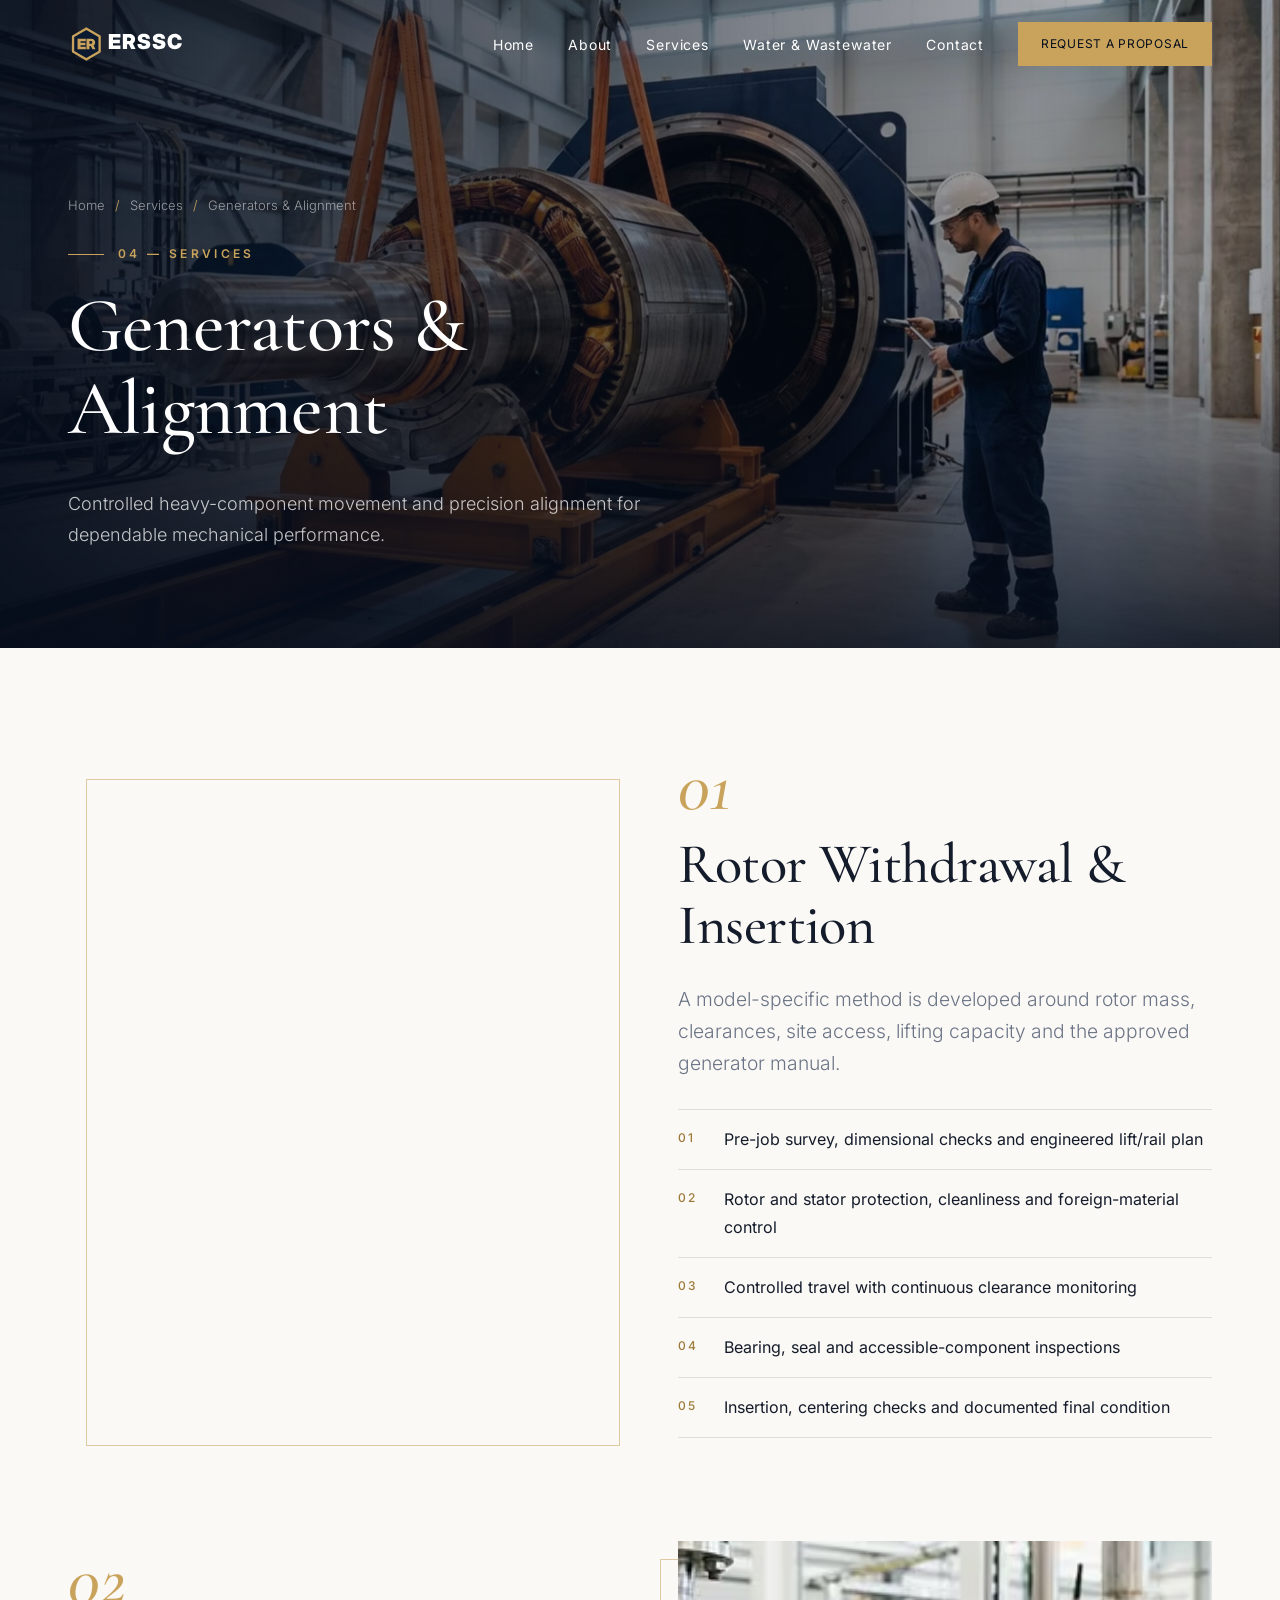
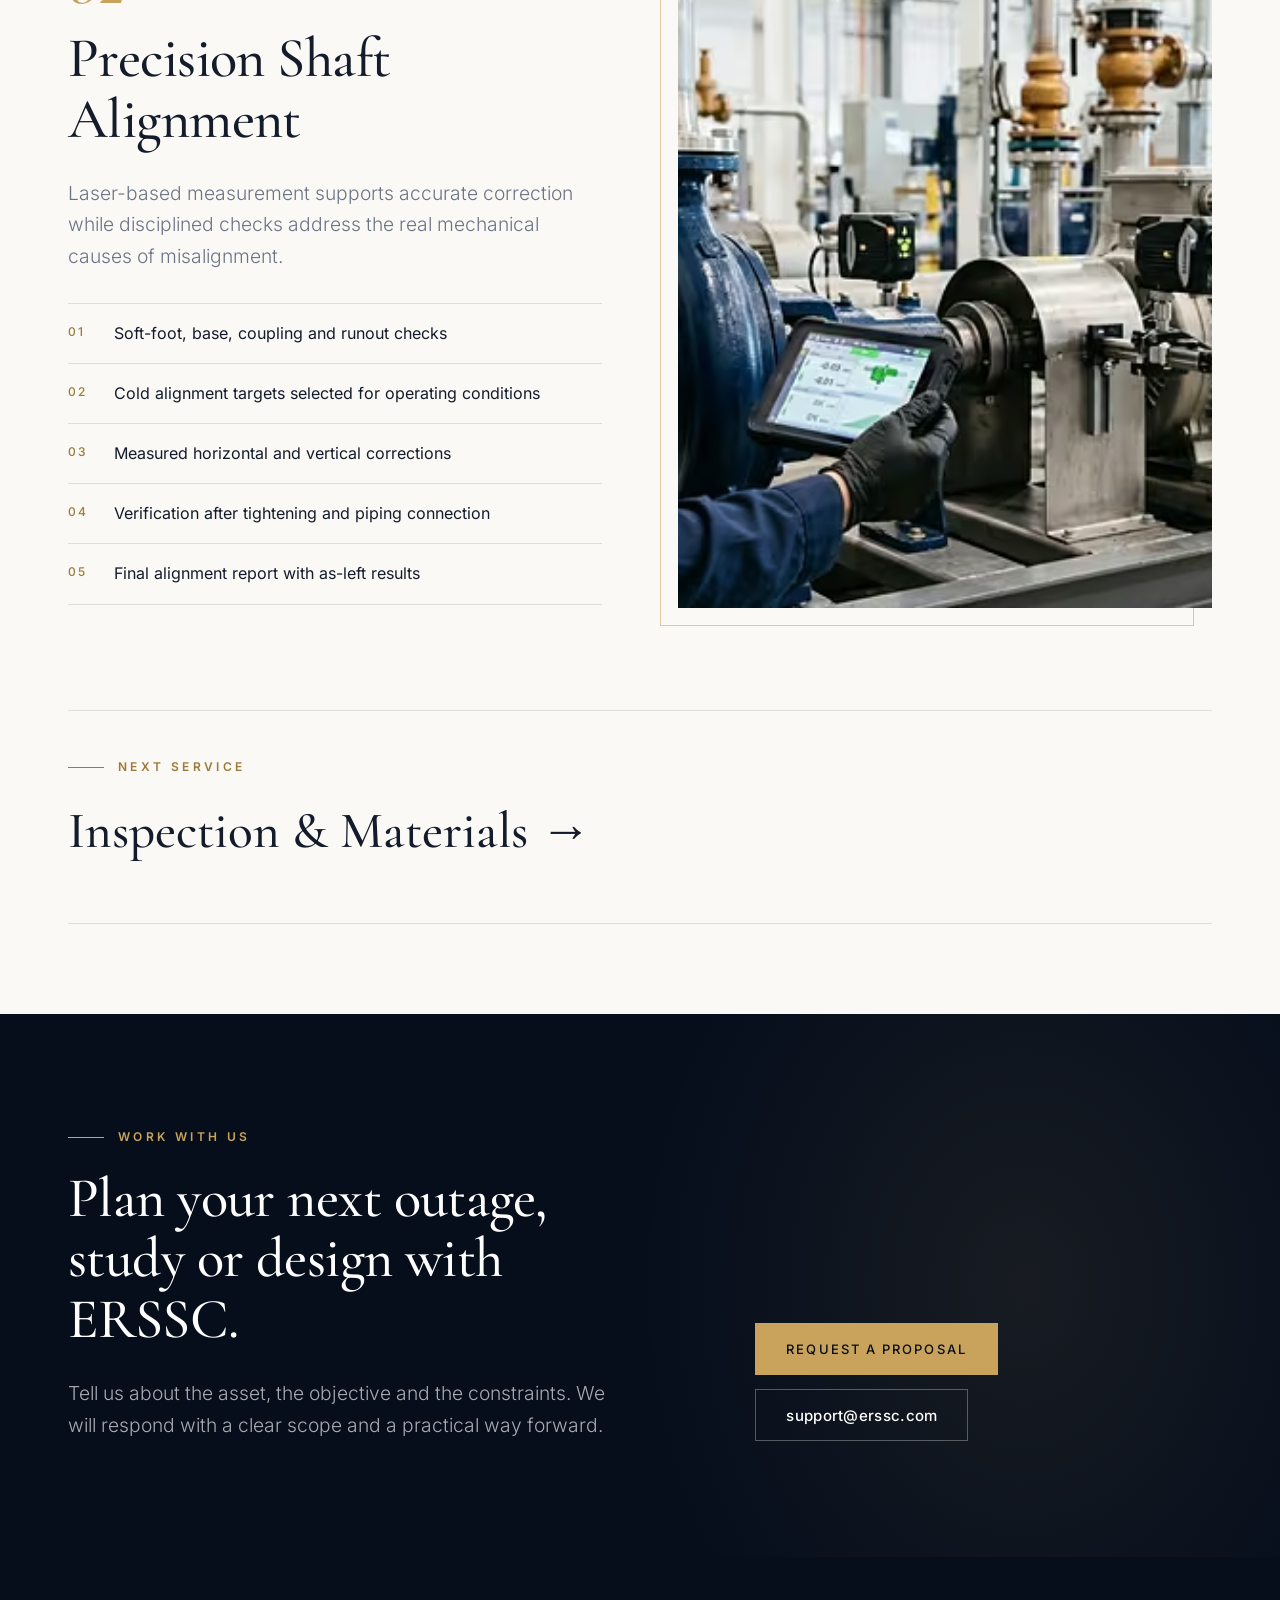
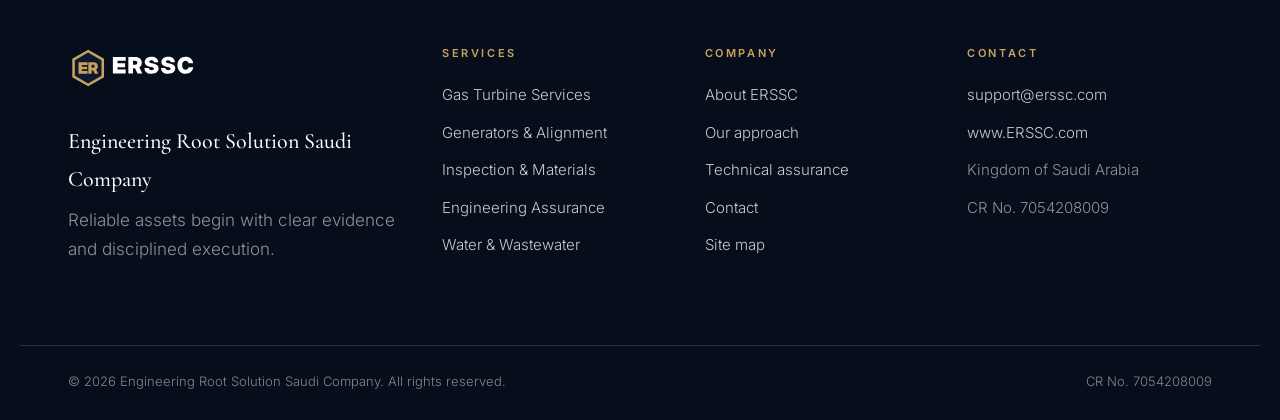
<file: services/generators-alignment.html>
<!doctype html>
<html lang="en">
<head>
<meta charset="utf-8">
<meta name="viewport" content="width=device-width, initial-scale=1">
<title>Generators &amp; Alignment | ERSSC</title>
<meta name="description" content="Generators &amp; Alignment by ERSSC: Controlled heavy-component movement and precision alignment for dependable mechanical performance.">
<link rel="canonical" href="https://erssc.com/services/generators-alignment">
<meta name="theme-color" content="#0B1A30">
<link rel="icon" href="/favicon.svg" type="image/svg+xml">
<link rel="icon" href="/favicon-32.png" sizes="32x32" type="image/png">
<link rel="apple-touch-icon" href="/apple-touch-icon.png">
<link rel="manifest" href="/site.webmanifest">
<meta property="og:type" content="website">
<meta property="og:site_name" content="ERSSC">
<meta property="og:title" content="Generators &amp; Alignment | ERSSC">
<meta property="og:description" content="Generators &amp; Alignment by ERSSC: Controlled heavy-component movement and precision alignment for dependable mechanical performance.">
<meta property="og:url" content="https://erssc.com/services/generators-alignment">
<meta property="og:image" content="https://erssc.com/assets/img/og-image.jpg">
<meta name="twitter:card" content="summary_large_image">
<link rel="preload" href="/assets/fonts/cormorant.woff2" as="font" type="font/woff2" crossorigin>
<link rel="preload" href="/assets/fonts/inter.woff2" as="font" type="font/woff2" crossorigin>
<link rel="stylesheet" href="/assets/css/site.css">
<script type="application/ld+json">{"@context": "https://schema.org", "@type": "Organization", "name": "Engineering Root Solution Saudi Company", "alternateName": "ERSSC", "url": "https://erssc.com", "email": "support@erssc.com", "logo": "https://erssc.com/assets/img/icon-512.png", "address": {"@type": "PostalAddress", "addressCountry": "SA"}, "identifier": {"@type": "PropertyValue", "propertyID": "Commercial Registration", "value": "7054208009"}}</script>
<script defer src="/assets/js/site.js"></script>
</head>
<body>
<a class="skip" href="#main">Skip to content</a>
<header class="site-header on-dark" data-header>
  <div class="wrap header-inner">
    <a class="brand" href="/" aria-label="ERSSC home"><svg class="logo-svg" xmlns="http://www.w3.org/2000/svg" viewBox="0 0 701 240" role="img" aria-label="ERSSC — Engineering Root Solution Saudi Company"><polygon points="110.00,20.00 196.60,70.00 196.60,170.00 110.00,220.00 23.40,170.00 23.40,70.00" fill="#C9A35B"/><polygon points="110.00,36.00 182.75,78.00 182.75,162.00 110.00,204.00 37.25,162.00 37.25,78.00" fill="#0B1A30"/><path d="M57.353515625 152.0H106.939453125V136.875H75.228515625V127.3359375H104.490234375V112.7265625H75.228515625V103.1015625H106.939453125V87.9765625H57.353515625ZM110.955078125 152.0H128.830078125V131.9765625H136.822265625L146.404296875 152.0H165.009765625L153.279296875 128.109375C159.509765625 124.4140625 163.033203125 118.26953125 163.033203125 110.3203125C163.033203125 96.61328125 153.451171875 87.9765625 138.154296875 87.9765625H110.955078125ZM128.830078125 118.140625V102.5H136.822265625C142.193359375 102.5 145.587890625 105.63671875 145.587890625 110.3203125C145.587890625 115.00390625 142.193359375 118.140625 136.822265625 118.140625Z" fill="#C9A35B"/><path d="M244.84375 150.0H314.71484375V128.6875H270.03125V115.24609375H311.263671875V94.66015625H270.03125V81.09765625H314.71484375V59.78515625H244.84375ZM329.19140625 150.0H354.37890625V121.78515625H365.640625L379.142578125 150.0H405.359375L388.830078125 116.3359375C397.609375 111.12890625 402.57421875 102.470703125 402.57421875 91.26953125C402.57421875 71.955078125 389.072265625 59.78515625 367.517578125 59.78515625H329.19140625ZM354.37890625 102.2890625V80.25H365.640625C373.208984375 80.25 377.9921875 84.669921875 377.9921875 91.26953125C377.9921875 97.869140625 373.208984375 102.2890625 365.640625 102.2890625ZM455.498046875 151.453125C479.958984375 151.453125 493.9453125 140.67578125 493.9453125 121.78515625C493.9453125 107.375 485.166015625 99.3828125 464.458984375 95.568359375L457.193359375 94.236328125C447.80859375 92.541015625 443.751953125 90.240234375 443.751953125 85.94140625C443.751953125 81.400390625 448.716796875 78.19140625 455.80078125 78.19140625C463.30859375 78.19140625 468.333984375 82.06640625 468.939453125 88.36328125H492.068359375C491.462890625 69.47265625 477.83984375 58.33203125 455.31640625 58.33203125C433.3984375 58.33203125 418.443359375 70.017578125 418.443359375 87.15234375C418.443359375 100.533203125 427.888671875 109.796875 445.326171875 113.126953125L454.287109375 114.822265625C464.458984375 116.759765625 469.060546875 119.302734375 469.060546875 123.662109375C469.060546875 128.384765625 463.732421875 131.59375 455.80078125 131.59375C446.658203125 131.59375 440.90625 127.294921875 440.54296875 119.96875H416.748046875C416.748046875 140.251953125 430.4921875 151.453125 455.498046875 151.453125ZM546.4453125 151.453125C570.90625 151.453125 584.892578125 140.67578125 584.892578125 121.78515625C584.892578125 107.375 576.11328125 99.3828125 555.40625 95.568359375L548.140625 94.236328125C538.755859375 92.541015625 534.69921875 90.240234375 534.69921875 85.94140625C534.69921875 81.400390625 539.6640625 78.19140625 546.748046875 78.19140625C554.255859375 78.19140625 559.28125 82.06640625 559.88671875 88.36328125H583.015625C582.41015625 69.47265625 568.787109375 58.33203125 546.263671875 58.33203125C524.345703125 58.33203125 509.390625 70.017578125 509.390625 87.15234375C509.390625 100.533203125 518.8359375 109.796875 536.2734375 113.126953125L545.234375 114.822265625C555.40625 116.759765625 560.0078125 119.302734375 560.0078125 123.662109375C560.0078125 128.384765625 554.6796875 131.59375 546.748046875 131.59375C537.60546875 131.59375 531.853515625 127.294921875 531.490234375 119.96875H507.6953125C507.6953125 140.251953125 521.439453125 151.453125 546.4453125 151.453125ZM641.025390625 151.453125C664.09375 151.453125 680.380859375 137.40625 682.923828125 116.09375H657.5546875C655.98046875 124.5703125 650.16796875 129.65625 641.509765625 129.65625C629.21875 129.65625 622.619140625 120.6953125 622.619140625 104.953125C622.619140625 89.150390625 629.279296875 80.12890625 641.509765625 80.12890625C650.16796875 80.12890625 656.041015625 85.275390625 657.5546875 93.8125H682.923828125C680.44140625 72.5 664.09375 58.33203125 641.025390625 58.33203125C616.3828125 58.33203125 597.189453125 74.80078125 597.189453125 104.953125C597.189453125 134.86328125 616.3828125 151.453125 641.025390625 151.453125Z" fill="currentColor"/></svg></a>
    <nav class="nav" aria-label="Main">
      <button class="nav-toggle" aria-expanded="false" aria-controls="nav-list" data-nav-toggle><span></span><span></span><span class="sr">Menu</span></button>
      <ul id="nav-list" data-nav-list><li><a href="/">Home</a></li><li><a href="/about">About</a></li><li><a href="/services">Services</a></li><li><a href="/services/water-wastewater">Water & Wastewater</a></li><li><a href="/contact">Contact</a></li><li class="nav-cta"><a class="btn btn-gold" href="/contact">Request a proposal</a></li></ul>
    </nav>
  </div>
</header>
<main id="main">
<section class="page-hero">
  <picture class="page-hero-img"><source type="image/avif" srcset="/assets/img/rotor-640.avif 640w, /assets/img/rotor-1024.avif 1024w, /assets/img/rotor-1408.avif 1408w" sizes="100vw"><source type="image/webp" srcset="/assets/img/rotor-640.webp 640w, /assets/img/rotor-1024.webp 1024w, /assets/img/rotor-1408.webp 1408w" sizes="100vw"><img src="/assets/img/rotor-1024.webp" alt="Generators &amp; Alignment" width="1408" height="768" fetchpriority="high" loading="eager"></picture>
  <div class="page-hero-shade"></div>
  <div class="wrap page-hero-inner"><nav class="crumbs" aria-label="Breadcrumb"><ol><li><a href="/">Home</a></li><li><a href="/services">Services</a></li><li aria-current="page">Generators &amp; Alignment</li></ol></nav><p class="kicker">04 — Services</p><h1>Generators &amp; Alignment</h1><p class="lede">Controlled heavy-component movement and precision alignment for dependable mechanical performance.</p></div>
</section>
<section class="detail" data-reveal>
  <div class="wrap detail-grid">
    <div class="detail-media"><picture class=""><source type="image/avif" srcset="/assets/img/rotor-640.avif 640w, /assets/img/rotor-1024.avif 1024w, /assets/img/rotor-1408.avif 1408w" sizes="(min-width: 960px) 50vw, 100vw"><source type="image/webp" srcset="/assets/img/rotor-640.webp 640w, /assets/img/rotor-1024.webp 1024w, /assets/img/rotor-1408.webp 1408w" sizes="(min-width: 960px) 50vw, 100vw"><img src="/assets/img/rotor-1024.webp" alt="Generator rotor withdrawn from its stator on a rail system" width="1408" height="768" loading="lazy" decoding="async"></picture></div>
    <div class="detail-copy">
      <p class="index">01</p>
      <h2>Rotor Withdrawal &amp; Insertion</h2>
      <p class="lead">A model-specific method is developed around rotor mass, clearances, site access, lifting capacity and the approved generator manual.</p>
      <ol class="points"><li><span class="num">01</span><span>Pre-job survey, dimensional checks and engineered lift/rail plan</span></li><li><span class="num">02</span><span>Rotor and stator protection, cleanliness and foreign-material control</span></li><li><span class="num">03</span><span>Controlled travel with continuous clearance monitoring</span></li><li><span class="num">04</span><span>Bearing, seal and accessible-component inspections</span></li><li><span class="num">05</span><span>Insertion, centering checks and documented final condition</span></li></ol>
    </div>
  </div>
</section>
<section class="detail flip" data-reveal>
  <div class="wrap detail-grid">
    <div class="detail-media"><picture class=""><source type="image/avif" srcset="/assets/img/alignment-640.avif 640w, /assets/img/alignment-1024.avif 1024w, /assets/img/alignment-1408.avif 1408w" sizes="(min-width: 960px) 50vw, 100vw"><source type="image/webp" srcset="/assets/img/alignment-640.webp 640w, /assets/img/alignment-1024.webp 1024w, /assets/img/alignment-1408.webp 1408w" sizes="(min-width: 960px) 50vw, 100vw"><img src="/assets/img/alignment-1024.webp" alt="Laser shaft-alignment sensors on a pump and motor coupling" width="1408" height="768" loading="lazy" decoding="async"></picture></div>
    <div class="detail-copy">
      <p class="index">02</p>
      <h2>Precision Shaft Alignment</h2>
      <p class="lead">Laser-based measurement supports accurate correction while disciplined checks address the real mechanical causes of misalignment.</p>
      <ol class="points"><li><span class="num">01</span><span>Soft-foot, base, coupling and runout checks</span></li><li><span class="num">02</span><span>Cold alignment targets selected for operating conditions</span></li><li><span class="num">03</span><span>Measured horizontal and vertical corrections</span></li><li><span class="num">04</span><span>Verification after tightening and piping connection</span></li><li><span class="num">05</span><span>Final alignment report with as-left results</span></li></ol>
    </div>
  </div>
</section>
<section class="next" data-reveal><div class="wrap"><a class="next-link" href="/services/inspection-materials"><span class="kicker">Next service</span><span class="next-title">Inspection & Materials <span aria-hidden="true">→</span></span></a></div></section><section class="cta" data-reveal>
  <div class="wrap cta-inner">
    <div><p class="kicker">Work with us</p><h2>Plan your next outage, study or design with ERSSC.</h2><p class="lead">Tell us about the asset, the objective and the constraints. We will respond with a clear scope and a practical way forward.</p></div>
    <div class="cta-actions"><a class="btn btn-gold" href="/contact">Request a proposal</a><a class="btn btn-line" href="mailto:support@erssc.com">support@erssc.com</a></div>
  </div>
</section>
</main>
<footer class="site-footer">
  <div class="wrap footer-grid">
    <div class="footer-brand">
      <a class="brand" href="/" aria-label="ERSSC home"><svg class="logo-svg" xmlns="http://www.w3.org/2000/svg" viewBox="0 0 701 240" role="img" aria-label="ERSSC — Engineering Root Solution Saudi Company"><polygon points="110.00,20.00 196.60,70.00 196.60,170.00 110.00,220.00 23.40,170.00 23.40,70.00" fill="#C9A35B"/><polygon points="110.00,36.00 182.75,78.00 182.75,162.00 110.00,204.00 37.25,162.00 37.25,78.00" fill="#0B1A30"/><path d="M57.353515625 152.0H106.939453125V136.875H75.228515625V127.3359375H104.490234375V112.7265625H75.228515625V103.1015625H106.939453125V87.9765625H57.353515625ZM110.955078125 152.0H128.830078125V131.9765625H136.822265625L146.404296875 152.0H165.009765625L153.279296875 128.109375C159.509765625 124.4140625 163.033203125 118.26953125 163.033203125 110.3203125C163.033203125 96.61328125 153.451171875 87.9765625 138.154296875 87.9765625H110.955078125ZM128.830078125 118.140625V102.5H136.822265625C142.193359375 102.5 145.587890625 105.63671875 145.587890625 110.3203125C145.587890625 115.00390625 142.193359375 118.140625 136.822265625 118.140625Z" fill="#C9A35B"/><path d="M244.84375 150.0H314.71484375V128.6875H270.03125V115.24609375H311.263671875V94.66015625H270.03125V81.09765625H314.71484375V59.78515625H244.84375ZM329.19140625 150.0H354.37890625V121.78515625H365.640625L379.142578125 150.0H405.359375L388.830078125 116.3359375C397.609375 111.12890625 402.57421875 102.470703125 402.57421875 91.26953125C402.57421875 71.955078125 389.072265625 59.78515625 367.517578125 59.78515625H329.19140625ZM354.37890625 102.2890625V80.25H365.640625C373.208984375 80.25 377.9921875 84.669921875 377.9921875 91.26953125C377.9921875 97.869140625 373.208984375 102.2890625 365.640625 102.2890625ZM455.498046875 151.453125C479.958984375 151.453125 493.9453125 140.67578125 493.9453125 121.78515625C493.9453125 107.375 485.166015625 99.3828125 464.458984375 95.568359375L457.193359375 94.236328125C447.80859375 92.541015625 443.751953125 90.240234375 443.751953125 85.94140625C443.751953125 81.400390625 448.716796875 78.19140625 455.80078125 78.19140625C463.30859375 78.19140625 468.333984375 82.06640625 468.939453125 88.36328125H492.068359375C491.462890625 69.47265625 477.83984375 58.33203125 455.31640625 58.33203125C433.3984375 58.33203125 418.443359375 70.017578125 418.443359375 87.15234375C418.443359375 100.533203125 427.888671875 109.796875 445.326171875 113.126953125L454.287109375 114.822265625C464.458984375 116.759765625 469.060546875 119.302734375 469.060546875 123.662109375C469.060546875 128.384765625 463.732421875 131.59375 455.80078125 131.59375C446.658203125 131.59375 440.90625 127.294921875 440.54296875 119.96875H416.748046875C416.748046875 140.251953125 430.4921875 151.453125 455.498046875 151.453125ZM546.4453125 151.453125C570.90625 151.453125 584.892578125 140.67578125 584.892578125 121.78515625C584.892578125 107.375 576.11328125 99.3828125 555.40625 95.568359375L548.140625 94.236328125C538.755859375 92.541015625 534.69921875 90.240234375 534.69921875 85.94140625C534.69921875 81.400390625 539.6640625 78.19140625 546.748046875 78.19140625C554.255859375 78.19140625 559.28125 82.06640625 559.88671875 88.36328125H583.015625C582.41015625 69.47265625 568.787109375 58.33203125 546.263671875 58.33203125C524.345703125 58.33203125 509.390625 70.017578125 509.390625 87.15234375C509.390625 100.533203125 518.8359375 109.796875 536.2734375 113.126953125L545.234375 114.822265625C555.40625 116.759765625 560.0078125 119.302734375 560.0078125 123.662109375C560.0078125 128.384765625 554.6796875 131.59375 546.748046875 131.59375C537.60546875 131.59375 531.853515625 127.294921875 531.490234375 119.96875H507.6953125C507.6953125 140.251953125 521.439453125 151.453125 546.4453125 151.453125ZM641.025390625 151.453125C664.09375 151.453125 680.380859375 137.40625 682.923828125 116.09375H657.5546875C655.98046875 124.5703125 650.16796875 129.65625 641.509765625 129.65625C629.21875 129.65625 622.619140625 120.6953125 622.619140625 104.953125C622.619140625 89.150390625 629.279296875 80.12890625 641.509765625 80.12890625C650.16796875 80.12890625 656.041015625 85.275390625 657.5546875 93.8125H682.923828125C680.44140625 72.5 664.09375 58.33203125 641.025390625 58.33203125C616.3828125 58.33203125 597.189453125 74.80078125 597.189453125 104.953125C597.189453125 134.86328125 616.3828125 151.453125 641.025390625 151.453125Z" fill="currentColor"/></svg></a>
      <p class="footer-name">Engineering Root Solution Saudi Company</p>
      <p class="muted">Reliable assets begin with clear evidence and disciplined execution.</p>
    </div>
    <div><h2 class="footer-h">Services</h2><ul class="footer-list"><li><a href="/services/gas-turbines">Gas Turbine Services</a></li><li><a href="/services/generators-alignment">Generators & Alignment</a></li><li><a href="/services/inspection-materials">Inspection & Materials</a></li><li><a href="/services/engineering-assurance">Engineering Assurance</a></li><li><a href="/services/water-wastewater">Water & Wastewater</a></li></ul></div>
    <div><h2 class="footer-h">Company</h2><ul class="footer-list"><li><a href="/about">About ERSSC</a></li><li><a href="/about#approach">Our approach</a></li><li><a href="/about#assurance">Technical assurance</a></li><li><a href="/contact">Contact</a></li><li><a href="/sitemap">Site map</a></li></ul></div>
    <div><h2 class="footer-h">Contact</h2><ul class="footer-list">
      <li><a href="mailto:support@erssc.com">support@erssc.com</a></li><li><a href="https://erssc.com">www.ERSSC.com</a></li><li class="muted">Kingdom of Saudi Arabia</li><li class="muted">CR No. 7054208009</li></ul></div>
  </div>
  <div class="wrap footer-base"><span>© 2026 Engineering Root Solution Saudi Company. All rights reserved.</span><span>CR No. 7054208009</span></div>
</footer>
</body>
</html>
</file>
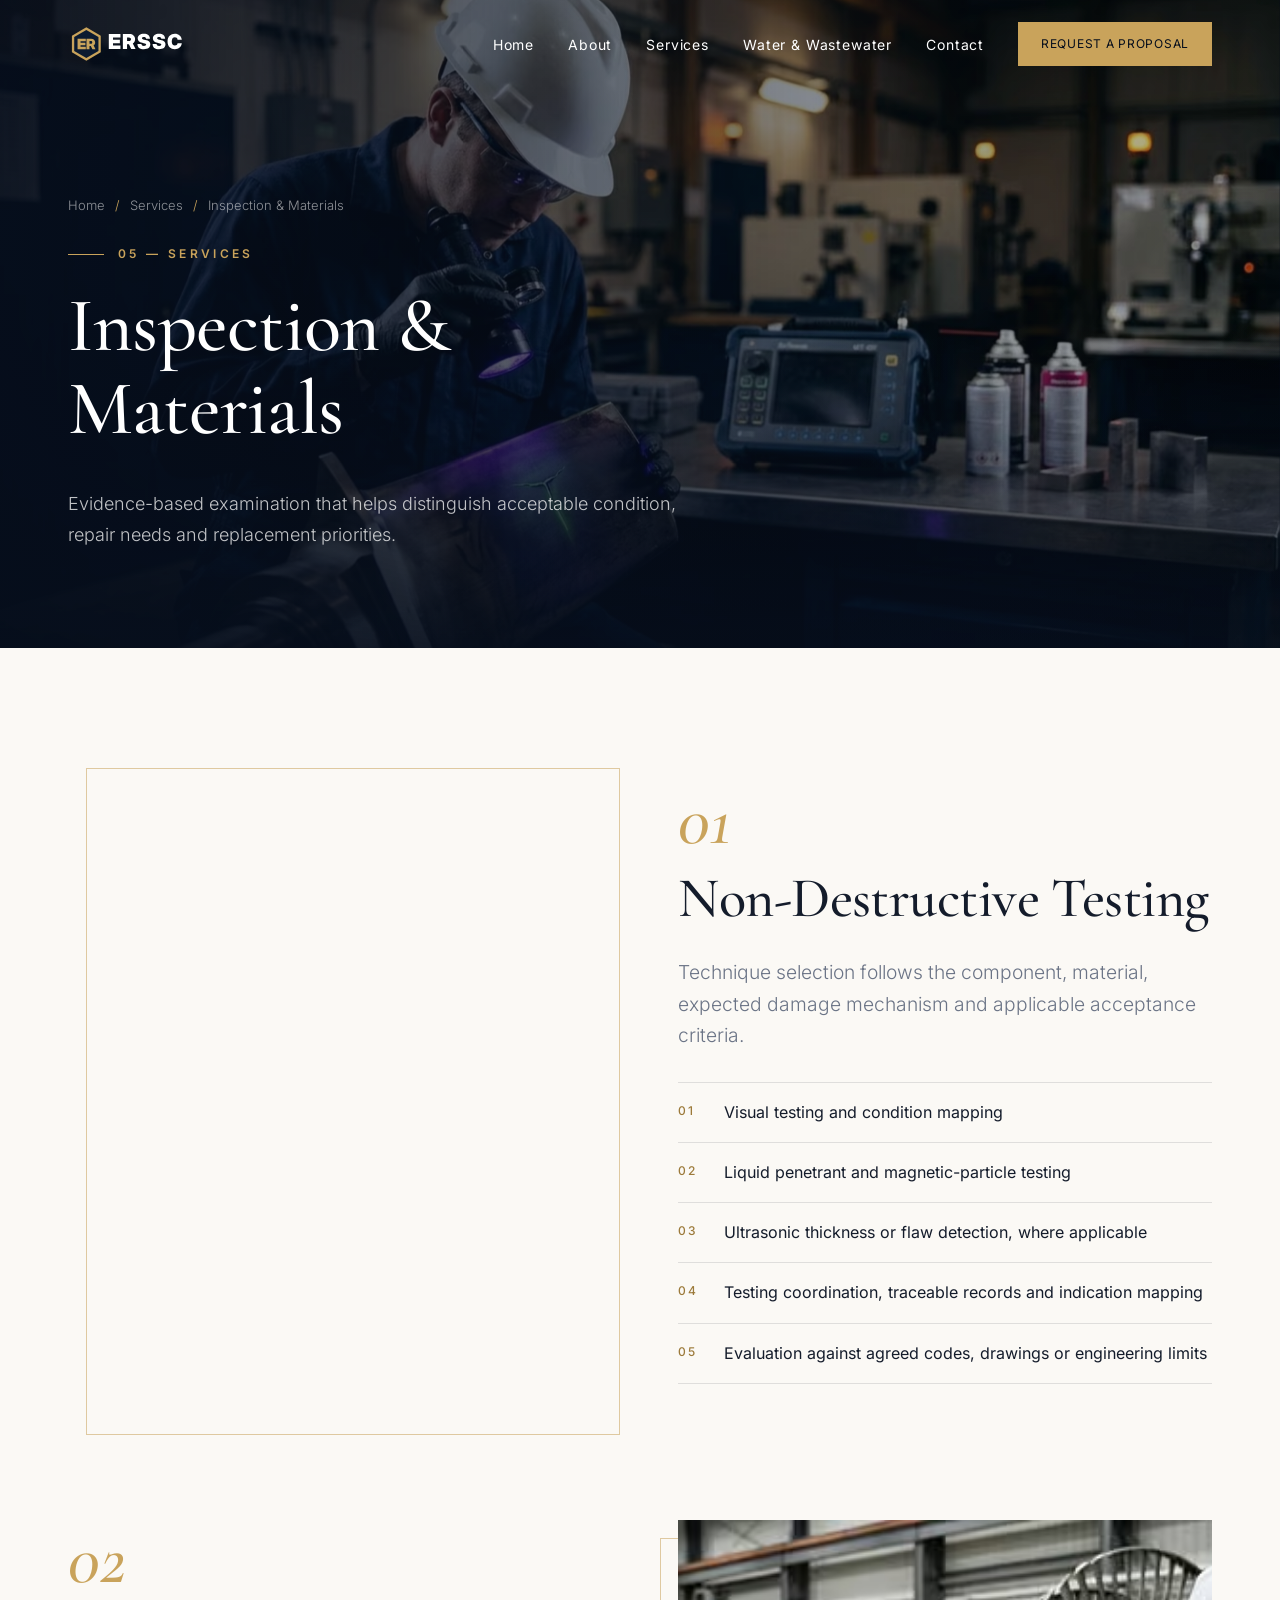
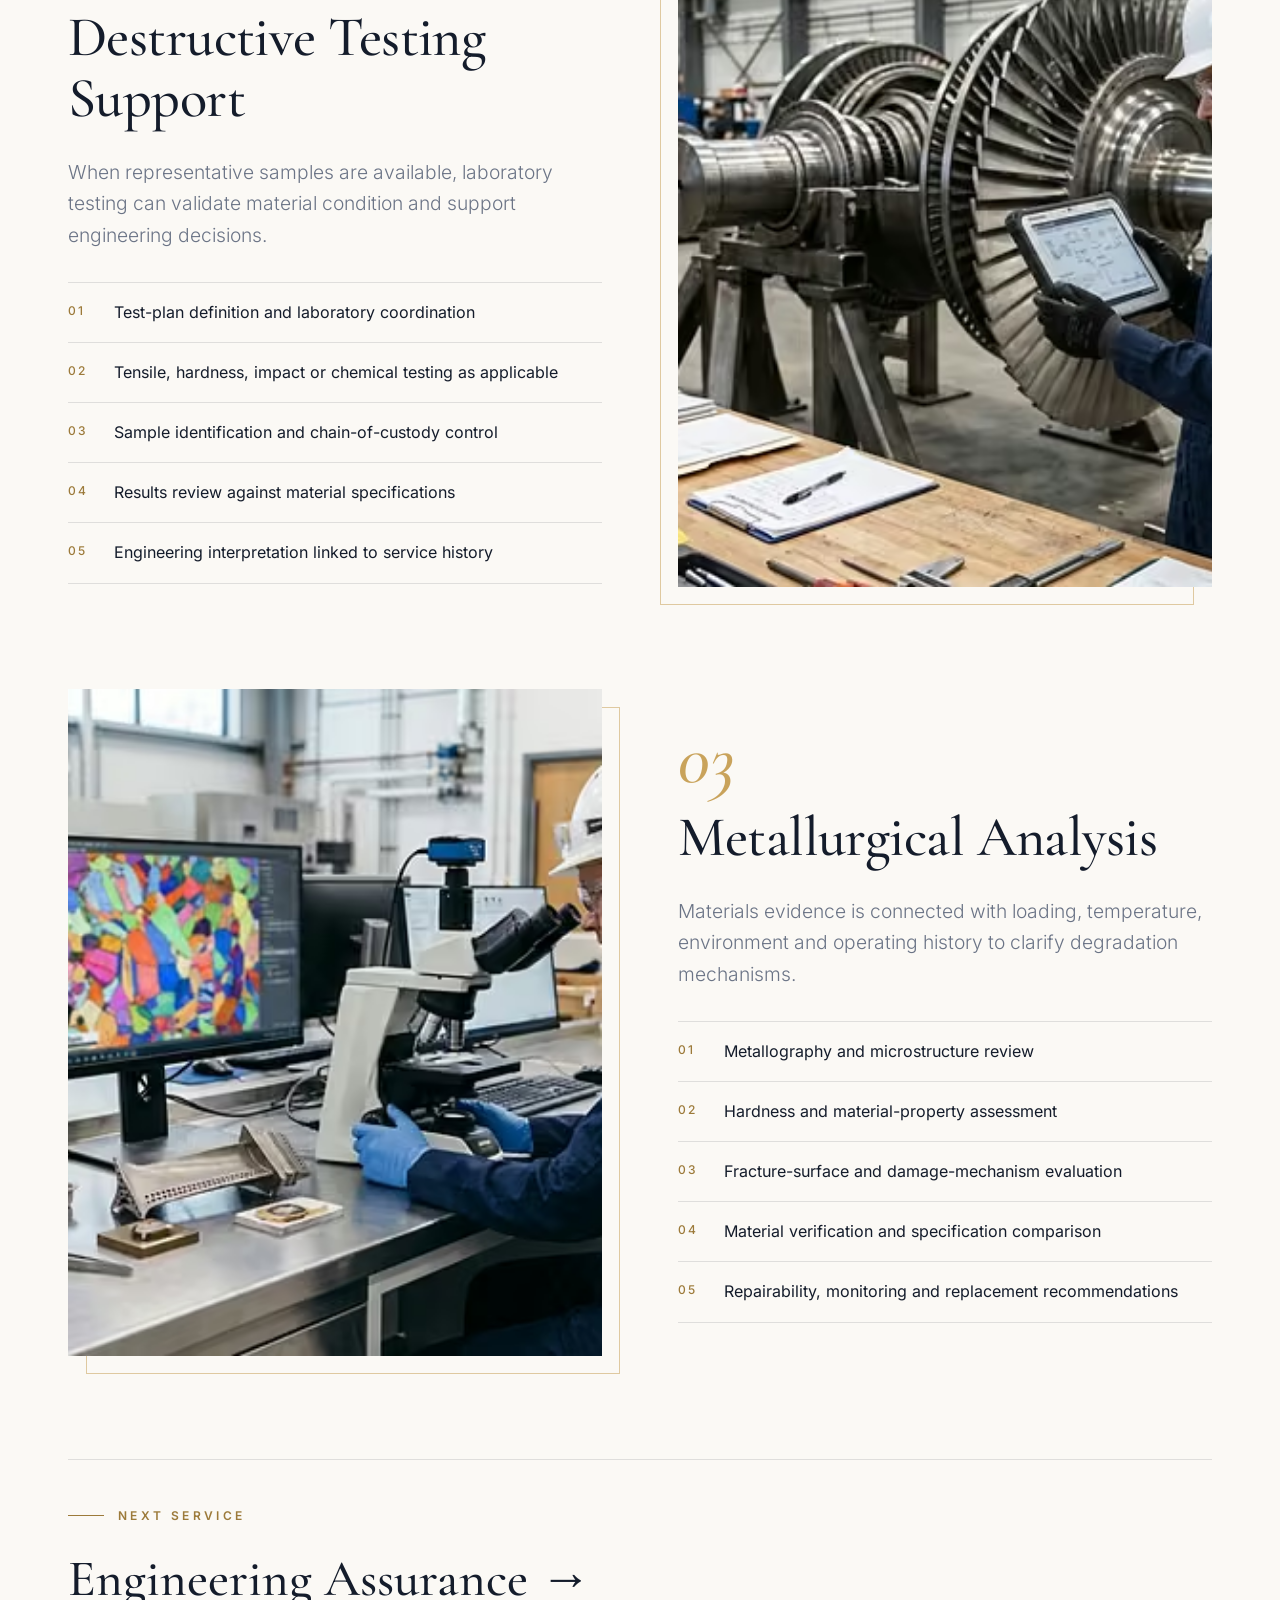
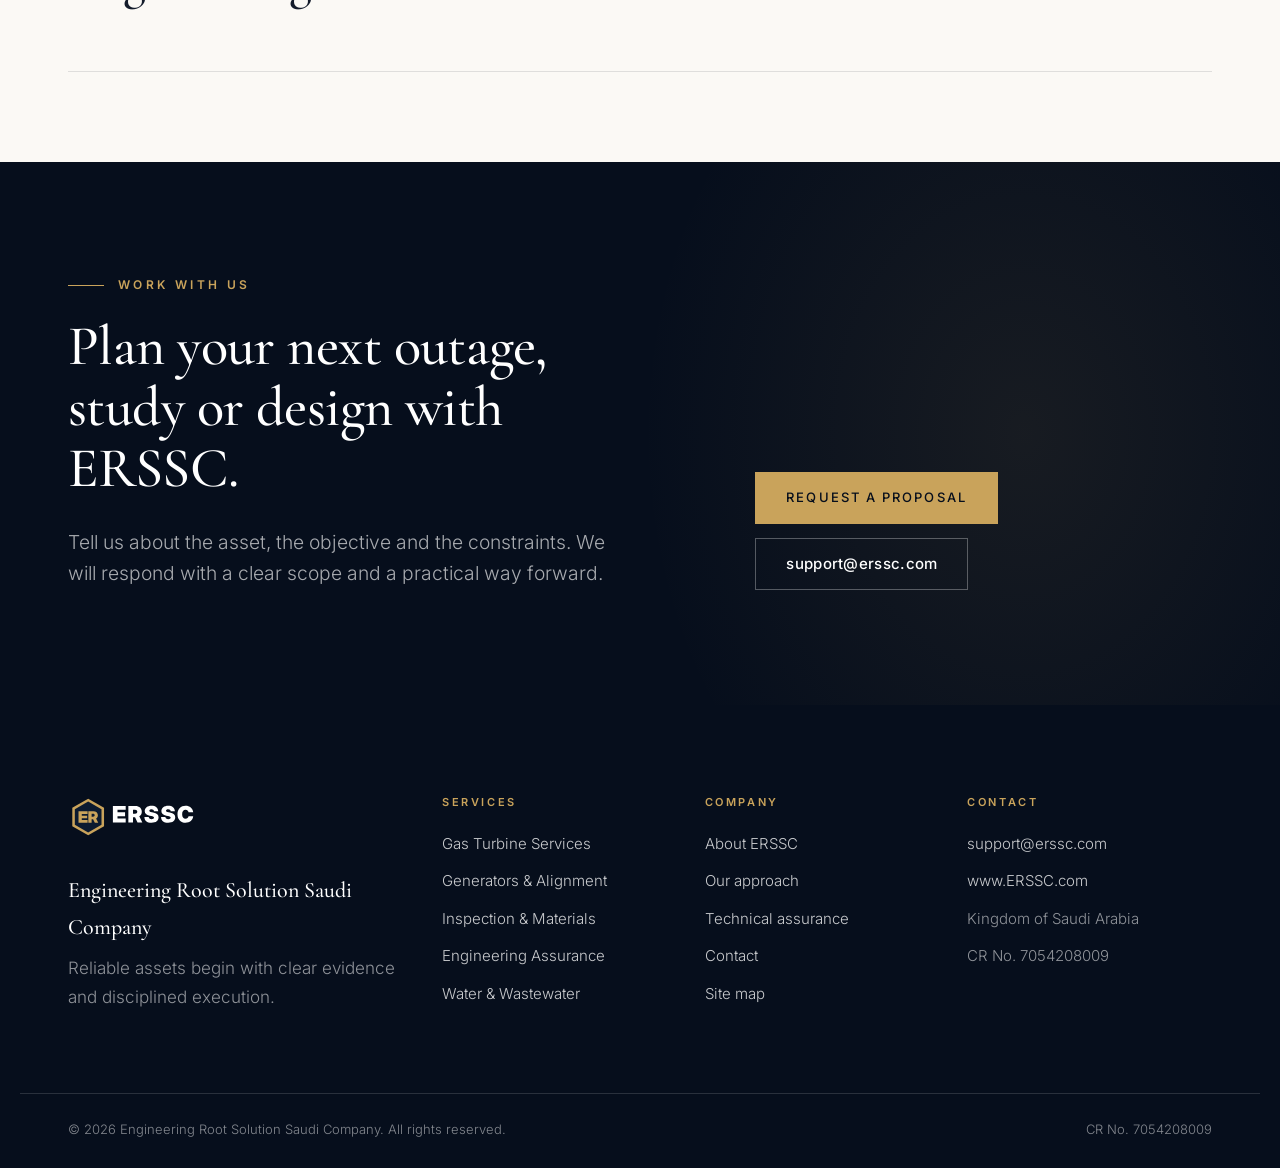
<file: services/inspection-materials.html>
<!doctype html>
<html lang="en">
<head>
<meta charset="utf-8">
<meta name="viewport" content="width=device-width, initial-scale=1">
<title>Inspection &amp; Materials | ERSSC</title>
<meta name="description" content="Inspection &amp; Materials by ERSSC: Evidence-based examination that helps distinguish acceptable condition, repair needs and replacement priorities.">
<link rel="canonical" href="https://erssc.com/services/inspection-materials">
<meta name="theme-color" content="#0B1A30">
<link rel="icon" href="/favicon.svg" type="image/svg+xml">
<link rel="icon" href="/favicon-32.png" sizes="32x32" type="image/png">
<link rel="apple-touch-icon" href="/apple-touch-icon.png">
<link rel="manifest" href="/site.webmanifest">
<meta property="og:type" content="website">
<meta property="og:site_name" content="ERSSC">
<meta property="og:title" content="Inspection &amp; Materials | ERSSC">
<meta property="og:description" content="Inspection &amp; Materials by ERSSC: Evidence-based examination that helps distinguish acceptable condition, repair needs and replacement priorities.">
<meta property="og:url" content="https://erssc.com/services/inspection-materials">
<meta property="og:image" content="https://erssc.com/assets/img/og-image.jpg">
<meta name="twitter:card" content="summary_large_image">
<link rel="preload" href="/assets/fonts/cormorant.woff2" as="font" type="font/woff2" crossorigin>
<link rel="preload" href="/assets/fonts/inter.woff2" as="font" type="font/woff2" crossorigin>
<link rel="stylesheet" href="/assets/css/site.css">
<script type="application/ld+json">{"@context": "https://schema.org", "@type": "Organization", "name": "Engineering Root Solution Saudi Company", "alternateName": "ERSSC", "url": "https://erssc.com", "email": "support@erssc.com", "logo": "https://erssc.com/assets/img/icon-512.png", "address": {"@type": "PostalAddress", "addressCountry": "SA"}, "identifier": {"@type": "PropertyValue", "propertyID": "Commercial Registration", "value": "7054208009"}}</script>
<script defer src="/assets/js/site.js"></script>
</head>
<body>
<a class="skip" href="#main">Skip to content</a>
<header class="site-header on-dark" data-header>
  <div class="wrap header-inner">
    <a class="brand" href="/" aria-label="ERSSC home"><svg class="logo-svg" xmlns="http://www.w3.org/2000/svg" viewBox="0 0 701 240" role="img" aria-label="ERSSC — Engineering Root Solution Saudi Company"><polygon points="110.00,20.00 196.60,70.00 196.60,170.00 110.00,220.00 23.40,170.00 23.40,70.00" fill="#C9A35B"/><polygon points="110.00,36.00 182.75,78.00 182.75,162.00 110.00,204.00 37.25,162.00 37.25,78.00" fill="#0B1A30"/><path d="M57.353515625 152.0H106.939453125V136.875H75.228515625V127.3359375H104.490234375V112.7265625H75.228515625V103.1015625H106.939453125V87.9765625H57.353515625ZM110.955078125 152.0H128.830078125V131.9765625H136.822265625L146.404296875 152.0H165.009765625L153.279296875 128.109375C159.509765625 124.4140625 163.033203125 118.26953125 163.033203125 110.3203125C163.033203125 96.61328125 153.451171875 87.9765625 138.154296875 87.9765625H110.955078125ZM128.830078125 118.140625V102.5H136.822265625C142.193359375 102.5 145.587890625 105.63671875 145.587890625 110.3203125C145.587890625 115.00390625 142.193359375 118.140625 136.822265625 118.140625Z" fill="#C9A35B"/><path d="M244.84375 150.0H314.71484375V128.6875H270.03125V115.24609375H311.263671875V94.66015625H270.03125V81.09765625H314.71484375V59.78515625H244.84375ZM329.19140625 150.0H354.37890625V121.78515625H365.640625L379.142578125 150.0H405.359375L388.830078125 116.3359375C397.609375 111.12890625 402.57421875 102.470703125 402.57421875 91.26953125C402.57421875 71.955078125 389.072265625 59.78515625 367.517578125 59.78515625H329.19140625ZM354.37890625 102.2890625V80.25H365.640625C373.208984375 80.25 377.9921875 84.669921875 377.9921875 91.26953125C377.9921875 97.869140625 373.208984375 102.2890625 365.640625 102.2890625ZM455.498046875 151.453125C479.958984375 151.453125 493.9453125 140.67578125 493.9453125 121.78515625C493.9453125 107.375 485.166015625 99.3828125 464.458984375 95.568359375L457.193359375 94.236328125C447.80859375 92.541015625 443.751953125 90.240234375 443.751953125 85.94140625C443.751953125 81.400390625 448.716796875 78.19140625 455.80078125 78.19140625C463.30859375 78.19140625 468.333984375 82.06640625 468.939453125 88.36328125H492.068359375C491.462890625 69.47265625 477.83984375 58.33203125 455.31640625 58.33203125C433.3984375 58.33203125 418.443359375 70.017578125 418.443359375 87.15234375C418.443359375 100.533203125 427.888671875 109.796875 445.326171875 113.126953125L454.287109375 114.822265625C464.458984375 116.759765625 469.060546875 119.302734375 469.060546875 123.662109375C469.060546875 128.384765625 463.732421875 131.59375 455.80078125 131.59375C446.658203125 131.59375 440.90625 127.294921875 440.54296875 119.96875H416.748046875C416.748046875 140.251953125 430.4921875 151.453125 455.498046875 151.453125ZM546.4453125 151.453125C570.90625 151.453125 584.892578125 140.67578125 584.892578125 121.78515625C584.892578125 107.375 576.11328125 99.3828125 555.40625 95.568359375L548.140625 94.236328125C538.755859375 92.541015625 534.69921875 90.240234375 534.69921875 85.94140625C534.69921875 81.400390625 539.6640625 78.19140625 546.748046875 78.19140625C554.255859375 78.19140625 559.28125 82.06640625 559.88671875 88.36328125H583.015625C582.41015625 69.47265625 568.787109375 58.33203125 546.263671875 58.33203125C524.345703125 58.33203125 509.390625 70.017578125 509.390625 87.15234375C509.390625 100.533203125 518.8359375 109.796875 536.2734375 113.126953125L545.234375 114.822265625C555.40625 116.759765625 560.0078125 119.302734375 560.0078125 123.662109375C560.0078125 128.384765625 554.6796875 131.59375 546.748046875 131.59375C537.60546875 131.59375 531.853515625 127.294921875 531.490234375 119.96875H507.6953125C507.6953125 140.251953125 521.439453125 151.453125 546.4453125 151.453125ZM641.025390625 151.453125C664.09375 151.453125 680.380859375 137.40625 682.923828125 116.09375H657.5546875C655.98046875 124.5703125 650.16796875 129.65625 641.509765625 129.65625C629.21875 129.65625 622.619140625 120.6953125 622.619140625 104.953125C622.619140625 89.150390625 629.279296875 80.12890625 641.509765625 80.12890625C650.16796875 80.12890625 656.041015625 85.275390625 657.5546875 93.8125H682.923828125C680.44140625 72.5 664.09375 58.33203125 641.025390625 58.33203125C616.3828125 58.33203125 597.189453125 74.80078125 597.189453125 104.953125C597.189453125 134.86328125 616.3828125 151.453125 641.025390625 151.453125Z" fill="currentColor"/></svg></a>
    <nav class="nav" aria-label="Main">
      <button class="nav-toggle" aria-expanded="false" aria-controls="nav-list" data-nav-toggle><span></span><span></span><span class="sr">Menu</span></button>
      <ul id="nav-list" data-nav-list><li><a href="/">Home</a></li><li><a href="/about">About</a></li><li><a href="/services">Services</a></li><li><a href="/services/water-wastewater">Water & Wastewater</a></li><li><a href="/contact">Contact</a></li><li class="nav-cta"><a class="btn btn-gold" href="/contact">Request a proposal</a></li></ul>
    </nav>
  </div>
</header>
<main id="main">
<section class="page-hero">
  <picture class="page-hero-img"><source type="image/avif" srcset="/assets/img/ndt-640.avif 640w, /assets/img/ndt-1024.avif 1024w, /assets/img/ndt-1408.avif 1408w" sizes="100vw"><source type="image/webp" srcset="/assets/img/ndt-640.webp 640w, /assets/img/ndt-1024.webp 1024w, /assets/img/ndt-1408.webp 1408w" sizes="100vw"><img src="/assets/img/ndt-1024.webp" alt="Inspection &amp; Materials" width="1408" height="768" fetchpriority="high" loading="eager"></picture>
  <div class="page-hero-shade"></div>
  <div class="wrap page-hero-inner"><nav class="crumbs" aria-label="Breadcrumb"><ol><li><a href="/">Home</a></li><li><a href="/services">Services</a></li><li aria-current="page">Inspection &amp; Materials</li></ol></nav><p class="kicker">05 — Services</p><h1>Inspection &amp; Materials</h1><p class="lede">Evidence-based examination that helps distinguish acceptable condition, repair needs and replacement priorities.</p></div>
</section>
<section class="detail" data-reveal>
  <div class="wrap detail-grid">
    <div class="detail-media"><picture class=""><source type="image/avif" srcset="/assets/img/ndt-640.avif 640w, /assets/img/ndt-1024.avif 1024w, /assets/img/ndt-1408.avif 1408w" sizes="(min-width: 960px) 50vw, 100vw"><source type="image/webp" srcset="/assets/img/ndt-640.webp 640w, /assets/img/ndt-1024.webp 1024w, /assets/img/ndt-1408.webp 1408w" sizes="(min-width: 960px) 50vw, 100vw"><img src="/assets/img/ndt-1024.webp" alt="Inspector examining a turbine blade under UV light" width="1408" height="768" loading="lazy" decoding="async"></picture></div>
    <div class="detail-copy">
      <p class="index">01</p>
      <h2>Non-Destructive Testing</h2>
      <p class="lead">Technique selection follows the component, material, expected damage mechanism and applicable acceptance criteria.</p>
      <ol class="points"><li><span class="num">01</span><span>Visual testing and condition mapping</span></li><li><span class="num">02</span><span>Liquid penetrant and magnetic-particle testing</span></li><li><span class="num">03</span><span>Ultrasonic thickness or flaw detection, where applicable</span></li><li><span class="num">04</span><span>Testing coordination, traceable records and indication mapping</span></li><li><span class="num">05</span><span>Evaluation against agreed codes, drawings or engineering limits</span></li></ol>
    </div>
  </div>
</section>
<section class="detail flip" data-reveal>
  <div class="wrap detail-grid">
    <div class="detail-media"><picture class=""><source type="image/avif" srcset="/assets/img/gt-outage-640.avif 640w, /assets/img/gt-outage-1024.avif 1024w, /assets/img/gt-outage-1408.avif 1408w" sizes="(min-width: 960px) 50vw, 100vw"><source type="image/webp" srcset="/assets/img/gt-outage-640.webp 640w, /assets/img/gt-outage-1024.webp 1024w, /assets/img/gt-outage-1408.webp 1408w" sizes="(min-width: 960px) 50vw, 100vw"><img src="/assets/img/gt-outage-1024.webp" alt="Engineer recording findings on a tablet next to a turbine rotor and tagged samples" width="1408" height="768" loading="lazy" decoding="async"></picture></div>
    <div class="detail-copy">
      <p class="index">02</p>
      <h2>Destructive Testing Support</h2>
      <p class="lead">When representative samples are available, laboratory testing can validate material condition and support engineering decisions.</p>
      <ol class="points"><li><span class="num">01</span><span>Test-plan definition and laboratory coordination</span></li><li><span class="num">02</span><span>Tensile, hardness, impact or chemical testing as applicable</span></li><li><span class="num">03</span><span>Sample identification and chain-of-custody control</span></li><li><span class="num">04</span><span>Results review against material specifications</span></li><li><span class="num">05</span><span>Engineering interpretation linked to service history</span></li></ol>
    </div>
  </div>
</section>
<section class="detail" data-reveal>
  <div class="wrap detail-grid">
    <div class="detail-media"><picture class=""><source type="image/avif" srcset="/assets/img/metallurgy-640.avif 640w, /assets/img/metallurgy-1024.avif 1024w, /assets/img/metallurgy-1408.avif 1408w" sizes="(min-width: 960px) 50vw, 100vw"><source type="image/webp" srcset="/assets/img/metallurgy-640.webp 640w, /assets/img/metallurgy-1024.webp 1024w, /assets/img/metallurgy-1408.webp 1408w" sizes="(min-width: 960px) 50vw, 100vw"><img src="/assets/img/metallurgy-1024.webp" alt="Metallurgist reviewing a microstructure image at a microscope workstation" width="1408" height="768" loading="lazy" decoding="async"></picture></div>
    <div class="detail-copy">
      <p class="index">03</p>
      <h2>Metallurgical Analysis</h2>
      <p class="lead">Materials evidence is connected with loading, temperature, environment and operating history to clarify degradation mechanisms.</p>
      <ol class="points"><li><span class="num">01</span><span>Metallography and microstructure review</span></li><li><span class="num">02</span><span>Hardness and material-property assessment</span></li><li><span class="num">03</span><span>Fracture-surface and damage-mechanism evaluation</span></li><li><span class="num">04</span><span>Material verification and specification comparison</span></li><li><span class="num">05</span><span>Repairability, monitoring and replacement recommendations</span></li></ol>
    </div>
  </div>
</section>
<section class="next" data-reveal><div class="wrap"><a class="next-link" href="/services/engineering-assurance"><span class="kicker">Next service</span><span class="next-title">Engineering Assurance <span aria-hidden="true">→</span></span></a></div></section><section class="cta" data-reveal>
  <div class="wrap cta-inner">
    <div><p class="kicker">Work with us</p><h2>Plan your next outage, study or design with ERSSC.</h2><p class="lead">Tell us about the asset, the objective and the constraints. We will respond with a clear scope and a practical way forward.</p></div>
    <div class="cta-actions"><a class="btn btn-gold" href="/contact">Request a proposal</a><a class="btn btn-line" href="mailto:support@erssc.com">support@erssc.com</a></div>
  </div>
</section>
</main>
<footer class="site-footer">
  <div class="wrap footer-grid">
    <div class="footer-brand">
      <a class="brand" href="/" aria-label="ERSSC home"><svg class="logo-svg" xmlns="http://www.w3.org/2000/svg" viewBox="0 0 701 240" role="img" aria-label="ERSSC — Engineering Root Solution Saudi Company"><polygon points="110.00,20.00 196.60,70.00 196.60,170.00 110.00,220.00 23.40,170.00 23.40,70.00" fill="#C9A35B"/><polygon points="110.00,36.00 182.75,78.00 182.75,162.00 110.00,204.00 37.25,162.00 37.25,78.00" fill="#0B1A30"/><path d="M57.353515625 152.0H106.939453125V136.875H75.228515625V127.3359375H104.490234375V112.7265625H75.228515625V103.1015625H106.939453125V87.9765625H57.353515625ZM110.955078125 152.0H128.830078125V131.9765625H136.822265625L146.404296875 152.0H165.009765625L153.279296875 128.109375C159.509765625 124.4140625 163.033203125 118.26953125 163.033203125 110.3203125C163.033203125 96.61328125 153.451171875 87.9765625 138.154296875 87.9765625H110.955078125ZM128.830078125 118.140625V102.5H136.822265625C142.193359375 102.5 145.587890625 105.63671875 145.587890625 110.3203125C145.587890625 115.00390625 142.193359375 118.140625 136.822265625 118.140625Z" fill="#C9A35B"/><path d="M244.84375 150.0H314.71484375V128.6875H270.03125V115.24609375H311.263671875V94.66015625H270.03125V81.09765625H314.71484375V59.78515625H244.84375ZM329.19140625 150.0H354.37890625V121.78515625H365.640625L379.142578125 150.0H405.359375L388.830078125 116.3359375C397.609375 111.12890625 402.57421875 102.470703125 402.57421875 91.26953125C402.57421875 71.955078125 389.072265625 59.78515625 367.517578125 59.78515625H329.19140625ZM354.37890625 102.2890625V80.25H365.640625C373.208984375 80.25 377.9921875 84.669921875 377.9921875 91.26953125C377.9921875 97.869140625 373.208984375 102.2890625 365.640625 102.2890625ZM455.498046875 151.453125C479.958984375 151.453125 493.9453125 140.67578125 493.9453125 121.78515625C493.9453125 107.375 485.166015625 99.3828125 464.458984375 95.568359375L457.193359375 94.236328125C447.80859375 92.541015625 443.751953125 90.240234375 443.751953125 85.94140625C443.751953125 81.400390625 448.716796875 78.19140625 455.80078125 78.19140625C463.30859375 78.19140625 468.333984375 82.06640625 468.939453125 88.36328125H492.068359375C491.462890625 69.47265625 477.83984375 58.33203125 455.31640625 58.33203125C433.3984375 58.33203125 418.443359375 70.017578125 418.443359375 87.15234375C418.443359375 100.533203125 427.888671875 109.796875 445.326171875 113.126953125L454.287109375 114.822265625C464.458984375 116.759765625 469.060546875 119.302734375 469.060546875 123.662109375C469.060546875 128.384765625 463.732421875 131.59375 455.80078125 131.59375C446.658203125 131.59375 440.90625 127.294921875 440.54296875 119.96875H416.748046875C416.748046875 140.251953125 430.4921875 151.453125 455.498046875 151.453125ZM546.4453125 151.453125C570.90625 151.453125 584.892578125 140.67578125 584.892578125 121.78515625C584.892578125 107.375 576.11328125 99.3828125 555.40625 95.568359375L548.140625 94.236328125C538.755859375 92.541015625 534.69921875 90.240234375 534.69921875 85.94140625C534.69921875 81.400390625 539.6640625 78.19140625 546.748046875 78.19140625C554.255859375 78.19140625 559.28125 82.06640625 559.88671875 88.36328125H583.015625C582.41015625 69.47265625 568.787109375 58.33203125 546.263671875 58.33203125C524.345703125 58.33203125 509.390625 70.017578125 509.390625 87.15234375C509.390625 100.533203125 518.8359375 109.796875 536.2734375 113.126953125L545.234375 114.822265625C555.40625 116.759765625 560.0078125 119.302734375 560.0078125 123.662109375C560.0078125 128.384765625 554.6796875 131.59375 546.748046875 131.59375C537.60546875 131.59375 531.853515625 127.294921875 531.490234375 119.96875H507.6953125C507.6953125 140.251953125 521.439453125 151.453125 546.4453125 151.453125ZM641.025390625 151.453125C664.09375 151.453125 680.380859375 137.40625 682.923828125 116.09375H657.5546875C655.98046875 124.5703125 650.16796875 129.65625 641.509765625 129.65625C629.21875 129.65625 622.619140625 120.6953125 622.619140625 104.953125C622.619140625 89.150390625 629.279296875 80.12890625 641.509765625 80.12890625C650.16796875 80.12890625 656.041015625 85.275390625 657.5546875 93.8125H682.923828125C680.44140625 72.5 664.09375 58.33203125 641.025390625 58.33203125C616.3828125 58.33203125 597.189453125 74.80078125 597.189453125 104.953125C597.189453125 134.86328125 616.3828125 151.453125 641.025390625 151.453125Z" fill="currentColor"/></svg></a>
      <p class="footer-name">Engineering Root Solution Saudi Company</p>
      <p class="muted">Reliable assets begin with clear evidence and disciplined execution.</p>
    </div>
    <div><h2 class="footer-h">Services</h2><ul class="footer-list"><li><a href="/services/gas-turbines">Gas Turbine Services</a></li><li><a href="/services/generators-alignment">Generators & Alignment</a></li><li><a href="/services/inspection-materials">Inspection & Materials</a></li><li><a href="/services/engineering-assurance">Engineering Assurance</a></li><li><a href="/services/water-wastewater">Water & Wastewater</a></li></ul></div>
    <div><h2 class="footer-h">Company</h2><ul class="footer-list"><li><a href="/about">About ERSSC</a></li><li><a href="/about#approach">Our approach</a></li><li><a href="/about#assurance">Technical assurance</a></li><li><a href="/contact">Contact</a></li><li><a href="/sitemap">Site map</a></li></ul></div>
    <div><h2 class="footer-h">Contact</h2><ul class="footer-list">
      <li><a href="mailto:support@erssc.com">support@erssc.com</a></li><li><a href="https://erssc.com">www.ERSSC.com</a></li><li class="muted">Kingdom of Saudi Arabia</li><li class="muted">CR No. 7054208009</li></ul></div>
  </div>
  <div class="wrap footer-base"><span>© 2026 Engineering Root Solution Saudi Company. All rights reserved.</span><span>CR No. 7054208009</span></div>
</footer>
</body>
</html>
</file>
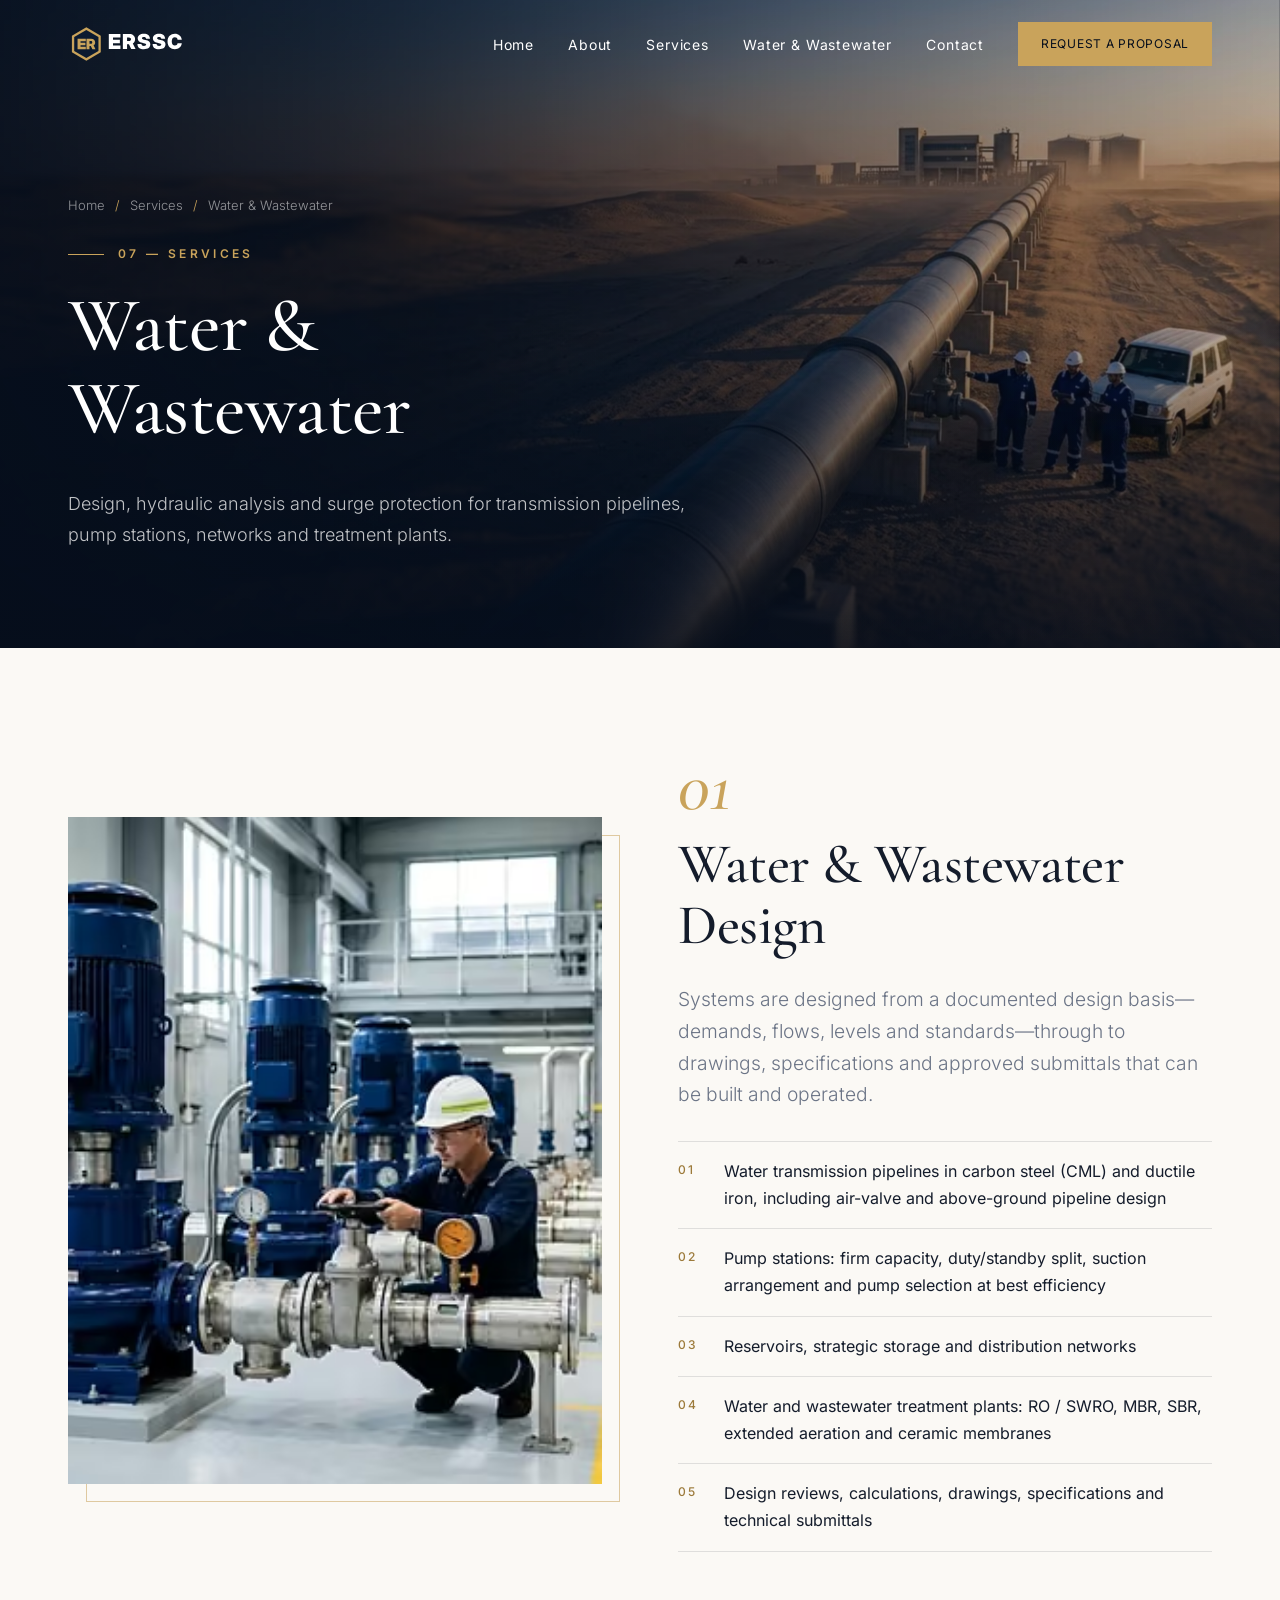
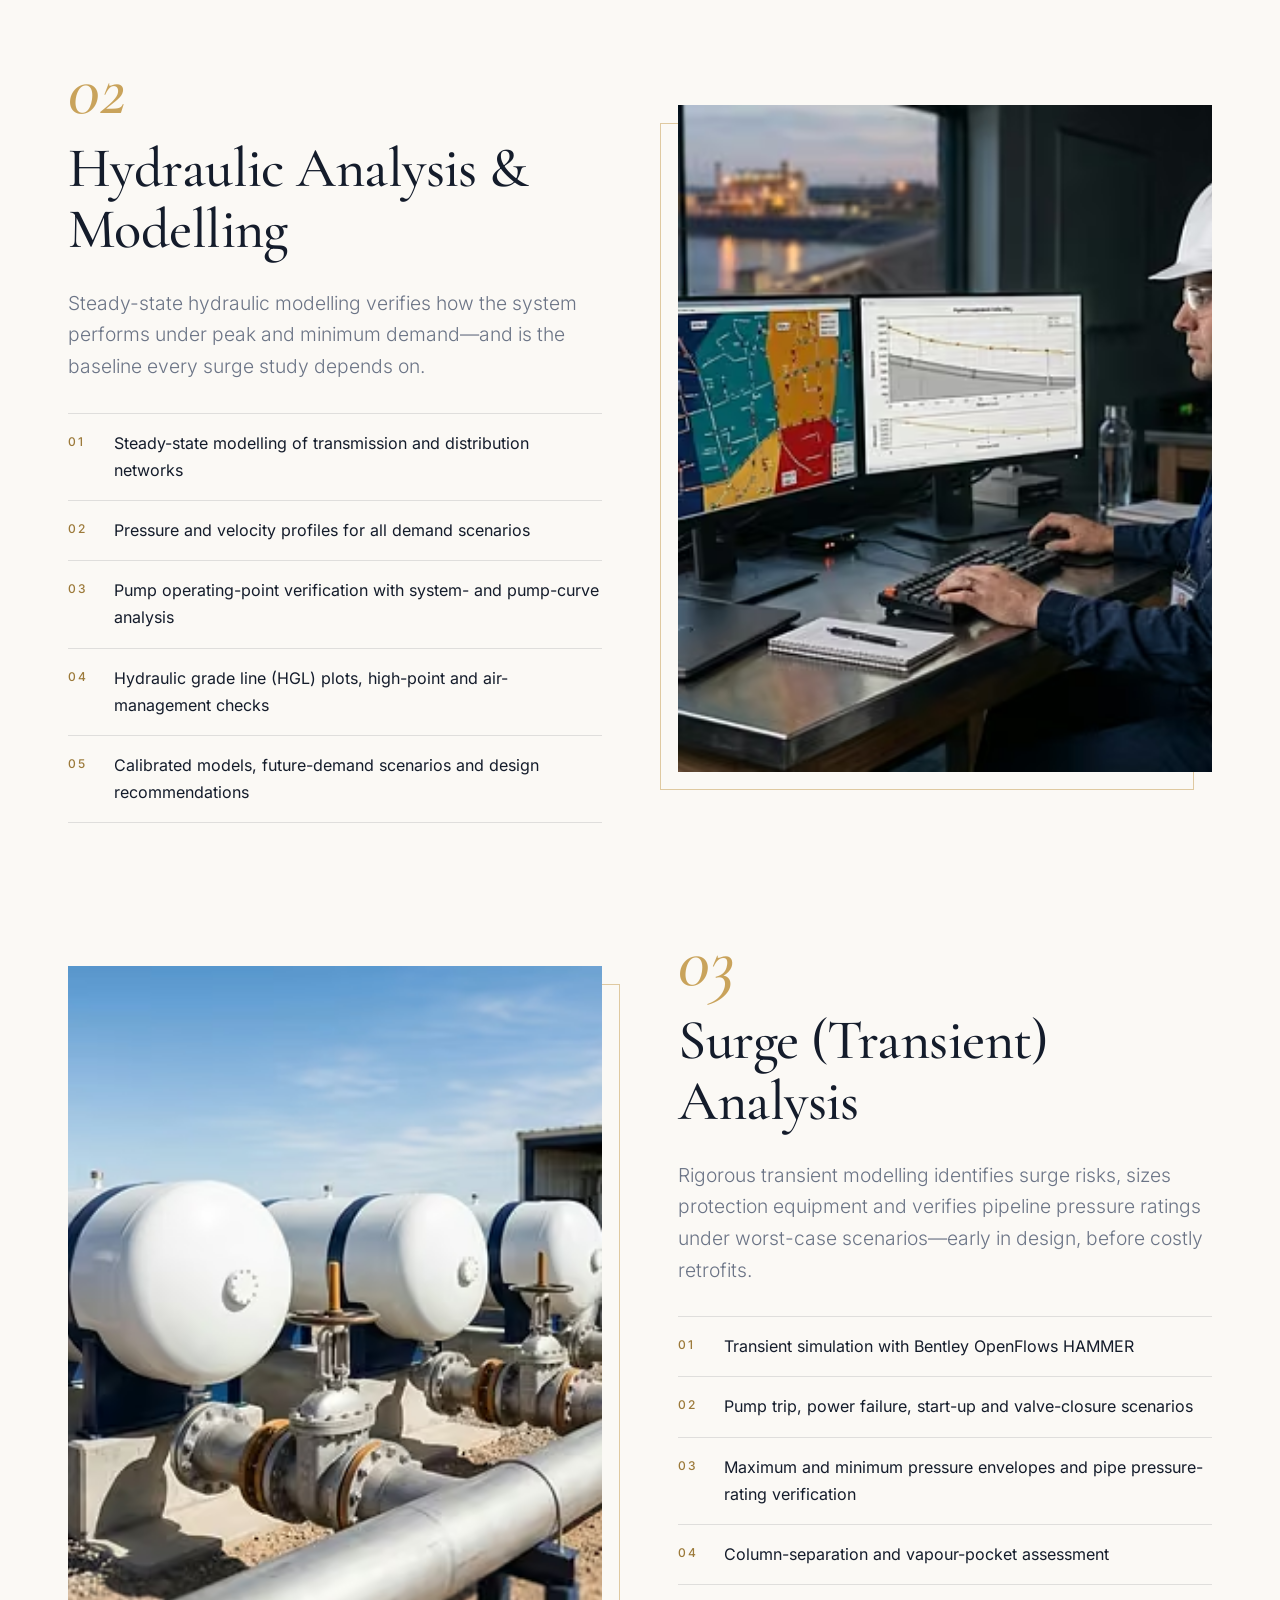
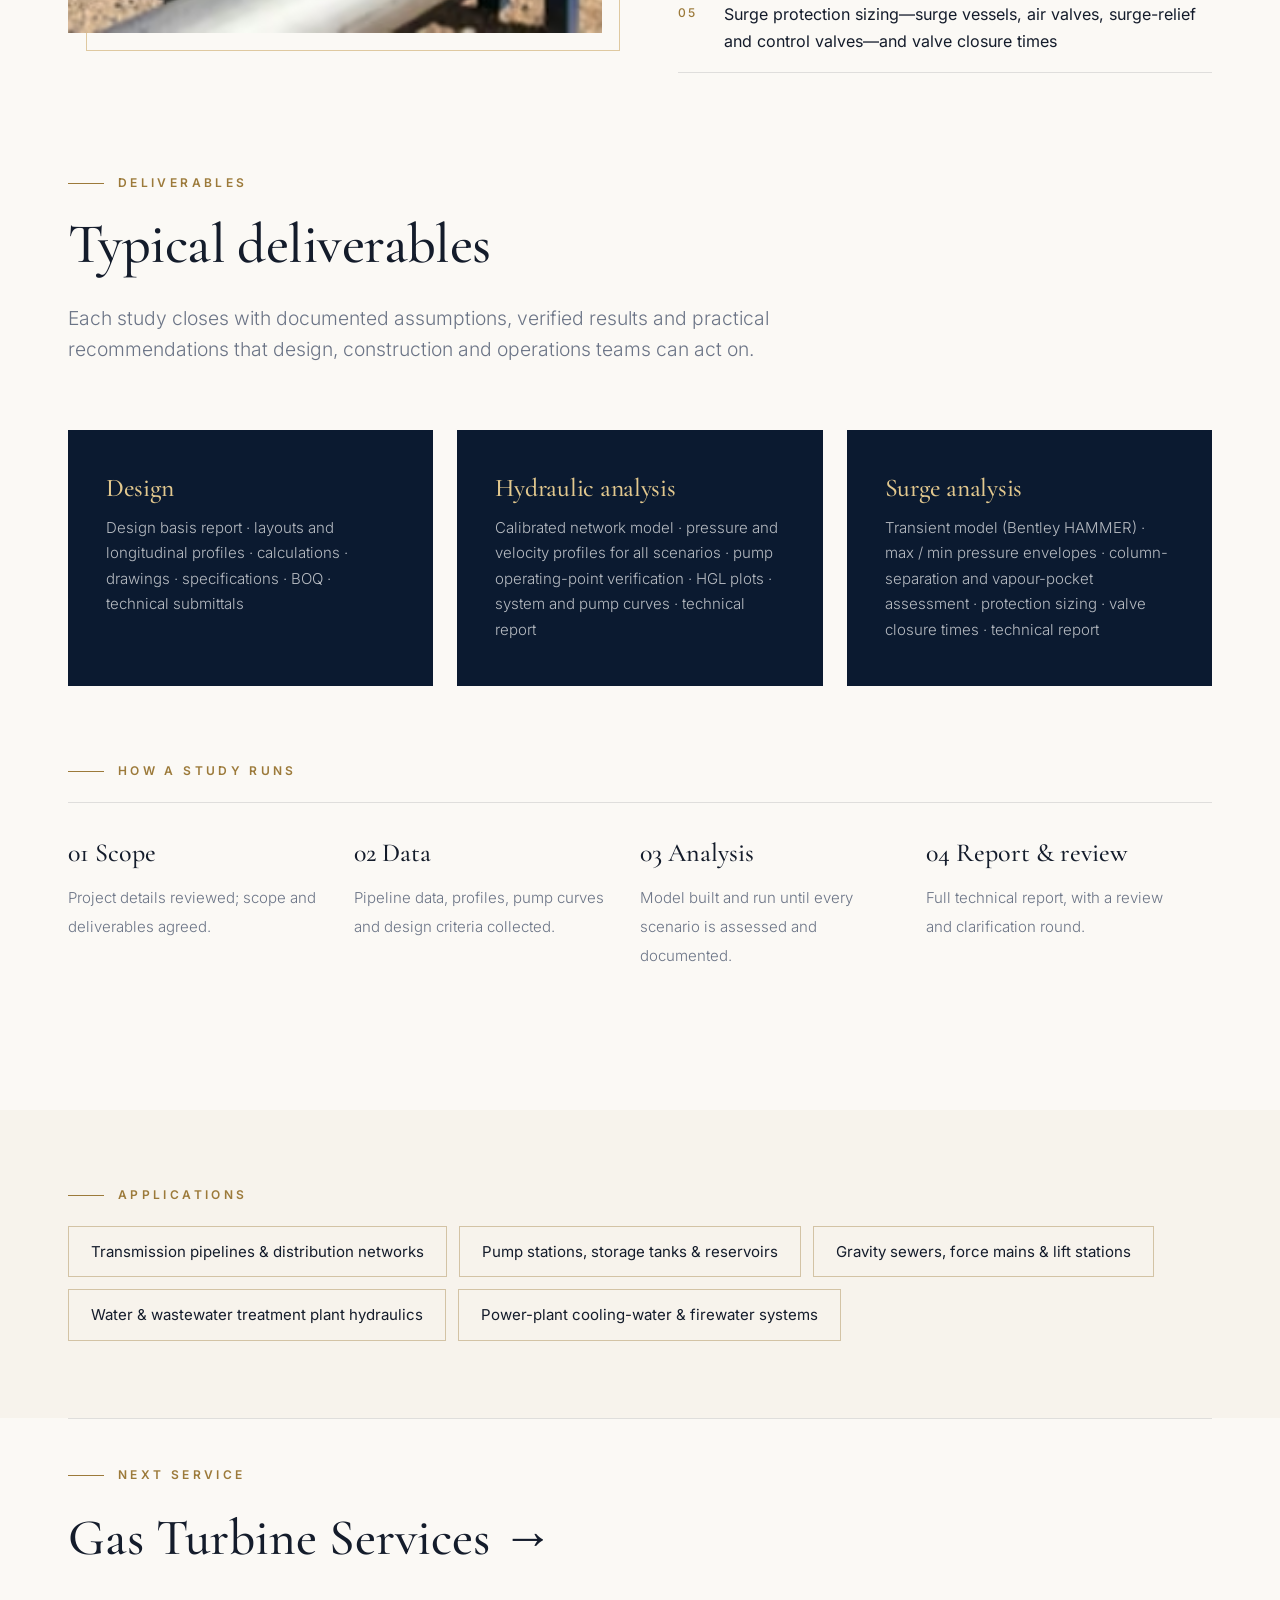
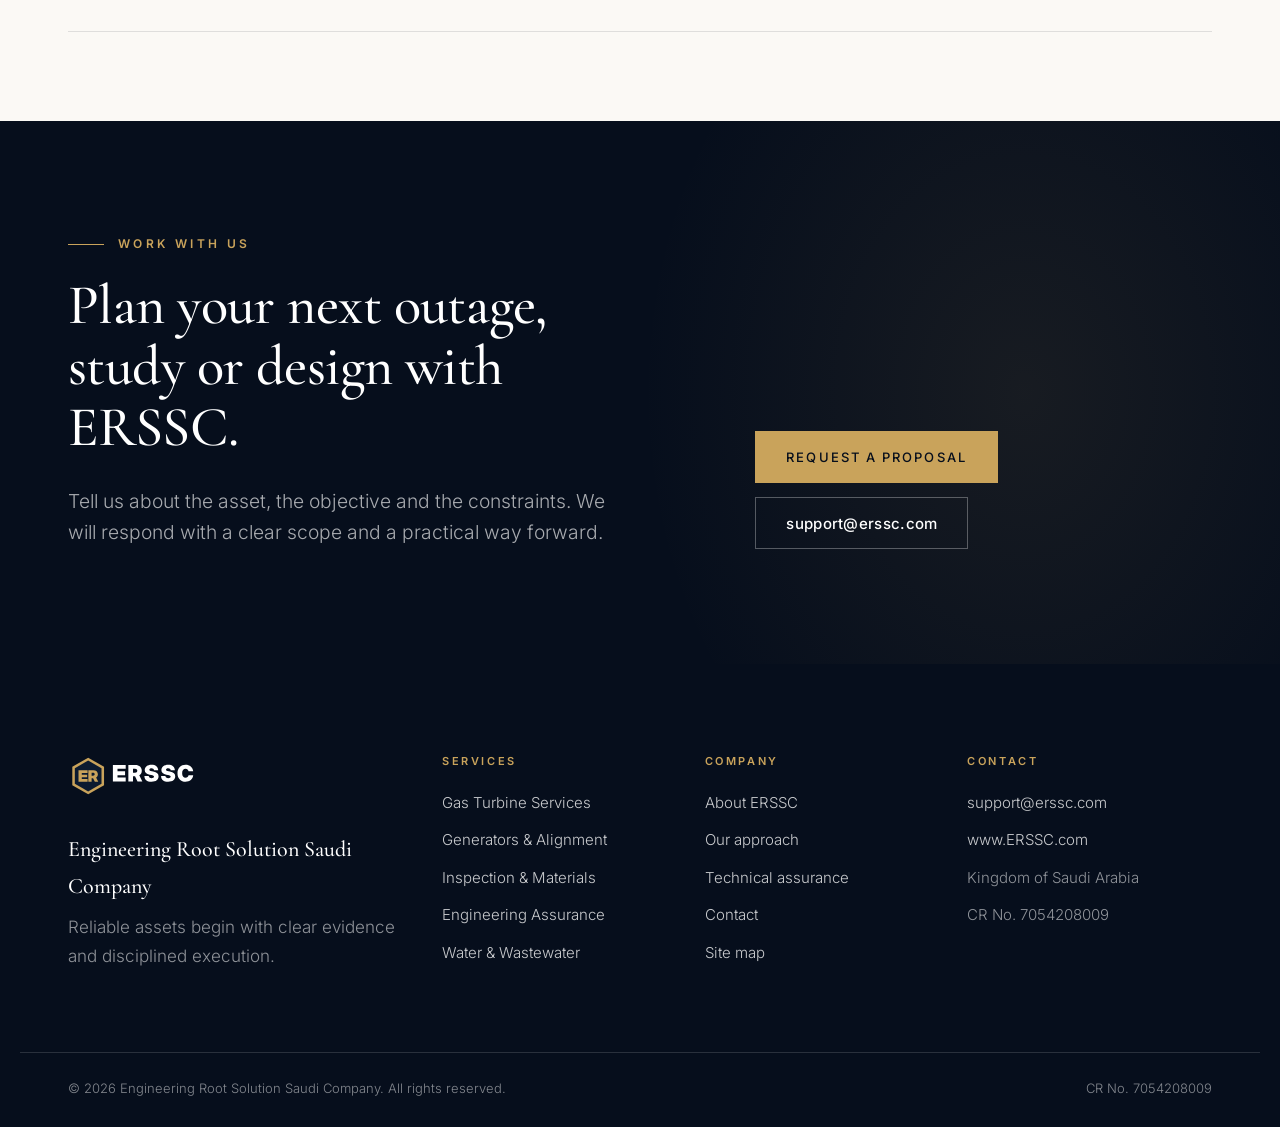
<file: services/water-wastewater.html>
<!doctype html>
<html lang="en">
<head>
<meta charset="utf-8">
<meta name="viewport" content="width=device-width, initial-scale=1">
<title>Water &amp; Wastewater | ERSSC</title>
<meta name="description" content="Water &amp; Wastewater by ERSSC: Design, hydraulic analysis and surge protection for transmission pipelines, pump stations, networks and treatment plants.">
<link rel="canonical" href="https://erssc.com/services/water-wastewater">
<meta name="theme-color" content="#0B1A30">
<link rel="icon" href="/favicon.svg" type="image/svg+xml">
<link rel="icon" href="/favicon-32.png" sizes="32x32" type="image/png">
<link rel="apple-touch-icon" href="/apple-touch-icon.png">
<link rel="manifest" href="/site.webmanifest">
<meta property="og:type" content="website">
<meta property="og:site_name" content="ERSSC">
<meta property="og:title" content="Water &amp; Wastewater | ERSSC">
<meta property="og:description" content="Water &amp; Wastewater by ERSSC: Design, hydraulic analysis and surge protection for transmission pipelines, pump stations, networks and treatment plants.">
<meta property="og:url" content="https://erssc.com/services/water-wastewater">
<meta property="og:image" content="https://erssc.com/assets/img/og-image.jpg">
<meta name="twitter:card" content="summary_large_image">
<link rel="preload" href="/assets/fonts/cormorant.woff2" as="font" type="font/woff2" crossorigin>
<link rel="preload" href="/assets/fonts/inter.woff2" as="font" type="font/woff2" crossorigin>
<link rel="stylesheet" href="/assets/css/site.css">
<script type="application/ld+json">{"@context": "https://schema.org", "@type": "Organization", "name": "Engineering Root Solution Saudi Company", "alternateName": "ERSSC", "url": "https://erssc.com", "email": "support@erssc.com", "logo": "https://erssc.com/assets/img/icon-512.png", "address": {"@type": "PostalAddress", "addressCountry": "SA"}, "identifier": {"@type": "PropertyValue", "propertyID": "Commercial Registration", "value": "7054208009"}}</script>
<script defer src="/assets/js/site.js"></script>
</head>
<body>
<a class="skip" href="#main">Skip to content</a>
<header class="site-header on-dark" data-header>
  <div class="wrap header-inner">
    <a class="brand" href="/" aria-label="ERSSC home"><svg class="logo-svg" xmlns="http://www.w3.org/2000/svg" viewBox="0 0 701 240" role="img" aria-label="ERSSC — Engineering Root Solution Saudi Company"><polygon points="110.00,20.00 196.60,70.00 196.60,170.00 110.00,220.00 23.40,170.00 23.40,70.00" fill="#C9A35B"/><polygon points="110.00,36.00 182.75,78.00 182.75,162.00 110.00,204.00 37.25,162.00 37.25,78.00" fill="#0B1A30"/><path d="M57.353515625 152.0H106.939453125V136.875H75.228515625V127.3359375H104.490234375V112.7265625H75.228515625V103.1015625H106.939453125V87.9765625H57.353515625ZM110.955078125 152.0H128.830078125V131.9765625H136.822265625L146.404296875 152.0H165.009765625L153.279296875 128.109375C159.509765625 124.4140625 163.033203125 118.26953125 163.033203125 110.3203125C163.033203125 96.61328125 153.451171875 87.9765625 138.154296875 87.9765625H110.955078125ZM128.830078125 118.140625V102.5H136.822265625C142.193359375 102.5 145.587890625 105.63671875 145.587890625 110.3203125C145.587890625 115.00390625 142.193359375 118.140625 136.822265625 118.140625Z" fill="#C9A35B"/><path d="M244.84375 150.0H314.71484375V128.6875H270.03125V115.24609375H311.263671875V94.66015625H270.03125V81.09765625H314.71484375V59.78515625H244.84375ZM329.19140625 150.0H354.37890625V121.78515625H365.640625L379.142578125 150.0H405.359375L388.830078125 116.3359375C397.609375 111.12890625 402.57421875 102.470703125 402.57421875 91.26953125C402.57421875 71.955078125 389.072265625 59.78515625 367.517578125 59.78515625H329.19140625ZM354.37890625 102.2890625V80.25H365.640625C373.208984375 80.25 377.9921875 84.669921875 377.9921875 91.26953125C377.9921875 97.869140625 373.208984375 102.2890625 365.640625 102.2890625ZM455.498046875 151.453125C479.958984375 151.453125 493.9453125 140.67578125 493.9453125 121.78515625C493.9453125 107.375 485.166015625 99.3828125 464.458984375 95.568359375L457.193359375 94.236328125C447.80859375 92.541015625 443.751953125 90.240234375 443.751953125 85.94140625C443.751953125 81.400390625 448.716796875 78.19140625 455.80078125 78.19140625C463.30859375 78.19140625 468.333984375 82.06640625 468.939453125 88.36328125H492.068359375C491.462890625 69.47265625 477.83984375 58.33203125 455.31640625 58.33203125C433.3984375 58.33203125 418.443359375 70.017578125 418.443359375 87.15234375C418.443359375 100.533203125 427.888671875 109.796875 445.326171875 113.126953125L454.287109375 114.822265625C464.458984375 116.759765625 469.060546875 119.302734375 469.060546875 123.662109375C469.060546875 128.384765625 463.732421875 131.59375 455.80078125 131.59375C446.658203125 131.59375 440.90625 127.294921875 440.54296875 119.96875H416.748046875C416.748046875 140.251953125 430.4921875 151.453125 455.498046875 151.453125ZM546.4453125 151.453125C570.90625 151.453125 584.892578125 140.67578125 584.892578125 121.78515625C584.892578125 107.375 576.11328125 99.3828125 555.40625 95.568359375L548.140625 94.236328125C538.755859375 92.541015625 534.69921875 90.240234375 534.69921875 85.94140625C534.69921875 81.400390625 539.6640625 78.19140625 546.748046875 78.19140625C554.255859375 78.19140625 559.28125 82.06640625 559.88671875 88.36328125H583.015625C582.41015625 69.47265625 568.787109375 58.33203125 546.263671875 58.33203125C524.345703125 58.33203125 509.390625 70.017578125 509.390625 87.15234375C509.390625 100.533203125 518.8359375 109.796875 536.2734375 113.126953125L545.234375 114.822265625C555.40625 116.759765625 560.0078125 119.302734375 560.0078125 123.662109375C560.0078125 128.384765625 554.6796875 131.59375 546.748046875 131.59375C537.60546875 131.59375 531.853515625 127.294921875 531.490234375 119.96875H507.6953125C507.6953125 140.251953125 521.439453125 151.453125 546.4453125 151.453125ZM641.025390625 151.453125C664.09375 151.453125 680.380859375 137.40625 682.923828125 116.09375H657.5546875C655.98046875 124.5703125 650.16796875 129.65625 641.509765625 129.65625C629.21875 129.65625 622.619140625 120.6953125 622.619140625 104.953125C622.619140625 89.150390625 629.279296875 80.12890625 641.509765625 80.12890625C650.16796875 80.12890625 656.041015625 85.275390625 657.5546875 93.8125H682.923828125C680.44140625 72.5 664.09375 58.33203125 641.025390625 58.33203125C616.3828125 58.33203125 597.189453125 74.80078125 597.189453125 104.953125C597.189453125 134.86328125 616.3828125 151.453125 641.025390625 151.453125Z" fill="currentColor"/></svg></a>
    <nav class="nav" aria-label="Main">
      <button class="nav-toggle" aria-expanded="false" aria-controls="nav-list" data-nav-toggle><span></span><span></span><span class="sr">Menu</span></button>
      <ul id="nav-list" data-nav-list><li><a href="/">Home</a></li><li><a href="/about">About</a></li><li><a href="/services">Services</a></li><li><a href="/services/water-wastewater" aria-current="page">Water & Wastewater</a></li><li><a href="/contact">Contact</a></li><li class="nav-cta"><a class="btn btn-gold" href="/contact">Request a proposal</a></li></ul>
    </nav>
  </div>
</header>
<main id="main">
<section class="page-hero">
  <picture class="page-hero-img"><source type="image/avif" srcset="/assets/img/water-pipeline-640.avif 640w, /assets/img/water-pipeline-1024.avif 1024w, /assets/img/water-pipeline-1408.avif 1408w" sizes="100vw"><source type="image/webp" srcset="/assets/img/water-pipeline-640.webp 640w, /assets/img/water-pipeline-1024.webp 1024w, /assets/img/water-pipeline-1408.webp 1408w" sizes="100vw"><img src="/assets/img/water-pipeline-1024.webp" alt="Water &amp; Wastewater" width="1408" height="768" fetchpriority="high" loading="eager"></picture>
  <div class="page-hero-shade"></div>
  <div class="wrap page-hero-inner"><nav class="crumbs" aria-label="Breadcrumb"><ol><li><a href="/">Home</a></li><li><a href="/services">Services</a></li><li aria-current="page">Water &amp; Wastewater</li></ol></nav><p class="kicker">07 — Services</p><h1>Water &amp; Wastewater</h1><p class="lede">Design, hydraulic analysis and surge protection for transmission pipelines, pump stations, networks and treatment plants.</p></div>
</section>
<section class="detail" data-reveal>
  <div class="wrap detail-grid">
    <div class="detail-media"><picture class=""><source type="image/avif" srcset="/assets/img/water-design-640.avif 640w, /assets/img/water-design-1024.avif 1024w, /assets/img/water-design-1408.avif 1408w" sizes="(min-width: 960px) 50vw, 100vw"><source type="image/webp" srcset="/assets/img/water-design-640.webp 640w, /assets/img/water-design-1024.webp 1024w, /assets/img/water-design-1408.webp 1408w" sizes="(min-width: 960px) 50vw, 100vw"><img src="/assets/img/water-design-1024.webp" alt="Engineer checking valves in a modern potable-water pump station" width="1408" height="768" loading="lazy" decoding="async"></picture></div>
    <div class="detail-copy">
      <p class="index">01</p>
      <h2>Water &amp; Wastewater Design</h2>
      <p class="lead">Systems are designed from a documented design basis—demands, flows, levels and standards—through to drawings, specifications and approved submittals that can be built and operated.</p>
      <ol class="points"><li><span class="num">01</span><span>Water transmission pipelines in carbon steel (CML) and ductile iron, including air-valve and above-ground pipeline design</span></li><li><span class="num">02</span><span>Pump stations: firm capacity, duty/standby split, suction arrangement and pump selection at best efficiency</span></li><li><span class="num">03</span><span>Reservoirs, strategic storage and distribution networks</span></li><li><span class="num">04</span><span>Water and wastewater treatment plants: RO / SWRO, MBR, SBR, extended aeration and ceramic membranes</span></li><li><span class="num">05</span><span>Design reviews, calculations, drawings, specifications and technical submittals</span></li></ol>
    </div>
  </div>
</section>
<section class="detail flip" data-reveal>
  <div class="wrap detail-grid">
    <div class="detail-media"><picture class=""><source type="image/avif" srcset="/assets/img/water-hydraulic-640.avif 640w, /assets/img/water-hydraulic-1024.avif 1024w, /assets/img/water-hydraulic-1408.avif 1408w" sizes="(min-width: 960px) 50vw, 100vw"><source type="image/webp" srcset="/assets/img/water-hydraulic-640.webp 640w, /assets/img/water-hydraulic-1024.webp 1024w, /assets/img/water-hydraulic-1408.webp 1408w" sizes="(min-width: 960px) 50vw, 100vw"><img src="/assets/img/water-hydraulic-1024.webp" alt="Engineer running a hydraulic network model on dual monitors" width="1408" height="768" loading="lazy" decoding="async"></picture></div>
    <div class="detail-copy">
      <p class="index">02</p>
      <h2>Hydraulic Analysis &amp; Modelling</h2>
      <p class="lead">Steady-state hydraulic modelling verifies how the system performs under peak and minimum demand—and is the baseline every surge study depends on.</p>
      <ol class="points"><li><span class="num">01</span><span>Steady-state modelling of transmission and distribution networks</span></li><li><span class="num">02</span><span>Pressure and velocity profiles for all demand scenarios</span></li><li><span class="num">03</span><span>Pump operating-point verification with system- and pump-curve analysis</span></li><li><span class="num">04</span><span>Hydraulic grade line (HGL) plots, high-point and air-management checks</span></li><li><span class="num">05</span><span>Calibrated models, future-demand scenarios and design recommendations</span></li></ol>
    </div>
  </div>
</section>
<section class="detail" data-reveal>
  <div class="wrap detail-grid">
    <div class="detail-media"><picture class=""><source type="image/avif" srcset="/assets/img/water-surge-640.avif 640w, /assets/img/water-surge-1024.avif 1024w, /assets/img/water-surge-1408.avif 1408w" sizes="(min-width: 960px) 50vw, 100vw"><source type="image/webp" srcset="/assets/img/water-surge-640.webp 640w, /assets/img/water-surge-1024.webp 1024w, /assets/img/water-surge-1408.webp 1408w" sizes="(min-width: 960px) 50vw, 100vw"><img src="/assets/img/water-surge-1024.webp" alt="Surge vessels connected to a pump-station discharge header" width="1408" height="768" loading="lazy" decoding="async"></picture></div>
    <div class="detail-copy">
      <p class="index">03</p>
      <h2>Surge (Transient) Analysis</h2>
      <p class="lead">Rigorous transient modelling identifies surge risks, sizes protection equipment and verifies pipeline pressure ratings under worst-case scenarios—early in design, before costly retrofits.</p>
      <ol class="points"><li><span class="num">01</span><span>Transient simulation with Bentley OpenFlows HAMMER</span></li><li><span class="num">02</span><span>Pump trip, power failure, start-up and valve-closure scenarios</span></li><li><span class="num">03</span><span>Maximum and minimum pressure envelopes and pipe pressure-rating verification</span></li><li><span class="num">04</span><span>Column-separation and vapour-pocket assessment</span></li><li><span class="num">05</span><span>Surge protection sizing—surge vessels, air valves, surge-relief and control valves—and valve closure times</span></li></ol>
    </div>
  </div>
</section>

<section class="deliverables" data-reveal>
  <div class="wrap section-head"><p class="kicker">Deliverables</p><h2>Typical deliverables</h2><p class="lead">Each study closes with documented assumptions, verified results and practical recommendations that design, construction and operations teams can act on.</p></div>
  <div class="wrap dlv-grid">
    <div class="dlv"><h3>Design</h3><p>Design basis report · layouts and longitudinal profiles · calculations · drawings · specifications · BOQ · technical submittals</p></div>
    <div class="dlv"><h3>Hydraulic analysis</h3><p>Calibrated network model · pressure and velocity profiles for all scenarios · pump operating-point verification · HGL plots · system and pump curves · technical report</p></div>
    <div class="dlv"><h3>Surge analysis</h3><p>Transient model (Bentley HAMMER) · max / min pressure envelopes · column-separation and vapour-pocket assessment · protection sizing · valve closure times · technical report</p></div>
  </div>
  <div class="wrap study"><p class="kicker">How a study runs</p><ol class="study-steps"><li><b>01 Scope</b><span>Project details reviewed; scope and deliverables agreed.</span></li><li><b>02 Data</b><span>Pipeline data, profiles, pump curves and design criteria collected.</span></li><li><b>03 Analysis</b><span>Model built and run until every scenario is assessed and documented.</span></li><li><b>04 Report &amp; review</b><span>Full technical report, with a review and clarification round.</span></li></ol></div>
</section>
<section class="apps" data-reveal><div class="wrap apps-inner"><p class="kicker">Applications</p><ul><li>Transmission pipelines &amp; distribution networks</li><li>Pump stations, storage tanks &amp; reservoirs</li><li>Gravity sewers, force mains &amp; lift stations</li><li>Water &amp; wastewater treatment plant hydraulics</li><li>Power-plant cooling-water &amp; firewater systems</li></ul></div></section>
<section class="next" data-reveal><div class="wrap"><a class="next-link" href="/services/gas-turbines"><span class="kicker">Next service</span><span class="next-title">Gas Turbine Services <span aria-hidden="true">→</span></span></a></div></section><section class="cta" data-reveal>
  <div class="wrap cta-inner">
    <div><p class="kicker">Work with us</p><h2>Plan your next outage, study or design with ERSSC.</h2><p class="lead">Tell us about the asset, the objective and the constraints. We will respond with a clear scope and a practical way forward.</p></div>
    <div class="cta-actions"><a class="btn btn-gold" href="/contact">Request a proposal</a><a class="btn btn-line" href="mailto:support@erssc.com">support@erssc.com</a></div>
  </div>
</section>
</main>
<footer class="site-footer">
  <div class="wrap footer-grid">
    <div class="footer-brand">
      <a class="brand" href="/" aria-label="ERSSC home"><svg class="logo-svg" xmlns="http://www.w3.org/2000/svg" viewBox="0 0 701 240" role="img" aria-label="ERSSC — Engineering Root Solution Saudi Company"><polygon points="110.00,20.00 196.60,70.00 196.60,170.00 110.00,220.00 23.40,170.00 23.40,70.00" fill="#C9A35B"/><polygon points="110.00,36.00 182.75,78.00 182.75,162.00 110.00,204.00 37.25,162.00 37.25,78.00" fill="#0B1A30"/><path d="M57.353515625 152.0H106.939453125V136.875H75.228515625V127.3359375H104.490234375V112.7265625H75.228515625V103.1015625H106.939453125V87.9765625H57.353515625ZM110.955078125 152.0H128.830078125V131.9765625H136.822265625L146.404296875 152.0H165.009765625L153.279296875 128.109375C159.509765625 124.4140625 163.033203125 118.26953125 163.033203125 110.3203125C163.033203125 96.61328125 153.451171875 87.9765625 138.154296875 87.9765625H110.955078125ZM128.830078125 118.140625V102.5H136.822265625C142.193359375 102.5 145.587890625 105.63671875 145.587890625 110.3203125C145.587890625 115.00390625 142.193359375 118.140625 136.822265625 118.140625Z" fill="#C9A35B"/><path d="M244.84375 150.0H314.71484375V128.6875H270.03125V115.24609375H311.263671875V94.66015625H270.03125V81.09765625H314.71484375V59.78515625H244.84375ZM329.19140625 150.0H354.37890625V121.78515625H365.640625L379.142578125 150.0H405.359375L388.830078125 116.3359375C397.609375 111.12890625 402.57421875 102.470703125 402.57421875 91.26953125C402.57421875 71.955078125 389.072265625 59.78515625 367.517578125 59.78515625H329.19140625ZM354.37890625 102.2890625V80.25H365.640625C373.208984375 80.25 377.9921875 84.669921875 377.9921875 91.26953125C377.9921875 97.869140625 373.208984375 102.2890625 365.640625 102.2890625ZM455.498046875 151.453125C479.958984375 151.453125 493.9453125 140.67578125 493.9453125 121.78515625C493.9453125 107.375 485.166015625 99.3828125 464.458984375 95.568359375L457.193359375 94.236328125C447.80859375 92.541015625 443.751953125 90.240234375 443.751953125 85.94140625C443.751953125 81.400390625 448.716796875 78.19140625 455.80078125 78.19140625C463.30859375 78.19140625 468.333984375 82.06640625 468.939453125 88.36328125H492.068359375C491.462890625 69.47265625 477.83984375 58.33203125 455.31640625 58.33203125C433.3984375 58.33203125 418.443359375 70.017578125 418.443359375 87.15234375C418.443359375 100.533203125 427.888671875 109.796875 445.326171875 113.126953125L454.287109375 114.822265625C464.458984375 116.759765625 469.060546875 119.302734375 469.060546875 123.662109375C469.060546875 128.384765625 463.732421875 131.59375 455.80078125 131.59375C446.658203125 131.59375 440.90625 127.294921875 440.54296875 119.96875H416.748046875C416.748046875 140.251953125 430.4921875 151.453125 455.498046875 151.453125ZM546.4453125 151.453125C570.90625 151.453125 584.892578125 140.67578125 584.892578125 121.78515625C584.892578125 107.375 576.11328125 99.3828125 555.40625 95.568359375L548.140625 94.236328125C538.755859375 92.541015625 534.69921875 90.240234375 534.69921875 85.94140625C534.69921875 81.400390625 539.6640625 78.19140625 546.748046875 78.19140625C554.255859375 78.19140625 559.28125 82.06640625 559.88671875 88.36328125H583.015625C582.41015625 69.47265625 568.787109375 58.33203125 546.263671875 58.33203125C524.345703125 58.33203125 509.390625 70.017578125 509.390625 87.15234375C509.390625 100.533203125 518.8359375 109.796875 536.2734375 113.126953125L545.234375 114.822265625C555.40625 116.759765625 560.0078125 119.302734375 560.0078125 123.662109375C560.0078125 128.384765625 554.6796875 131.59375 546.748046875 131.59375C537.60546875 131.59375 531.853515625 127.294921875 531.490234375 119.96875H507.6953125C507.6953125 140.251953125 521.439453125 151.453125 546.4453125 151.453125ZM641.025390625 151.453125C664.09375 151.453125 680.380859375 137.40625 682.923828125 116.09375H657.5546875C655.98046875 124.5703125 650.16796875 129.65625 641.509765625 129.65625C629.21875 129.65625 622.619140625 120.6953125 622.619140625 104.953125C622.619140625 89.150390625 629.279296875 80.12890625 641.509765625 80.12890625C650.16796875 80.12890625 656.041015625 85.275390625 657.5546875 93.8125H682.923828125C680.44140625 72.5 664.09375 58.33203125 641.025390625 58.33203125C616.3828125 58.33203125 597.189453125 74.80078125 597.189453125 104.953125C597.189453125 134.86328125 616.3828125 151.453125 641.025390625 151.453125Z" fill="currentColor"/></svg></a>
      <p class="footer-name">Engineering Root Solution Saudi Company</p>
      <p class="muted">Reliable assets begin with clear evidence and disciplined execution.</p>
    </div>
    <div><h2 class="footer-h">Services</h2><ul class="footer-list"><li><a href="/services/gas-turbines">Gas Turbine Services</a></li><li><a href="/services/generators-alignment">Generators & Alignment</a></li><li><a href="/services/inspection-materials">Inspection & Materials</a></li><li><a href="/services/engineering-assurance">Engineering Assurance</a></li><li><a href="/services/water-wastewater">Water & Wastewater</a></li></ul></div>
    <div><h2 class="footer-h">Company</h2><ul class="footer-list"><li><a href="/about">About ERSSC</a></li><li><a href="/about#approach">Our approach</a></li><li><a href="/about#assurance">Technical assurance</a></li><li><a href="/contact">Contact</a></li><li><a href="/sitemap">Site map</a></li></ul></div>
    <div><h2 class="footer-h">Contact</h2><ul class="footer-list">
      <li><a href="mailto:support@erssc.com">support@erssc.com</a></li><li><a href="https://erssc.com">www.ERSSC.com</a></li><li class="muted">Kingdom of Saudi Arabia</li><li class="muted">CR No. 7054208009</li></ul></div>
  </div>
  <div class="wrap footer-base"><span>© 2026 Engineering Root Solution Saudi Company. All rights reserved.</span><span>CR No. 7054208009</span></div>
</footer>
</body>
</html>
</file>
<file: assets/css/site.css>
/* ERSSC — Engineering Root Solution Saudi Company */
@font-face{font-family:"Cormorant";src:url(/assets/fonts/cormorant.woff2) format("woff2");font-weight:500 600;font-style:normal;font-display:swap}
@font-face{font-family:"Cormorant";src:url(/assets/fonts/cormorant-italic.woff2) format("woff2");font-weight:500;font-style:italic;font-display:swap}
@font-face{font-family:"Inter";src:url(/assets/fonts/inter.woff2) format("woff2");font-weight:300 700;font-style:normal;font-display:swap}

:root{
  --night:#060E1C; --navy:#0B1A30; --navy-2:#12264A; --gold:#C9A35B; --gold-2:#E2C88E; --gold-d:#9C7A3A;
  --ivory:#F7F3EC; --paper:#FBF9F5; --ink:#141C2B; --stone:#6B7486; --line:rgba(20,28,43,.12); --line-l:rgba(255,255,255,.14);
  --serif:"Cormorant","Times New Roman",serif; --sans:"Inter",system-ui,-apple-system,"Segoe UI",Roboto,Arial,sans-serif;
  --wrap:1240px; --pad:clamp(20px,4vw,48px); --sec:clamp(80px,11vw,160px);
  --ease:cubic-bezier(.2,.7,.1,1);
}
*,*::before,*::after{box-sizing:border-box}
html{-webkit-text-size-adjust:100%;scroll-behavior:smooth}
body{margin:0;background:var(--paper);color:var(--ink);font:300 17px/1.7 var(--sans);-webkit-font-smoothing:antialiased;text-rendering:optimizeLegibility}
img{display:block;max-width:100%;height:auto}
picture{display:block}
a{color:inherit;text-decoration:none}
h1,h2,h3{font-family:var(--serif);font-weight:500;line-height:1.08;letter-spacing:-.01em;margin:0 0 .5em;color:inherit}
h1{font-size:clamp(46px,7vw,96px)} h2{font-size:clamp(34px,4.4vw,60px)} h3{font-size:clamp(22px,2vw,28px)}
h1 em,h2 em{font-style:italic;color:var(--gold-2)}
p{margin:0 0 1em}
ul,ol{margin:0;padding:0;list-style:none}
.wrap{width:100%;max-width:var(--wrap);margin:0 auto;padding:0 var(--pad)}
.sr{position:absolute;width:1px;height:1px;overflow:hidden;clip:rect(0 0 0 0)}
.skip{position:absolute;left:-999px;top:12px;z-index:100;background:var(--gold);color:var(--night);padding:10px 16px}
.skip:focus{left:12px}
:focus-visible{outline:2px solid var(--gold);outline-offset:3px}
.kicker{font:600 12px/1.4 var(--sans);letter-spacing:.28em;text-transform:uppercase;color:var(--gold-d);margin:0 0 22px;display:flex;align-items:center;gap:14px}
.kicker::before{content:"";width:36px;height:1px;background:currentColor}
.lead{font-size:clamp(18px,1.5vw,21px);line-height:1.65;color:var(--stone)}
.muted{color:rgba(255,255,255,.55)}

/* buttons */
.btn{display:inline-flex;align-items:center;justify-content:center;gap:10px;min-height:52px;padding:0 30px;font:500 13px/1 var(--sans);letter-spacing:.16em;text-transform:uppercase;border:1px solid transparent;transition:background .4s var(--ease),color .4s var(--ease),border-color .4s var(--ease),transform .4s var(--ease);cursor:pointer}
.btn-gold{background:var(--gold);color:var(--night)}
.btn-gold:hover{background:var(--gold-2)}
.btn-ghost{border-color:rgba(255,255,255,.4);color:#fff}
.btn-ghost:hover{border-color:var(--gold);color:var(--gold-2)}
.btn-line{border-color:rgba(255,255,255,.3);color:#fff;text-transform:none;letter-spacing:.02em;font-size:15px}
.btn-line:hover{border-color:var(--gold);color:var(--gold-2)}
.btn-line-dark{border-color:var(--ink);color:var(--ink)}
.btn-line-dark:hover{background:var(--ink);color:#fff}

/* header */
.site-header{position:fixed;inset:0 0 auto;z-index:50;transition:background .5s var(--ease),box-shadow .5s var(--ease),padding .5s var(--ease);padding:22px 0;color:var(--ink)}
.site-header.on-dark{color:#fff}
.site-header.scrolled{background:rgba(6,14,28,.92);backdrop-filter:blur(14px);-webkit-backdrop-filter:blur(14px);padding:12px 0;color:#fff;box-shadow:0 1px 0 var(--line-l)}
.header-inner{display:flex;align-items:center;justify-content:space-between;gap:24px}
.brand{display:inline-flex}
.logo-svg{height:40px;width:auto;color:currentColor;transition:height .5s var(--ease)}
.scrolled .logo-svg{height:34px}
.nav ul{display:flex;align-items:center;gap:34px}
.nav a{font:400 14px/1 var(--sans);letter-spacing:.06em;position:relative;padding:6px 0}
.nav li:not(.nav-cta) a::after{content:"";position:absolute;left:0;right:0;bottom:-2px;height:1px;background:var(--gold);transform:scaleX(0);transform-origin:left;transition:transform .5s var(--ease)}
.nav li:not(.nav-cta) a:hover::after,.nav a[aria-current=page]::after{transform:scaleX(1)}
.nav .btn{min-height:44px;padding:0 22px;font-size:12px}
.nav-toggle{display:none;background:none;border:0;width:44px;height:44px;position:relative;cursor:pointer;color:inherit}
.nav-toggle span:not(.sr){position:absolute;left:10px;right:10px;height:1px;background:currentColor;transition:transform .4s var(--ease)}
.nav-toggle span:nth-child(1){top:18px} .nav-toggle span:nth-child(2){top:26px}
.nav-toggle[aria-expanded=true] span:nth-child(1){transform:translateY(4px) rotate(45deg)}
.nav-toggle[aria-expanded=true] span:nth-child(2){transform:translateY(-4px) rotate(-45deg)}

/* hero */
.hero{position:relative;min-height:100svh;display:flex;flex-direction:column;justify-content:flex-end;color:#fff;background:var(--night);overflow:hidden}
.hero-img,.page-hero-img{position:absolute;inset:0}
.hero-img img,.page-hero-img img{width:100%;height:100%;object-fit:cover;object-position:65% 50%;transform:scale(1.04);animation:settle 2.4s var(--ease) forwards}
@keyframes settle{to{transform:scale(1)}}
.hero-shade{position:absolute;inset:0;background:linear-gradient(90deg,rgba(6,14,28,.94) 0%,rgba(6,14,28,.78) 38%,rgba(6,14,28,.25) 70%,rgba(6,14,28,.35)),linear-gradient(0deg,rgba(6,14,28,.85),transparent 40%)}
.hero-inner{position:relative;padding-top:160px;padding-bottom:64px}
.hero-inner h1{max-width:13ch}
.hero .lede{max-width:600px;font-size:clamp(17px,1.4vw,20px);color:rgba(255,255,255,.78);margin:28px 0 40px}
.hero .kicker{color:var(--gold)}
.hero-actions{display:flex;flex-wrap:wrap;gap:14px}
.hero-foot{position:relative;display:flex;flex-wrap:wrap;gap:12px 40px;padding-top:26px;padding-bottom:30px;border-top:1px solid var(--line-l);font:500 11px/1.4 var(--sans);letter-spacing:.24em;text-transform:uppercase;color:rgba(255,255,255,.6)}

.page-hero{position:relative;min-height:72svh;display:flex;align-items:flex-end;color:#fff;background:var(--night);overflow:hidden}
.page-hero-shade{position:absolute;inset:0;background:linear-gradient(90deg,rgba(6,14,28,.92),rgba(6,14,28,.55) 55%,rgba(6,14,28,.25)),linear-gradient(0deg,rgba(6,14,28,.8),transparent 50%)}
.page-hero-inner{position:relative;padding-top:180px;padding-bottom:80px}
.page-hero .kicker{color:var(--gold)}
.page-hero h1{max-width:16ch;font-size:clamp(42px,6vw,84px)}
.page-hero .lede{max-width:640px;color:rgba(255,255,255,.75);font-size:clamp(17px,1.4vw,20px)}
.crumbs ol{display:flex;flex-wrap:wrap;gap:10px;font-size:13px;color:rgba(255,255,255,.55);margin-bottom:30px}
.crumbs li+li::before{content:"/";margin-right:10px;color:var(--gold)}
.crumbs a:hover{color:#fff}

/* intro */
.intro{padding:var(--sec) 0 calc(var(--sec)*.7)}
.intro-grid{display:grid;grid-template-columns:1fr 1fr;gap:clamp(32px,6vw,96px);align-items:start}
.intro-grid h2{max-width:14ch}
.pillars{display:grid;grid-template-columns:repeat(4,1fr);margin-top:clamp(56px,7vw,96px);border-top:1px solid var(--line)}
.pillar{position:relative;padding:40px 32px 48px 0;border-right:1px solid var(--line);transition:background .5s var(--ease)}
.pillar+.pillar{padding-left:32px}
.pillar:last-child{border-right:0}
.pillar-n{font:500 13px var(--sans);letter-spacing:.2em;color:var(--gold-d)}
.pillar h3{margin:22px 0 12px}
.pillar p{color:var(--stone);font-size:15px;margin:0}
.pillar .arrow{position:absolute;right:28px;top:38px;color:var(--gold-d);opacity:0;transform:translateX(-8px);transition:all .5s var(--ease)}
.pillar:hover .arrow{opacity:1;transform:none}

/* services grid */
.services{padding:0 0 var(--sec)}
.section-head{margin-bottom:clamp(40px,5vw,72px)}
.section-head>*{max-width:820px}
.section-head.light{color:#fff}
.section-head.light .kicker{color:var(--gold)}
.svc-grid{display:grid;grid-template-columns:repeat(6,1fr);gap:24px}
.svc-card{grid-column:span 2;background:#fff;display:flex;flex-direction:column;overflow:hidden;box-shadow:0 1px 0 var(--line);transition:transform .6s var(--ease),box-shadow .6s var(--ease)}
.svc-card:nth-child(4),.svc-card:nth-child(5){grid-column:span 3}
.svc-card picture{aspect-ratio:16/10;overflow:hidden}
.svc-card img{width:100%;height:100%;object-fit:cover;transition:transform 1.2s var(--ease)}
.svc-card:hover{transform:translateY(-6px);box-shadow:0 30px 60px -30px rgba(11,26,48,.35)}
.svc-card:hover img{transform:scale(1.05)}
.svc-card-body{padding:30px 32px 34px;display:flex;flex-direction:column;flex:1}
.svc-n{font:500 12px var(--sans);letter-spacing:.24em;color:var(--gold-d);margin-bottom:14px}
.svc-card p{color:var(--stone);font-size:15px;flex:1}
.link{font:500 12px var(--sans);letter-spacing:.18em;text-transform:uppercase;color:var(--ink);border-bottom:1px solid var(--gold);align-self:flex-start;padding-bottom:4px}

/* feature split */
.feature{display:grid;grid-template-columns:1.15fr 1fr;background:var(--ivory);align-items:stretch}
.feature-media{min-height:560px;position:relative}
.feature-media picture,.feature-media img{position:absolute;inset:0;width:100%;height:100%;object-fit:cover}
.feature-copy{padding:clamp(56px,7vw,120px) clamp(28px,6vw,110px)}
.feature-copy h2{max-width:16ch}
.ticks{margin:28px 0 40px;display:grid;gap:14px}
.ticks li{display:flex;gap:16px;align-items:center;font-weight:400}
.ticks li::before{content:"";width:22px;height:1px;background:var(--gold-d)}

/* approach */
.approach{background:var(--navy);color:#fff;padding:var(--sec) 0;position:relative;overflow:hidden}
.approach::before{content:"";position:absolute;inset:0;background:radial-gradient(60% 80% at 85% 0%,rgba(201,163,91,.14),transparent 60%);pointer-events:none}
.steps{display:grid;grid-template-columns:repeat(5,1fr);gap:0;position:relative}
.steps li{padding:34px 28px 10px 0;border-top:1px solid var(--line-l);position:relative}
.steps li::before{content:"";position:absolute;top:-4px;left:0;width:7px;height:7px;border-radius:50%;background:var(--gold)}
.step-n{font:500 12px var(--sans);letter-spacing:.24em;color:var(--gold)}
.steps h3{margin:18px 0 10px;font-size:30px}
.steps p{color:rgba(255,255,255,.62);font-size:15px}
.principle{display:flex;gap:32px;align-items:baseline;margin-top:clamp(48px,6vw,80px);padding-top:36px;border-top:1px solid var(--line-l)}
.principle span{font:600 12px var(--sans);letter-spacing:.24em;text-transform:uppercase;color:var(--gold);white-space:nowrap}
.principle p{font-family:var(--serif);font-size:clamp(24px,2.4vw,34px);line-height:1.3;margin:0;max-width:30ch}

/* why */
.why{padding:var(--sec) 0}
.why-grid{display:grid;grid-template-columns:.9fr 1.1fr;gap:clamp(40px,7vw,120px)}
.why-head{position:sticky;top:120px;align-self:start}
.why-list{display:grid;grid-template-columns:1fr 1fr;gap:0;border-top:1px solid var(--line)}
.why-item{padding:40px 32px 40px 0;border-bottom:1px solid var(--line)}
.why-item:nth-child(odd){border-right:1px solid var(--line)}
.why-item:nth-child(even){padding-left:32px}
.why-n{font:500 12px var(--sans);letter-spacing:.24em;color:var(--gold-d)}
.why-item h3{margin:16px 0 10px}
.why-item p{color:var(--stone);font-size:15px;margin:0}

/* cta */
.cta{background:var(--night);color:#fff;padding:clamp(72px,9vw,130px) 0;position:relative;overflow:hidden}
.cta::after{content:"";position:absolute;right:-10%;top:-40%;width:60%;height:180%;background:radial-gradient(closest-side,rgba(201,163,91,.09),transparent);pointer-events:none}
.cta-inner{display:grid;grid-template-columns:1.4fr 1fr;gap:48px;align-items:end;position:relative;z-index:1}
.cta h2{max-width:18ch}
.cta .kicker{color:var(--gold)}
.cta .lead{color:rgba(255,255,255,.65);max-width:560px;margin:0}
.cta-actions{display:flex;flex-direction:column;gap:14px;align-items:flex-start}

/* detail rows */
.detail{padding:clamp(64px,8vw,120px) 0}
.detail+.detail{padding-top:0}
.detail-grid{display:grid;grid-template-columns:1fr 1fr;gap:clamp(36px,6vw,100px);align-items:center}
.detail.flip .detail-media{order:2}
.detail-media{position:relative}
.detail-media picture{aspect-ratio:4/5;overflow:hidden}
.detail-media img{width:100%;height:100%;object-fit:cover}
.detail-media::after{content:"";position:absolute;inset:18px -18px -18px 18px;border:1px solid var(--gold);z-index:-1;opacity:.55}
.detail.flip .detail-media::after{inset:18px 18px -18px -18px}
.index{font-family:var(--serif);font-size:72px;line-height:1;color:var(--gold);margin:0 0 12px;font-style:italic}
.points{margin-top:30px;border-top:1px solid var(--line)}
.points li{display:flex;gap:22px;padding:16px 0;border-bottom:1px solid var(--line);font-size:16px;font-weight:400}
.points .num{font:500 12px/2 var(--sans);letter-spacing:.16em;color:var(--gold-d);min-width:24px}

/* about */
.vmv{padding:var(--sec) 0}
.vmv-grid{display:grid;grid-template-columns:repeat(3,1fr);gap:24px}
.vmv-item{background:#fff;padding:48px 40px;box-shadow:0 1px 0 var(--line)}
.vmv-item.dark{background:var(--navy);color:#fff}
.vmv-item.dark .kicker{color:var(--gold)}
.vmv-text{font-family:var(--serif);font-size:clamp(24px,2.2vw,30px);line-height:1.3;margin:0}
.values{display:grid;gap:12px;font-family:var(--serif);font-size:24px}
.values li{border-bottom:1px solid var(--line);padding-bottom:10px}

/* portfolio */
.portfolio{padding:var(--sec) 0 calc(var(--sec)*.6)}
.port-grid{display:grid;grid-template-columns:repeat(3,1fr);gap:clamp(24px,4vw,64px)}
.port-col h3{padding-bottom:20px;border-bottom:1px solid var(--gold);margin-bottom:8px}
.port-col li{padding:14px 0;border-bottom:1px solid var(--line);font-weight:400}

/* water extras */
.deliverables{padding:0 0 var(--sec)}
.dlv-grid{display:grid;grid-template-columns:repeat(3,1fr);gap:24px}
.dlv{background:var(--navy);color:#fff;padding:44px 38px}
.dlv h3{color:var(--gold-2)}
.dlv p{color:rgba(255,255,255,.7);font-size:15px;margin:0}
.study{margin-top:clamp(56px,6vw,90px)}
.study-steps{display:grid;grid-template-columns:repeat(4,1fr);border-top:1px solid var(--line)}
.study-steps li{padding:28px 28px 0 0}
.study-steps b{display:block;font-family:var(--serif);font-weight:500;font-size:26px;margin-bottom:8px}
.study-steps span{color:var(--stone);font-size:15px}
.apps{background:var(--ivory);padding:clamp(56px,6vw,90px) 0}
.apps ul{display:flex;flex-wrap:wrap;gap:12px}
.apps li{border:1px solid rgba(156,122,58,.4);padding:12px 22px;font-size:15px;font-weight:400}
.next{padding:0 0 clamp(64px,7vw,110px)}
.next-link{display:flex;flex-direction:column;padding:48px 0;border-top:1px solid var(--line);border-bottom:1px solid var(--line)}
.next-link .kicker{margin-bottom:12px}
.next-title{font-family:var(--serif);font-size:clamp(32px,4vw,56px);transition:color .4s var(--ease)}
.next-link:hover .next-title{color:var(--gold-d)}

/* contact */
.contact{padding:var(--sec) 0}
.contact-grid{display:grid;grid-template-columns:.8fr 1.2fr;gap:clamp(40px,7vw,120px)}
.contact-info dl{margin:40px 0 0;border-top:1px solid var(--line)}
.contact-info dl div{padding:20px 0;border-bottom:1px solid var(--line)}
.contact-info dt{font:600 11px var(--sans);letter-spacing:.24em;text-transform:uppercase;color:var(--gold-d);margin-bottom:6px}
.contact-info dd{margin:0;font-family:var(--serif);font-size:26px}
.contact-info a:hover{color:var(--gold-d)}
.contact-form{display:grid;grid-template-columns:1fr 1fr;gap:26px 28px;background:#fff;padding:clamp(28px,4vw,56px);box-shadow:0 30px 80px -50px rgba(11,26,48,.4)}
.field{display:flex;flex-direction:column;gap:8px}
.field.full{grid-column:1/-1}
.field label{font:600 11px var(--sans);letter-spacing:.2em;text-transform:uppercase;color:var(--stone)}
.field input,.field select,.field textarea{font:400 16px var(--sans);color:var(--ink);background:transparent;border:0;border-bottom:1px solid rgba(20,28,43,.25);padding:10px 0;border-radius:0;transition:border-color .3s}
.field input:focus,.field select:focus,.field textarea:focus{outline:0;border-color:var(--gold)}
.field [aria-invalid=true]{border-color:#B4462B}
.form-note{font-size:13px;color:var(--stone);margin:14px 0 0}

/* 404 */
.notfound{min-height:80svh;display:flex;align-items:center;padding:160px 0 80px;background:var(--ivory)}

/* footer */
.site-footer{background:var(--night);color:#fff;padding:clamp(64px,7vw,100px) 0 0}
.footer-grid{display:grid;grid-template-columns:1.5fr 1fr 1fr 1.1fr;gap:40px;padding-bottom:64px}
.site-footer .logo-svg{height:44px}
.footer-name{font-family:var(--serif);font-size:22px;margin:24px 0 8px}
.footer-h{font:600 11px var(--sans);letter-spacing:.24em;text-transform:uppercase;color:var(--gold);margin-bottom:22px}
.footer-list{display:grid;gap:12px;font-size:15px;color:rgba(255,255,255,.78)}
.footer-list a:hover{color:var(--gold-2)}
.footer-base{display:flex;justify-content:space-between;flex-wrap:wrap;gap:12px;padding-top:24px;padding-bottom:28px;border-top:1px solid var(--line-l);font-size:13px;color:rgba(255,255,255,.5)}

/* reveal */
.reveal{opacity:0;transform:translateY(28px);transition:opacity 1.1s var(--ease),transform 1.1s var(--ease)}
.reveal.in{opacity:1;transform:none}
.site-header.nav-open{color:#fff}

/* responsive */
@media (max-width:1080px){
  .nav-toggle{display:block;z-index:2}
  .nav ul{position:fixed;inset:0;flex-direction:column;justify-content:center;gap:28px;background:var(--night);color:#fff;opacity:0;visibility:hidden;transition:opacity .4s var(--ease),visibility .4s}
  .nav ul.open{opacity:1;visibility:visible}
  .nav a{font-family:var(--serif);font-size:32px;letter-spacing:0}
  .nav .btn{font-family:var(--sans);font-size:13px;min-height:52px}
  .pillars{grid-template-columns:1fr 1fr}
  .pillar:nth-child(2){border-right:0}
  .pillar:nth-child(3){padding-left:0}
  .pillar:nth-child(-n+2){border-bottom:1px solid var(--line)}
  .steps{grid-template-columns:1fr 1fr}
  .footer-grid{grid-template-columns:1fr 1fr}
}
@media (max-width:860px){
  body{font-size:16px}
  .intro-grid,.feature,.why-grid,.cta-inner,.detail-grid,.contact-grid,.vmv-grid,.port-grid,.dlv-grid{grid-template-columns:1fr}
  .detail.flip .detail-media{order:0}
  .detail-media::after{display:none}
  .detail-media picture{aspect-ratio:4/3}
  .svc-grid{grid-template-columns:1fr}
  .svc-card,.svc-card:nth-child(4),.svc-card:nth-child(5){grid-column:auto}
  .feature-media{min-height:340px}
  .why-head{position:static}
  .why-list{grid-template-columns:1fr}
  .why-item:nth-child(odd){border-right:0}
  .why-item:nth-child(even){padding-left:0}
  .principle{flex-direction:column;gap:14px}
  .study-steps{grid-template-columns:1fr 1fr}
  .contact-form{grid-template-columns:1fr}
}
@media (max-width:560px){
  .pillars,.steps,.study-steps,.footer-grid{grid-template-columns:1fr}
  .pillar,.pillar+.pillar{padding:32px 0;border-right:0;border-bottom:1px solid var(--line)}
  .hero-foot{gap:10px 22px;font-size:10px}
  .logo-svg{height:34px}
  .btn{width:100%}
  .hero-actions{flex-direction:column}
  .cta-actions{align-items:stretch}
}
@media (prefers-reduced-motion:reduce){
  *,*::before,*::after{animation:none!important;transition:none!important;scroll-behavior:auto!important}
  .reveal{opacity:1;transform:none}
}
.sitemap .port-col a{transition:color .3s}
.sitemap .port-col a:hover{color:var(--gold-d)}
</file>
